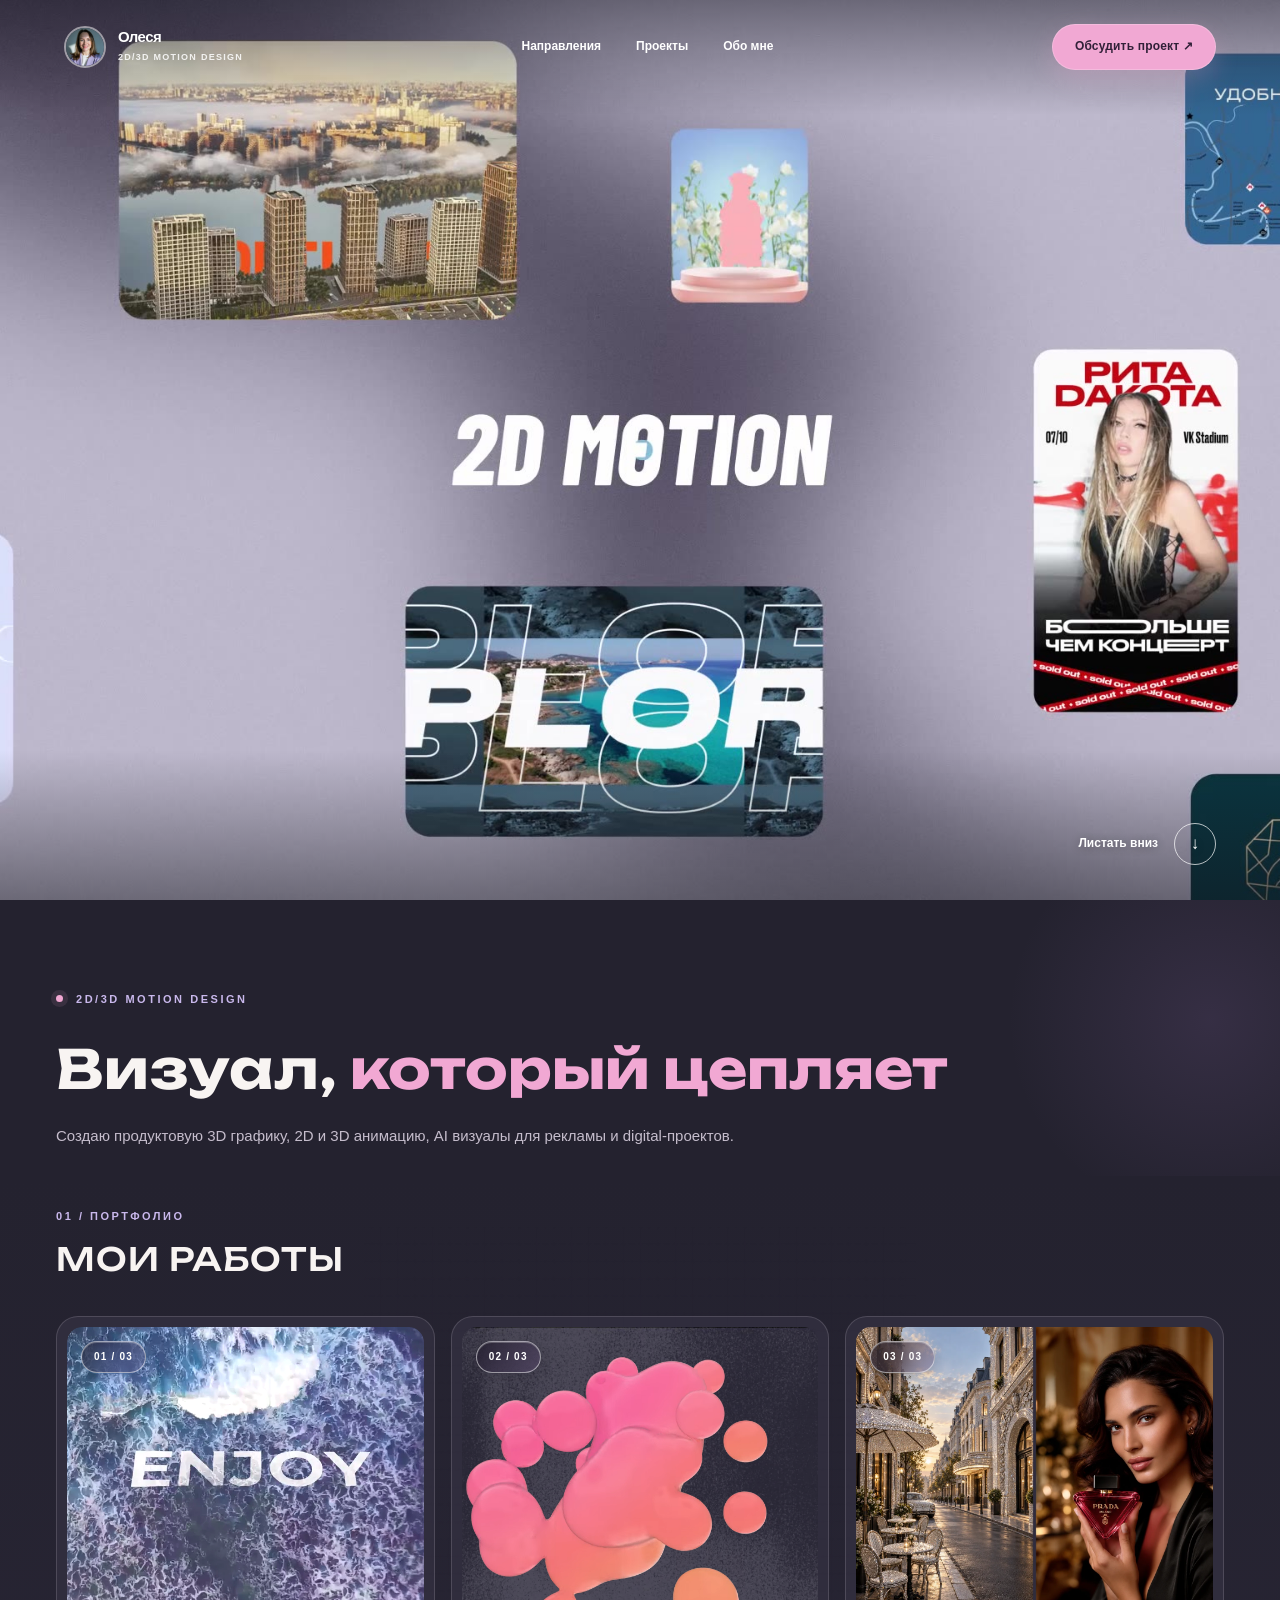
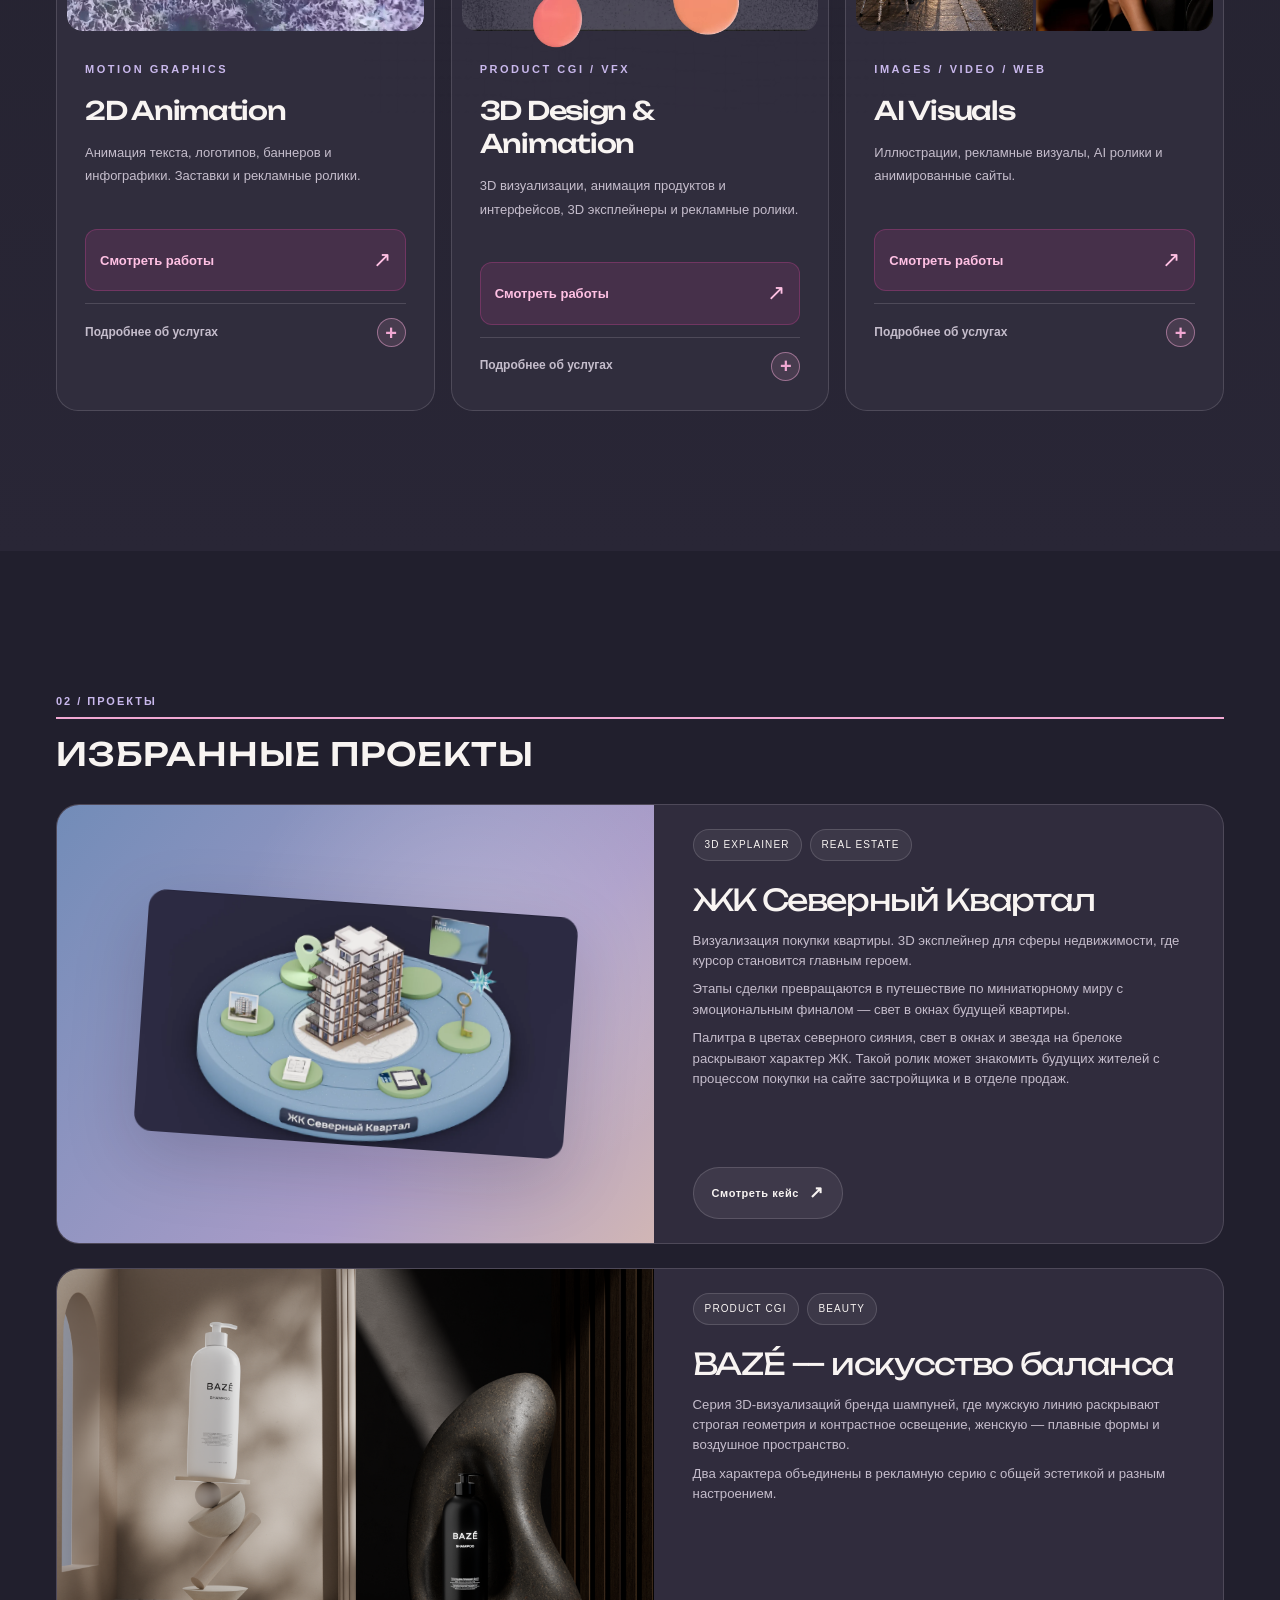
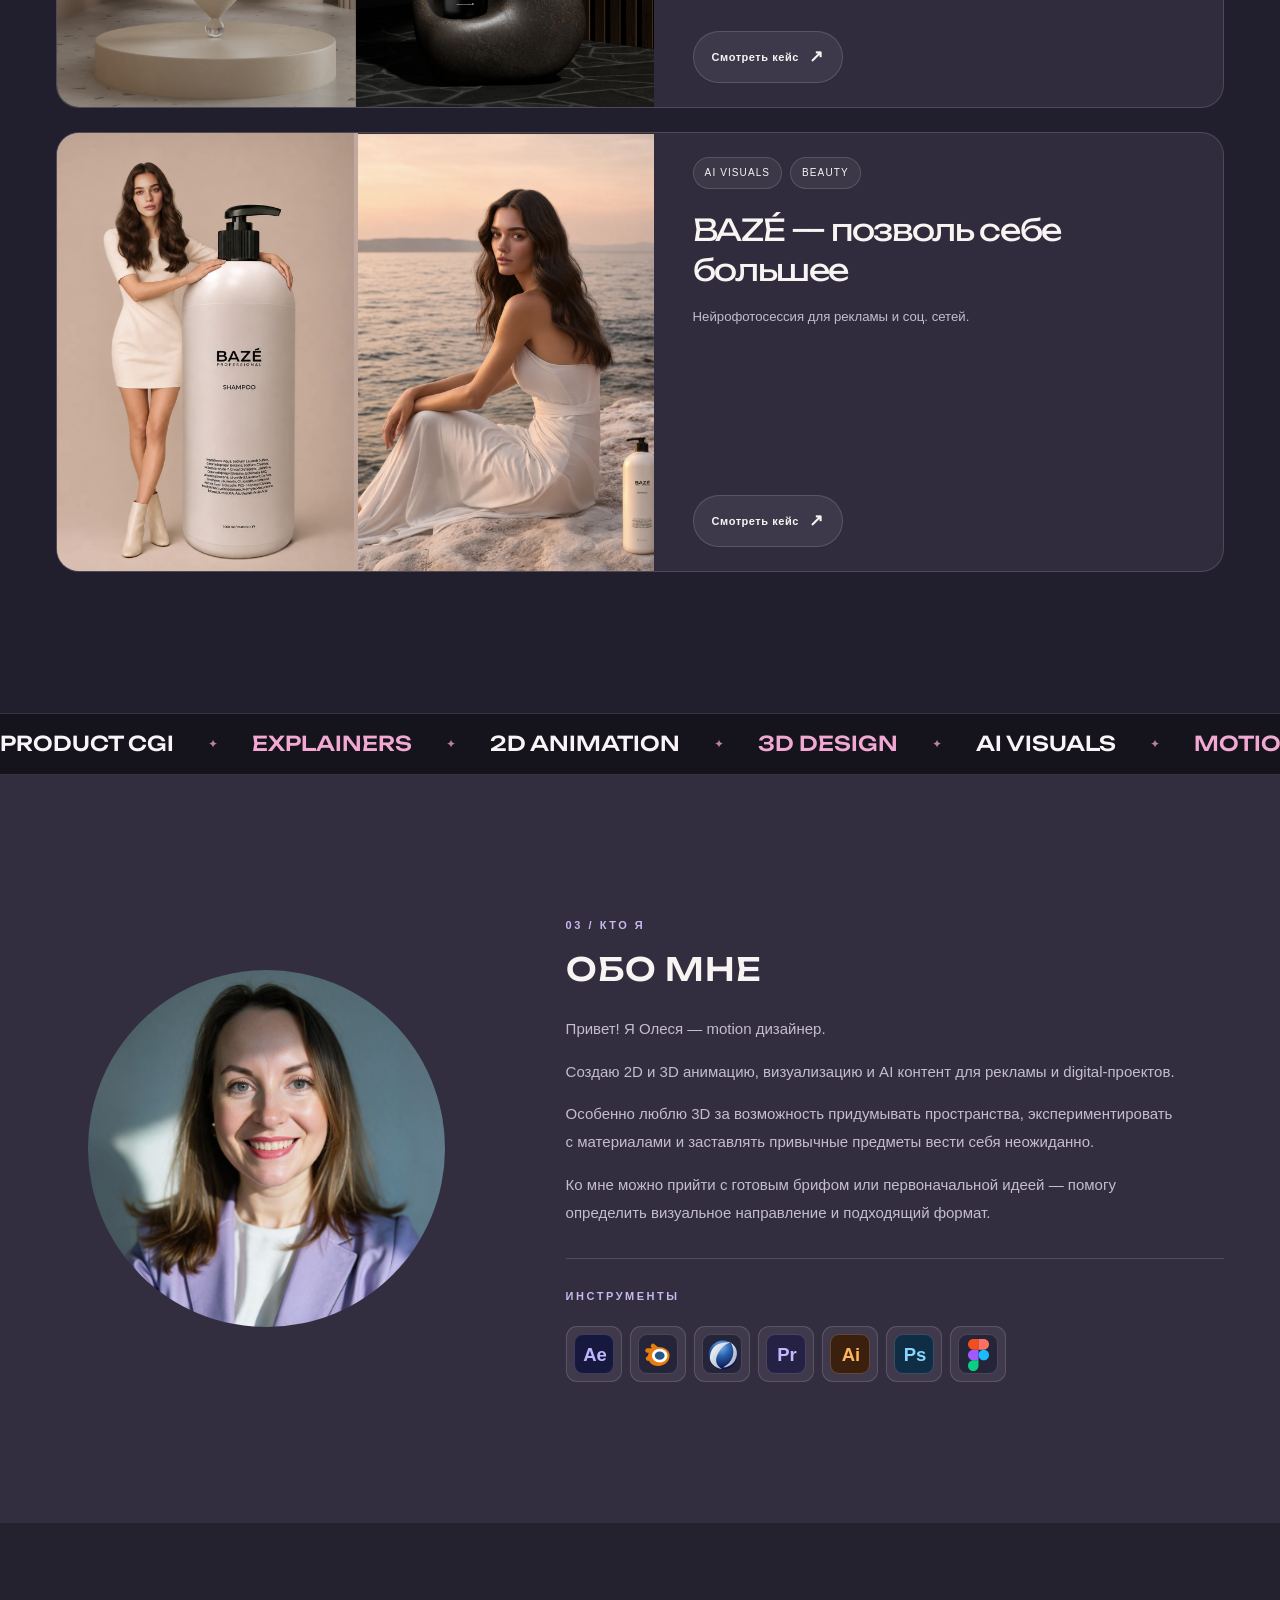
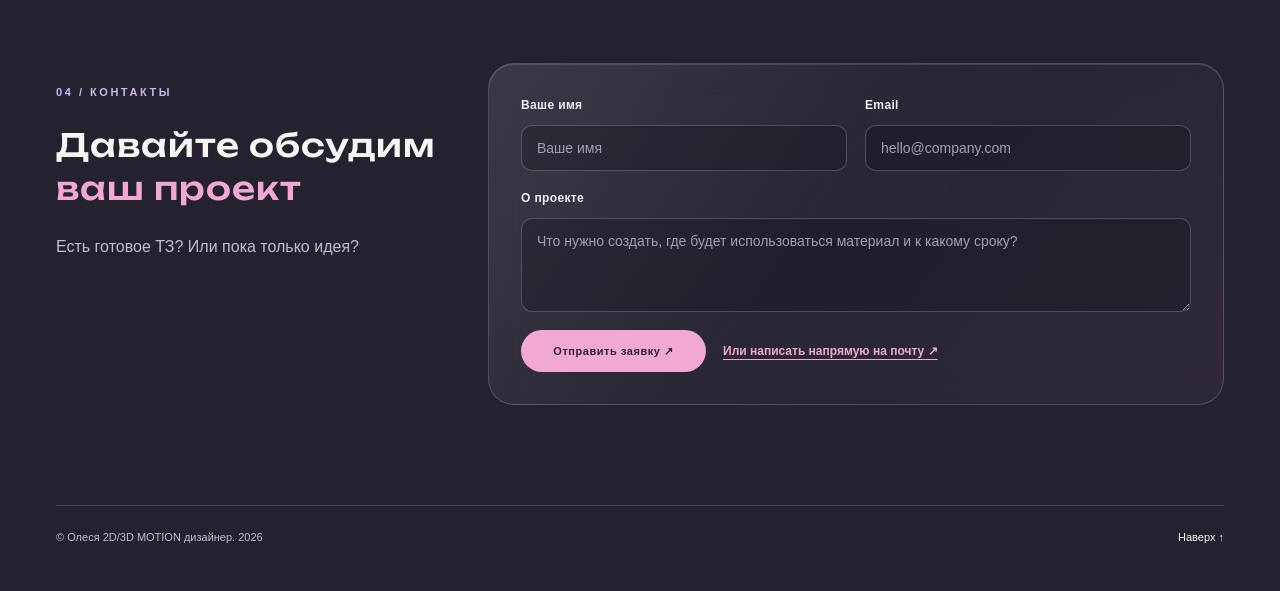
<file: index.html>
<!DOCTYPE html>

<html lang="ru"><head><meta name="p:domain_verify" content="2f85bbd398a0938d66aecf877e7fd2f7"/><meta charset="utf-8"/><meta content="width=device-width,initial-scale=1" name="viewport"/><meta content="#24222f" name="theme-color"/><meta content="2D- и 3D-анимация, продуктовая CGI-графика, рекламные ролики и AI-визуалы для брендов и digital-проектов. Портфолио Олеси." name="description"/><title>Моушн-дизайн, 3D и AI-визуалы — Олеся</title><meta content="Моушн-дизайн, 3D и AI-визуалы — Олеся" property="og:title"/><meta content="Визуал, который цепляет. 2D/3D-анимация, продуктовый CGI и AI-визуалы для рекламы и digital-проектов." property="og:description"/><link href="assets/favicon.svg" rel="icon" type="image/svg+xml"/><link as="image" href="assets/banner-poster.jpg" rel="preload"/><link href="styles.css?v=baze-ai-20261109-final-type" rel="stylesheet"/><script defer="" src="script.js?v=contact-20261028"></script></head><body>
<section aria-label="Авторский анимированный баннер" class="hero" id="top"><div aria-hidden="true" class="hero__poster"></div><video aria-label="Видеобаннер с авторскими работами в 2D, 3D и AI" autoplay="" class="hero__video" id="heroVideo" loop="" muted="" playsinline="" poster="assets/banner-poster.jpg" preload="metadata"><source src="assets/banner.mp4" type="video/mp4"/></video><div class="hero__top-shade"></div><div class="hero__bottom-shade"></div><header class="site-header"><a aria-label="Олеся — на главную" class="brand" href="#top"><img alt="" src="assets/portrait.jpg"/><span><strong>Олеся</strong><small>2D/3D MOTION DESIGN</small></span></a><nav aria-label="Главная навигация" class="nav"><a href="#services">Направления</a><a href="#cases">Проекты</a><a href="#about">Обо мне</a></nav><a class="header-cta" href="#contact">Обсудить проект ↗︎</a></header><button class="hero__control" hidden="" id="heroPlay" type="button">▶ Смотреть анимацию</button><div class="hero__foot hero__foot--minimal"><a href="#intro">Листать вниз <span>↓</span></a></div></section>
<main>
<section class="lead" id="intro"><div class="container"><div class="lead__meta eyebrow"><i></i> 2D/3D MOTION DESIGN</div><div class="lead__layout"><h1><span class="lead__first-word">Визуал,</span> <em>который цепляет</em></h1><p>Создаю продуктовую 3D графику, 2D и 3D анимацию, AI визуалы для рекламы и digital-проектов.</p></div></div></section>
<section class="directions section" id="services"><div class="container"><div class="section-heading reveal"><div><span class="eyebrow">01 / ПОРТФОЛИО</span><h2 class="portfolio-heading">МОИ РАБОТЫ</h2></div></div><div class="direction-grid">
<article class="direction-card direction-card--2d reveal pop-in"><a aria-label="Смотреть работы 2D" class="direction-card__entry" href="directions/2d/index.html"><div class="direction-card__image"><img class="direction-card__waves" src="assets/2d/waves-cover.webp" alt="" loading="lazy" decoding="async"/><span class="direction-card__number">01 / 03</span></div><div class="direction-card__text"><span class="eyebrow">MOTION GRAPHICS</span><h3>2D Animation</h3><p>Анимация текста, логотипов, баннеров и инфографики. Заставки и рекламные ролики.</p><span class="direction-card__view">Смотреть работы <span aria-hidden="true">↗︎</span></span></div></a><button aria-controls="direction-details-1" aria-expanded="false" class="direction-card__details-button" type="button"><span class="more-label">Подробнее об услугах</span><span aria-hidden="true" class="more-icon">+</span></button><div class="direction-card__panel" hidden="" id="direction-details-1"><ul><li>Подготовка макетов к анимации</li><li>Маски, 3D слои, трекинг и композитинг</li><li>Монтаж, визуальные эффекты, переходы и саунд-дизайн.</li></ul><div class="app-list"><span aria-label="After Effects" class="app-chip app-chip--ae" role="img" title="After Effects"><span aria-hidden="true" class="app-chip__icon"><img alt="" class="app-chip__mark" decoding="async" onerror="this.style.display='none';if(this.nextElementSibling)this.nextElementSibling.style.display='grid'" src="assets/app-icons/after-effects.svg"/><span aria-hidden="true" class="app-chip__fallback app-chip__fallback--ae">Ae</span></span><span class="app-chip__label">After Effects</span></span><span aria-label="Illustrator" class="app-chip app-chip--ai" role="img" title="Illustrator"><span aria-hidden="true" class="app-chip__icon"><img alt="" class="app-chip__mark" decoding="async" onerror="this.style.display='none';if(this.nextElementSibling)this.nextElementSibling.style.display='grid'" src="assets/app-icons/illustrator.svg"/><span aria-hidden="true" class="app-chip__fallback app-chip__fallback--ai">Ai</span></span><span class="app-chip__label">Illustrator</span></span><span aria-label="Photoshop" class="app-chip app-chip--ps" role="img" title="Photoshop"><span aria-hidden="true" class="app-chip__icon"><img alt="" class="app-chip__mark" decoding="async" onerror="this.style.display='none';if(this.nextElementSibling)this.nextElementSibling.style.display='grid'" src="assets/app-icons/photoshop.svg"/><span aria-hidden="true" class="app-chip__fallback app-chip__fallback--ps">Ps</span></span><span class="app-chip__label">Photoshop</span></span><span aria-label="Figma" class="app-chip app-chip--figma" role="img" title="Figma"><span aria-hidden="true" class="app-chip__icon"><img alt="" class="app-chip__mark" decoding="async" onerror="this.style.display='none';if(this.nextElementSibling)this.nextElementSibling.style.display='grid'" src="assets/icon-figma.svg"/><span aria-hidden="true" class="app-chip__fallback app-chip__fallback--figma"><img alt="" class="app-chip__fallback-image" src="assets/icon-figma.svg"/></span></span><span class="app-chip__label">Figma</span></span></div></div></article>
<article class="direction-card direction-card--3d reveal pop-in"><a aria-label="Смотреть работы 3D" class="direction-card__entry" href="directions/3d/index.html"><div class="direction-card__image"><img class="direction-card__grain" alt="" loading="lazy" decoding="async" src="assets/3d-card-grain.webp"/><video class="direction-card__figure" autoplay muted loop playsinline preload="metadata" poster="assets/3d-card-figure-still.png" aria-hidden="true" tabindex="-1"><source src="assets/3d-card-figure-alpha.webm" type="video/webm"/></video><img class="direction-card__figure-mobile" src="assets/3d-card-figure-mobile.webp" alt="" aria-hidden="true" loading="lazy" decoding="async"/><span class="direction-card__number">02 / 03</span></div><div class="direction-card__text"><span class="eyebrow">PRODUCT CGI / VFX</span><h3>3D Design &amp; Animation</h3><p>3D визуализации, анимация продуктов и интерфейсов, 3D эксплейнеры и рекламные ролики.</p><span class="direction-card__view">Смотреть работы <span aria-hidden="true">↗︎</span></span></div></a><button aria-controls="direction-details-2" aria-expanded="false" class="direction-card__details-button" type="button"><span class="more-label">Подробнее об услугах</span><span aria-hidden="true" class="more-icon">+</span></button><div class="direction-card__panel" hidden="" id="direction-details-2"><ul><li>CGI pipeline: разработка креативной концепции, подбор референсов и переходов, раскадровка</li><li>Блокинг (анимация объектов и камер)</li><li>Моделирование, шейдинг, освещение, симуляции жидкости, дыма и ткани</li><li>Рендер, композитинг, монтаж и саунд-дизайн.</li></ul><div class="app-list"><span aria-label="Blender" class="app-chip app-chip--blender" role="img" title="Blender"><span aria-hidden="true" class="app-chip__icon"><img alt="" class="app-chip__mark" decoding="async" onerror="this.style.display='none';if(this.nextElementSibling)this.nextElementSibling.style.display='grid'" src="assets/icon-blender-fallback.svg"/><span aria-hidden="true" class="app-chip__fallback app-chip__fallback--blender"><img alt="" class="app-chip__fallback-image" src="assets/icon-blender-fallback.svg"/></span></span><span class="app-chip__label">Blender</span></span><span aria-label="Cinema 4D" class="app-chip app-chip--c4d" role="img" title="Cinema 4D"><span aria-hidden="true" class="app-chip__icon"><img alt="" class="app-chip__mark" decoding="async" onerror="this.style.display='none';if(this.nextElementSibling)this.nextElementSibling.style.display='grid'" src="assets/icon-c4d-fallback.svg"/><span aria-hidden="true" class="app-chip__fallback app-chip__fallback--c4d"><img alt="" class="app-chip__fallback-image" src="assets/icon-c4d-fallback.svg"/></span></span><span class="app-chip__label">Cinema 4D</span></span><span aria-label="After Effects" class="app-chip app-chip--ae" role="img" title="After Effects"><span aria-hidden="true" class="app-chip__icon"><img alt="" class="app-chip__mark" decoding="async" onerror="this.style.display='none';if(this.nextElementSibling)this.nextElementSibling.style.display='grid'" src="assets/app-icons/after-effects.svg"/><span aria-hidden="true" class="app-chip__fallback app-chip__fallback--ae">Ae</span></span><span class="app-chip__label">After Effects</span></span></div></div></article>
<article class="direction-card reveal pop-in"><a aria-label="Смотреть работы AI" class="direction-card__entry" href="directions/ai/index.html"><div class="direction-card__image"><img alt="AI Visuals — кристальная улица и рекламная визуализация парфюма" loading="lazy" src="assets/ai/cover-duo.webp"/><span class="direction-card__number">03 / 03</span></div><div class="direction-card__text"><span class="eyebrow">IMAGES / VIDEO / WEB</span><h3>AI Visuals</h3><p>Иллюстрации, рекламные визуалы, AI ролики и анимированные сайты.</p><span class="direction-card__view">Смотреть работы <span aria-hidden="true">↗︎</span></span></div></a><button aria-controls="direction-details-3" aria-expanded="false" class="direction-card__details-button" type="button"><span class="more-label">Подробнее об услугах</span><span aria-hidden="true" class="more-icon">+</span></button><div class="direction-card__panel" hidden="" id="direction-details-3"><ul><li>Разработка визуальной концепции и стилистики</li><li>Генерация и доработка изображений для рекламы и digital</li><li>AI видео: сценарий, раскадровка, монтаж и саунд-дизайн</li><li>Дизайн и создание анимированных лендингов и сайтов с помощью AI.</li></ul><div class="app-list"><span aria-label="Midjourney" class="app-chip app-chip--ai app-chip--midjourney" role="img" title="Midjourney"><span aria-hidden="true" class="app-chip__icon"><img alt="" class="app-chip__mark app-chip__mark--official" decoding="async" src="assets/app-icons/midjourney.svg" onerror="this.style.display='none';if(this.nextElementSibling)this.nextElementSibling.style.display='grid'"/></span><span class="app-chip__label">Midjourney</span></span><span aria-label="Seedance" class="app-chip app-chip--ai app-chip--seedance" role="img" title="Seedance"><span aria-hidden="true" class="app-chip__icon"><img alt="" class="app-chip__mark app-chip__mark--official" decoding="async" src="assets/app-icons/seedance.svg" onerror="this.style.display='none';if(this.nextElementSibling)this.nextElementSibling.style.display='grid'"/></span><span class="app-chip__label">Seedance</span></span><span aria-label="Kling" class="app-chip app-chip--ai app-chip--kling" role="img" title="Kling"><span aria-hidden="true" class="app-chip__icon"><img alt="" class="app-chip__mark app-chip__mark--official" decoding="async" src="assets/app-icons/kling-color.svg" onerror="this.style.display='none';if(this.nextElementSibling)this.nextElementSibling.style.display='grid'"/></span><span class="app-chip__label">Kling</span></span><span aria-label="Runway" class="app-chip app-chip--ai app-chip--runway" role="img" title="Runway"><span aria-hidden="true" class="app-chip__icon"><img alt="" class="app-chip__mark app-chip__mark--official" decoding="async" src="assets/app-icons/runway.svg" onerror="this.style.display='none';if(this.nextElementSibling)this.nextElementSibling.style.display='grid'"/></span><span class="app-chip__label">Runway</span></span></div></div></article>
</div></div></section>
<section class="projects section" id="cases"><div class="container"><div class="section-heading reveal"><div><span class="eyebrow">02 / ПРОЕКТЫ</span><h2 class="projects__heading">ИЗБРАННЫЕ ПРОЕКТЫ</h2></div></div><div class="case-list">
<a aria-label="Открыть кейс ЖК Северный Квартал" class="case-card reveal" href="projects/severny-kvartal/index.html"><div class="case-art case-art--city"><img alt="Финальный кадр 3D-ролика ЖК Северный Квартал" loading="lazy" src="assets/severny/final-poster.webp?v=hq-3"/></div><div class="case-card__text"><div class="case-card__tags"><span>3D Explainer</span><span>Real Estate</span></div><h3>ЖК Северный Квартал</h3><div class="case-card__paragraphs"><p>Визуализация покупки квартиры. 3D эксплейнер для сферы недвижимости, где курсор становится главным героем.</p><p>Этапы сделки превращаются в путешествие по миниатюрному миру с эмоциональным финалом — свет в окнах будущей квартиры.</p><p>Палитра в цветах северного сияния, свет в окнах и звезда на брелоке раскрывают характер ЖК. Такой ролик может знакомить будущих жителей с процессом покупки на сайте застройщика и в отделе продаж.</p></div><span class="pill">Смотреть кейс <span class="arrow">↗︎</span></span></div></a>
<a aria-label="Открыть кейс BAZÉ" class="case-card reveal" href="projects/baze/index.html"><div class="case-art case-art--baze baze-double-art"><img alt="BAZÉ — бежевый продуктовый рендер" class="baze-double-art__beige" loading="lazy" src="assets/baze/beige-balance.png"/><img alt="BAZÉ — флакон в каменной скульптуре" class="baze-double-art__stone" loading="lazy" src="assets/baze/black-stone.png"/></div><div class="case-card__text"><div class="case-card__tags"><span>Product CGI</span><span>BEAUTY</span></div><h3>BAZÉ — искусство баланса</h3><div class="case-card__paragraphs"><p>Серия 3D-визуализаций бренда шампуней, где мужскую линию раскрывают строгая геометрия и контрастное освещение, женскую — плавные формы и воздушное пространство.</p><p>Два характера объединены в рекламную серию с общей эстетикой и разным настроением.</p></div><span class="pill">Смотреть кейс <span class="arrow">↗︎</span></span></div></a>
<a aria-label="Открыть кейс BAZÉ — Позволь себе большее" class="case-card reveal case-card--baze-ai" href="projects/baze-ai/index.html"><div class="case-art case-art--baze-ai"><img src="assets/baze-ai/baze-ai-01.webp?v=final-20261109" alt="BAZÉ — модель с гигантским флаконом шампуня" loading="lazy" decoding="async"/><img src="assets/baze-ai/baze-ai-04.webp?v=final-20261109" alt="BAZÉ — модель у моря на закате" loading="lazy" decoding="async"/></div><div class="case-card__text baze-ai-card__text"><div class="case-card__tags"><span>AI Visuals</span><span>Beauty</span></div><h3>BAZÉ — позволь себе большее</h3><p class="baze-ai-card__summary">Нейрофотосессия для рекламы и соц. сетей.</p><span class="pill">Смотреть кейс <span class="arrow">↗︎</span></span></div></a>
</div></div></section>
<div aria-hidden="true" aria-label="Направления: 2D Motion, 3D Design, AI Visuals и Product CGI" class="ticker ticker--motion"><div class="ticker__track"><div class="ticker__group"><span class="ticker__item">PRODUCT CGI</span><span class="ticker__star">✦</span><span class="ticker__item ticker__item--pink">EXPLAINERS</span><span class="ticker__star">✦</span><span class="ticker__item">2D ANIMATION</span><span class="ticker__star">✦</span><span class="ticker__item ticker__item--pink">3D DESIGN</span><span class="ticker__star">✦</span><span class="ticker__item">AI VISUALS</span><span class="ticker__star">✦</span><span class="ticker__item ticker__item--pink">MOTION GRAPHICS</span><span class="ticker__star">✦</span></div><div aria-hidden="true" class="ticker__group"><span class="ticker__item">PRODUCT CGI</span><span class="ticker__star">✦</span><span class="ticker__item ticker__item--pink">EXPLAINERS</span><span class="ticker__star">✦</span><span class="ticker__item">2D ANIMATION</span><span class="ticker__star">✦</span><span class="ticker__item ticker__item--pink">3D DESIGN</span><span class="ticker__star">✦</span><span class="ticker__item">AI VISUALS</span><span class="ticker__star">✦</span><span class="ticker__item ticker__item--pink">MOTION GRAPHICS</span><span class="ticker__star">✦</span></div></div></div>
<section class="about section" id="about"><div class="container about__inner"><div class="about__portrait reveal"><img alt="Портрет Олеси" loading="lazy" src="assets/portrait.jpg"/></div><div class="about__content reveal"><span class="eyebrow">03 / КТО Я</span><h2 class="about__heading">ОБО МНЕ</h2><p>Привет! Я Олеся — motion дизайнер.</p><p>Создаю 2D и 3D анимацию, визуализацию и AI контент для рекламы и digital-проектов.</p><p>Особенно люблю 3D за возможность придумывать пространства, экспериментировать с материалами и заставлять привычные предметы вести себя неожиданно.</p><p>Ко мне можно прийти с готовым брифом или первоначальной идеей — помогу определить визуальное направление и подходящий формат.</p><div class="tools"><span class="eyebrow">Инструменты</span><div class="tools__apps"><span aria-label="After Effects" class="app-chip app-chip--ae" role="img" title="After Effects"><span aria-hidden="true" class="app-chip__icon"><img alt="" class="app-chip__mark" decoding="async" onerror="this.style.display='none';if(this.nextElementSibling)this.nextElementSibling.style.display='grid'" src="assets/app-icons/after-effects.svg"/><span aria-hidden="true" class="app-chip__fallback app-chip__fallback--ae">Ae</span></span><span class="app-chip__label">After Effects</span></span><span aria-label="Blender" class="app-chip app-chip--blender" role="img" title="Blender"><span aria-hidden="true" class="app-chip__icon"><img alt="" class="app-chip__mark" decoding="async" onerror="this.style.display='none';if(this.nextElementSibling)this.nextElementSibling.style.display='grid'" src="assets/icon-blender-fallback.svg"/><span aria-hidden="true" class="app-chip__fallback app-chip__fallback--blender"><img alt="" class="app-chip__fallback-image" src="assets/icon-blender-fallback.svg"/></span></span><span class="app-chip__label">Blender</span></span><span aria-label="Cinema 4D" class="app-chip app-chip--c4d" role="img" title="Cinema 4D"><span aria-hidden="true" class="app-chip__icon"><img alt="" class="app-chip__mark" decoding="async" onerror="this.style.display='none';if(this.nextElementSibling)this.nextElementSibling.style.display='grid'" src="assets/icon-c4d-fallback.svg"/><span aria-hidden="true" class="app-chip__fallback app-chip__fallback--c4d"><img alt="" class="app-chip__fallback-image" src="assets/icon-c4d-fallback.svg"/></span></span><span class="app-chip__label">Cinema 4D</span></span><span aria-label="Premiere Pro" class="app-chip app-chip--premiere" role="img" title="Premiere Pro"><span aria-hidden="true" class="app-chip__icon"><img alt="" class="app-chip__mark" decoding="async" onerror="this.style.display='none';if(this.nextElementSibling)this.nextElementSibling.style.display='grid'" src="assets/app-icons/premiere.svg"/><span aria-hidden="true" class="app-chip__fallback app-chip__fallback--premiere">Pr</span></span><span class="app-chip__label">Premiere Pro</span></span><span aria-label="Illustrator" class="app-chip app-chip--ai" role="img" title="Illustrator"><span aria-hidden="true" class="app-chip__icon"><img alt="" class="app-chip__mark" decoding="async" onerror="this.style.display='none';if(this.nextElementSibling)this.nextElementSibling.style.display='grid'" src="assets/app-icons/illustrator.svg"/><span aria-hidden="true" class="app-chip__fallback app-chip__fallback--ai">Ai</span></span><span class="app-chip__label">Illustrator</span></span><span aria-label="Photoshop" class="app-chip app-chip--ps" role="img" title="Photoshop"><span aria-hidden="true" class="app-chip__icon"><img alt="" class="app-chip__mark" decoding="async" onerror="this.style.display='none';if(this.nextElementSibling)this.nextElementSibling.style.display='grid'" src="assets/app-icons/photoshop.svg"/><span aria-hidden="true" class="app-chip__fallback app-chip__fallback--ps">Ps</span></span><span class="app-chip__label">Photoshop</span></span><span aria-label="Figma" class="app-chip app-chip--figma" role="img" title="Figma"><span aria-hidden="true" class="app-chip__icon"><img alt="" class="app-chip__mark" decoding="async" onerror="this.style.display='none';if(this.nextElementSibling)this.nextElementSibling.style.display='grid'" src="assets/icon-figma.svg"/><span aria-hidden="true" class="app-chip__fallback app-chip__fallback--figma"><img alt="" class="app-chip__fallback-image" src="assets/icon-figma.svg"/></span></span><span class="app-chip__label">Figma</span></span></div></div></div></div></section>
<section class="contact section" id="contact"><div class="container"><div class="contact__layout"><div class="contact__intro"><span class="eyebrow">04 / КОНТАКТЫ</span><h2>Давайте обсудим<br/><span class="accent">ваш проект</span></h2><p>Есть готовое ТЗ? Или пока только идея?</p></div><div class="contact-form-wrap" id="contact-form"><form class="contact-form" id="portfolioContactForm" action="https://formsubmit.co/oleskurguzova@gmail.com" method="POST"><input type="hidden" name="_subject" value="Новая заявка с сайта Олеся — 2D / 3D Design"/><input type="hidden" name="_template" value="table"/><input type="hidden" name="_url" value="https://olesya-3d-motion.github.io/"/><input type="hidden" name="_captcha" value="false"/><input type="text" name="_honey" tabindex="-1" autocomplete="off" aria-hidden="true" style="display:none"/><label>Ваше имя<input autocomplete="name" maxlength="100" name="name" placeholder="Ваше имя" required="" type="text"/></label><label>Email<input autocomplete="email" maxlength="200" name="email" placeholder="hello@company.com" required="" type="email"/></label><label class="contact-form__full">О проекте<textarea maxlength="4000" name="message" placeholder="Что нужно создать, где будет использоваться материал и к какому сроку?" required="" rows="4"></textarea></label><div class="contact-form__bottom"><button class="pill pill--pink contact-form__button" id="contactSubmitButton" type="submit">Отправить заявку ↗︎</button><p class="contact-form__help" id="contactFormStatus" role="status" aria-live="polite"></p><a class="contact-form__fallback" id="contactEmailFallback" href="mailto:oleskurguzova@gmail.com?subject=Заявка%20с%20сайта">Или написать напрямую на почту ↗︎</a></div></form></div></div><footer class="footer"><span>© Олеся 2D/3D MOTION дизайнер. 2026</span><a href="#top">Наверх ↑</a></footer></div></section>
</main><div aria-hidden="true" class="cursor-glow" id="cursorGlow"></div></body></html>
</file>
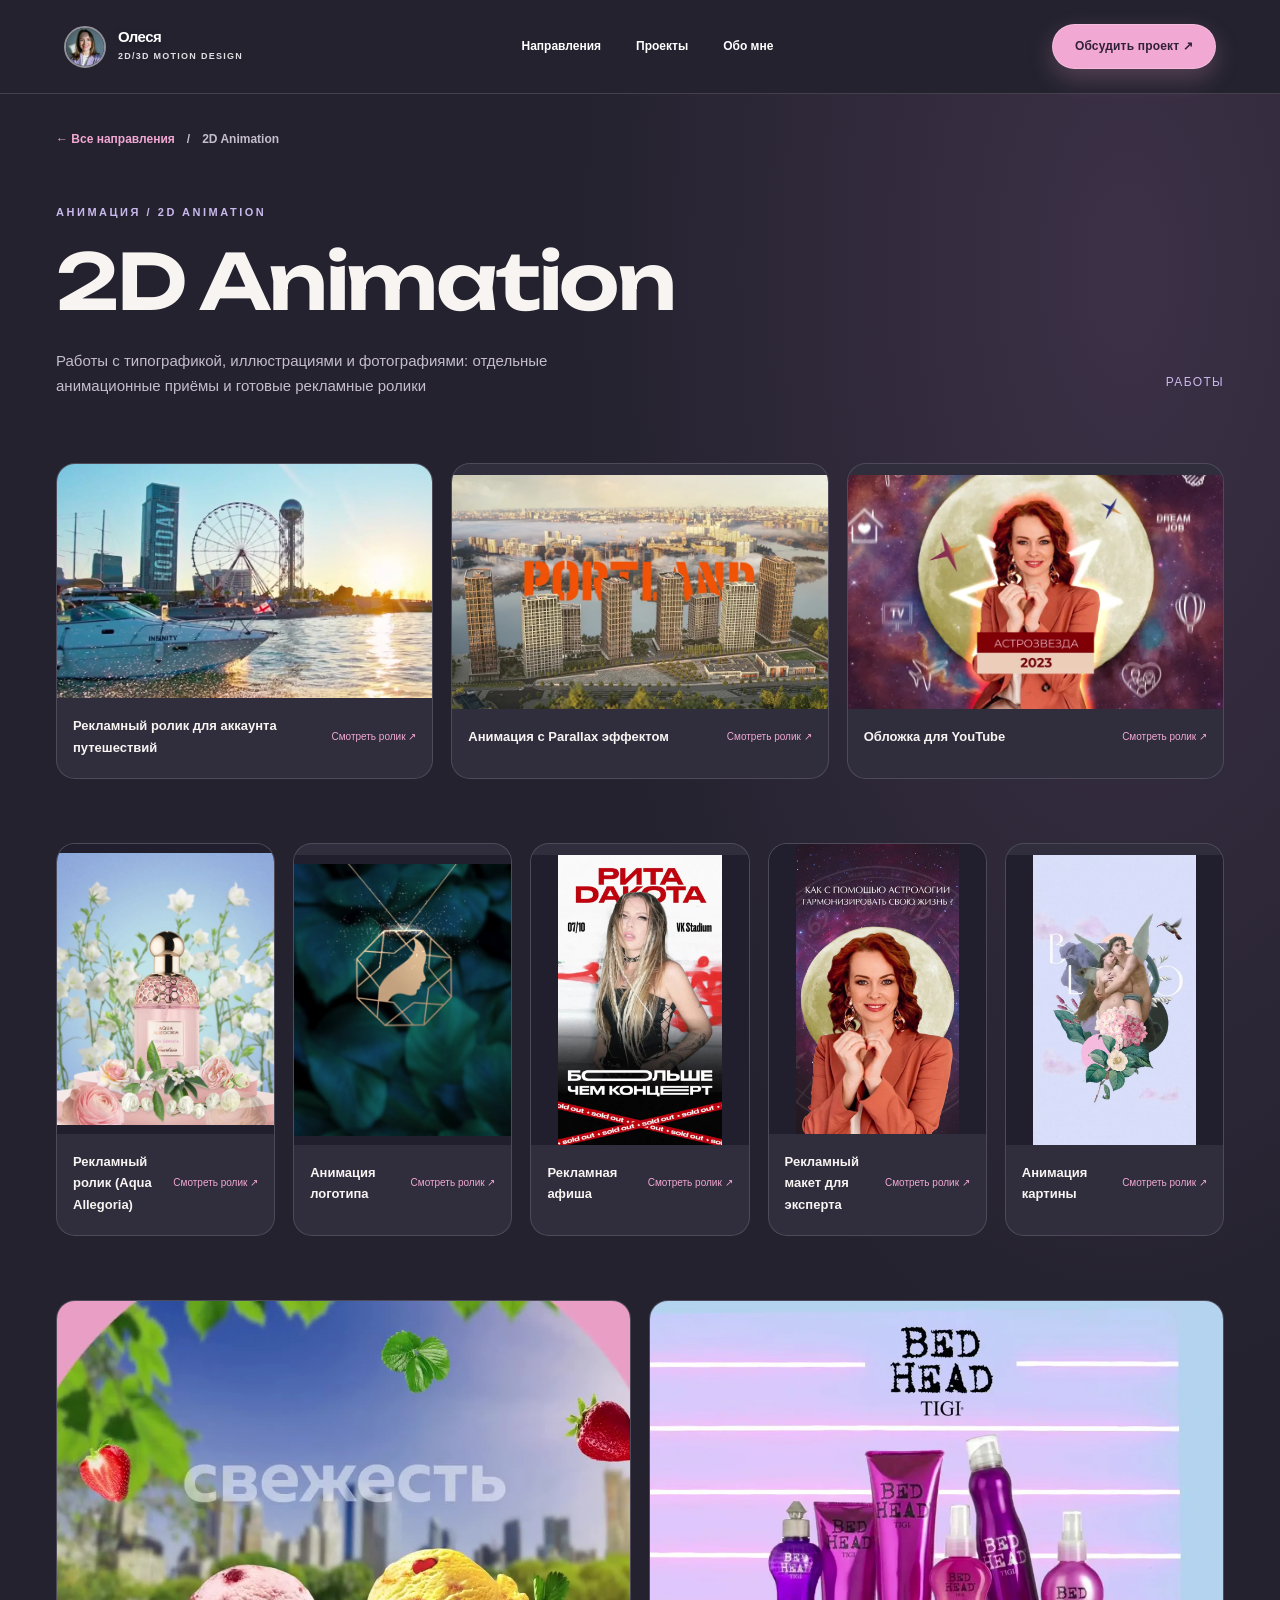
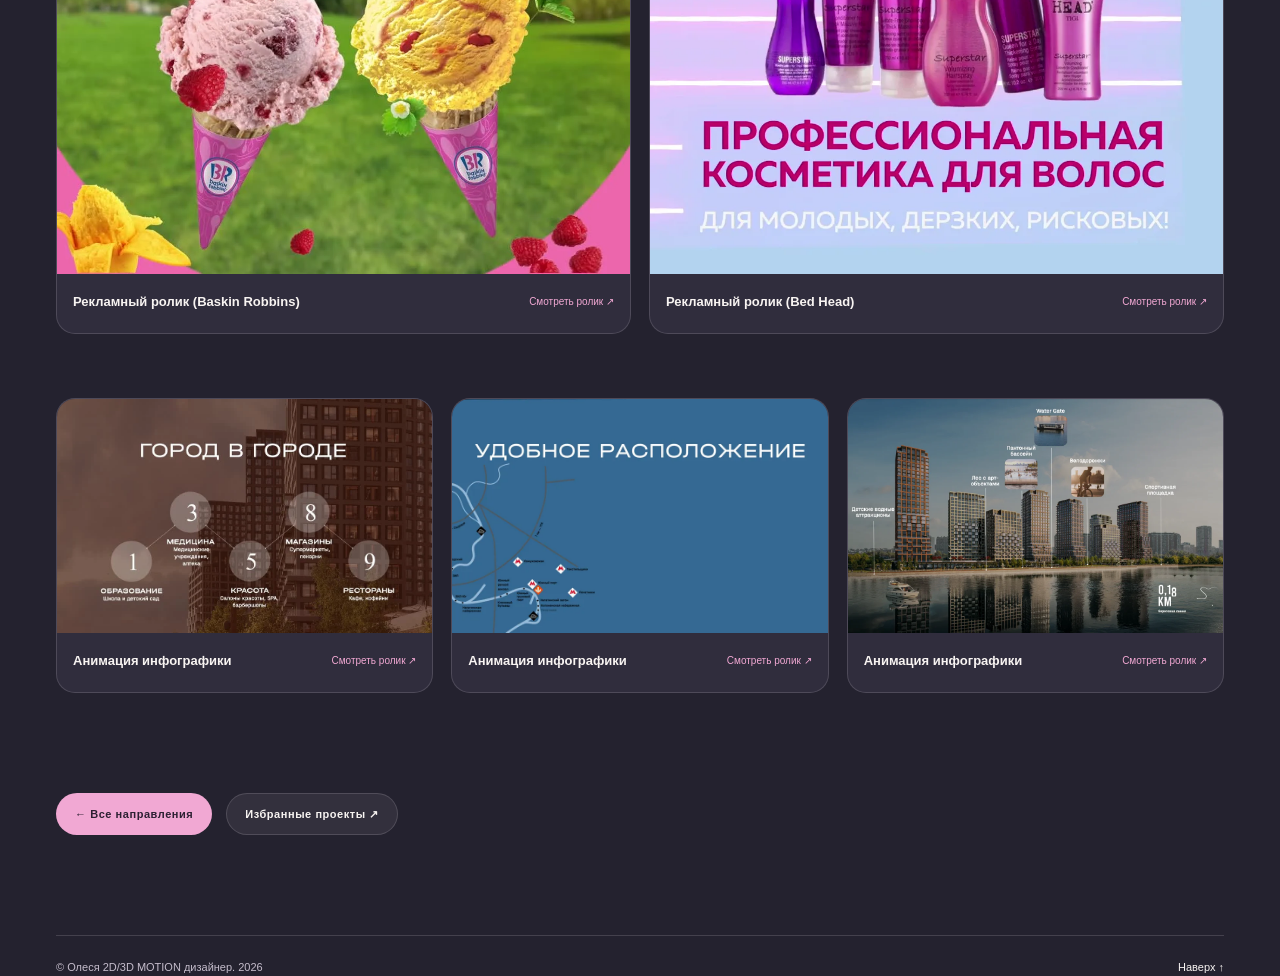
<file: directions/2d/index.html>
<!DOCTYPE html>

<html lang="ru"><head><meta charset="utf-8"/><meta content="width=device-width,initial-scale=1" name="viewport"/><meta content="#24222f" name="theme-color"/><meta content="Работы Олеси в 2D Motion — анимация, рекламные ролики, графика" name="description"/><title>2D Animation — Олеся</title><link href="../../assets/favicon.svg" rel="icon" type="image/svg+xml"/><link href="../../styles.css?v=portfolio-copy-20261102-v1" rel="stylesheet"/><script defer="" src="../../script.js"></script><script defer="" src="../../assets/2d/lightbox.js?v=streaming-reliability-20261029-v2"></script></head>
<body><header class="site-header site-header--inner"><a class="brand" href="../../index.html"><img alt="" src="../../assets/portrait.jpg"/><span><strong>Олеся</strong><small>2D/3D MOTION DESIGN</small></span></a><nav class="nav"><a href="../../index.html#services">Направления</a><a href="../../index.html#cases">Проекты</a><a href="../../index.html#about">Обо мне</a></nav><a class="header-cta" href="../../index.html#contact">Обсудить проект ↗︎</a></header>
<main class="gallery-page work-portfolio"><div class="container"><div class="crumbs"><a href="../../index.html#services">← Все направления</a><span>/</span><span>2D Animation</span></div><div class="gallery-intro"><div><span class="eyebrow">Анимация / 2D Animation</span><h1>2D Animation</h1><p>Работы с типографикой, иллюстрациями и фотографиями: отдельные анимационные приёмы и готовые рекламные ролики</p></div><span class="gallery-intro__label">Работы</span></div>
<section aria-label="Галерея работ 2D" class="work-group work-group--featured"><div class="work-grid work-grid--featured"><button aria-label="Смотреть видео Рекламный ролик для аккаунта путешествий" class="work-card work-card--wide reveal" data-poster="../../assets/2d/poster-beach-tours-t03.webp" data-title="Рекламный ролик для аккаунта путешествий" data-video="../../assets/2d/web/beach-tours.mp4" type="button"><span class="work-card__media"><img alt="Кадр из работы Рекламный ролик для аккаунта путешествий" decoding="async" loading="lazy" src="../../assets/2d/poster-beach-tours-t03.webp"/><span aria-hidden="true" class="work-card__play">▶</span></span><span class="work-card__meta"><strong>Рекламный ролик для аккаунта путешествий</strong><span>Смотреть ролик ↗︎</span></span></button>
<button aria-label="Смотреть видео Анимация с Parallax эффектом" class="work-card work-card--wide reveal" data-poster="../../assets/2d/poster-portland-t03.webp" data-title="Анимация с Parallax эффектом" data-video="../../assets/2d/web/portland.mp4" type="button"><span class="work-card__media"><img alt="Кадр из работы Анимация с Parallax эффектом" decoding="async" loading="lazy" src="../../assets/2d/poster-portland-t03.webp"/><span aria-hidden="true" class="work-card__play">▶</span></span><span class="work-card__meta"><strong>Анимация с Parallax эффектом</strong><span>Смотреть ролик ↗︎</span></span></button>
<button aria-label="Смотреть видео Обложка для YouTube" class="work-card work-card--wide reveal" data-poster="../../assets/2d/poster-youtube-t06.webp" data-title="Обложка для YouTube" data-video="../../assets/2d/web/youtube.mp4" type="button"><span class="work-card__media"><img alt="Кадр из работы Обложка для YouTube" decoding="async" loading="lazy" src="../../assets/2d/poster-youtube-t06.webp"/><span aria-hidden="true" class="work-card__play">▶</span></span><span class="work-card__meta"><strong>Обложка для YouTube</strong><span>Смотреть ролик ↗︎</span></span></button></div></section>
<section aria-label="Галерея работ 2D" class="work-group"><div class="work-grid work-grid--portrait"><button aria-label="Смотреть видео Рекламный ролик (Aqua Allegoria)" class="work-card work-card--portrait reveal" data-poster="../../assets/2d/aqua-allegoria.webp" data-title="Рекламный ролик (Aqua Allegoria)" data-video="../../assets/2d/web/aqua-allegoria.mp4" type="button"><span class="work-card__media"><img alt="Кадр из работы Рекламный ролик (Aqua Allegoria)" decoding="async" loading="lazy" src="../../assets/2d/aqua-allegoria.webp"/><span aria-hidden="true" class="work-card__play">▶</span></span><span class="work-card__meta"><strong>Рекламный ролик (Aqua Allegoria)</strong><span>Смотреть ролик ↗︎</span></span></button>
<button aria-label="Смотреть видео Анимация логотипа" class="work-card work-card--portrait reveal" data-poster="../../assets/2d/poster-animation-logo-t10.webp" data-title="Анимация логотипа" data-video="../../assets/2d/web/animation-logo.mp4" type="button"><span class="work-card__media"><img alt="Кадр из работы Анимация логотипа" decoding="async" loading="lazy" src="../../assets/2d/poster-animation-logo-t10.webp"/><span aria-hidden="true" class="work-card__play">▶</span></span><span class="work-card__meta"><strong>Анимация логотипа</strong><span>Смотреть ролик ↗︎</span></span></button>
<button aria-label="Смотреть видео Рекламная афиша" class="work-card work-card--portrait reveal" data-poster="../../assets/2d/afisha.webp" data-title="Рекламная афиша" data-video="../../assets/2d/web/afisha.mp4" type="button"><span class="work-card__media"><img alt="Кадр из работы Рекламная афиша" decoding="async" loading="lazy" src="../../assets/2d/afisha.webp"/><span aria-hidden="true" class="work-card__play">▶</span></span><span class="work-card__meta"><strong>Рекламная афиша</strong><span>Смотреть ролик ↗︎</span></span></button>
<button aria-label="Смотреть видео Рекламный макет для эксперта" class="work-card work-card--portrait reveal" data-poster="../../assets/2d/poster-reklamny-maket-t03.webp" data-title="Рекламный макет для эксперта" data-video="../../assets/2d/web/reklamny-maket.mp4" type="button"><span class="work-card__media"><img alt="Кадр из работы Рекламный макет для эксперта" decoding="async" loading="lazy" src="../../assets/2d/poster-reklamny-maket-t03.webp"/><span aria-hidden="true" class="work-card__play">▶</span></span><span class="work-card__meta"><strong>Рекламный макет для эксперта</strong><span>Смотреть ролик ↗︎</span></span></button>
<button aria-label="Смотреть видео Анимация картины" class="work-card work-card--portrait reveal" data-poster="../../assets/2d/14-fevralya.webp" data-title="Анимация картины" data-video="../../assets/2d/web/14-fevralya.mp4" type="button"><span class="work-card__media"><img alt="Кадр из работы Анимация картины" decoding="async" loading="lazy" src="../../assets/2d/14-fevralya.webp"/><span aria-hidden="true" class="work-card__play">▶</span></span><span class="work-card__meta"><strong>Анимация картины</strong><span>Смотреть ролик ↗︎</span></span></button></div></section>
<section aria-label="Галерея работ 2D" class="work-group"><div class="work-grid work-grid--square"><button aria-label="Смотреть видео Рекламный ролик (Baskin Robbins)" class="work-card work-card--square reveal" data-poster="../../assets/2d/baskin-robbins.webp" data-title="Рекламный ролик (Baskin Robbins)" data-video="../../assets/2d/baskin-robbins.mp4" type="button"><span class="work-card__media"><img alt="Кадр из работы Рекламный ролик (Baskin Robbins)" decoding="async" loading="lazy" src="../../assets/2d/baskin-robbins.webp"/><span aria-hidden="true" class="work-card__play">▶</span></span><span class="work-card__meta"><strong>Рекламный ролик (Baskin Robbins)</strong><span>Смотреть ролик ↗︎</span></span></button>
<button aria-label="Смотреть видео Рекламный ролик (Bed Head)" class="work-card work-card--square reveal" data-poster="../../assets/2d/poster-bed-head-t16.webp" data-title="Рекламный ролик (Bed Head)" data-video="../../assets/2d/bed-head.mp4" type="button"><span class="work-card__media"><img alt="Кадр из работы Рекламный ролик (Bed Head)" decoding="async" loading="lazy" src="../../assets/2d/poster-bed-head-t16.webp"/><span aria-hidden="true" class="work-card__play">▶</span></span><span class="work-card__meta"><strong>Рекламный ролик (Bed Head)</strong><span>Смотреть ролик ↗︎</span></span></button></div></section>
<section aria-label="Галерея работ 2D" class="work-group"><div class="work-grid work-grid--featured">
<button aria-label="Смотреть видео Анимация инфографики" class="work-card work-card--wide reveal" data-poster="../../assets/2d/circle.webp" data-title="Анимация инфографики" data-video="../../assets/2d/circle.mp4" type="button"><span class="work-card__media"><img alt="Кадр из работы Анимация инфографики" decoding="async" loading="lazy" src="../../assets/2d/circle.webp"/><span aria-hidden="true" class="work-card__play">▶</span></span><span class="work-card__meta"><strong>Анимация инфографики</strong><span>Смотреть ролик ↗︎</span></span></button>
<button aria-label="Смотреть видео Анимация инфографики" class="work-card work-card--wide reveal" data-poster="../../assets/2d/poster-map-t03.webp" data-title="Анимация инфографики" data-video="../../assets/2d/map.mp4" type="button"><span class="work-card__media"><img alt="Кадр из работы Анимация инфографики" decoding="async" loading="lazy" src="../../assets/2d/poster-map-t03.webp"/><span aria-hidden="true" class="work-card__play">▶</span></span><span class="work-card__meta"><strong>Анимация инфографики</strong><span>Смотреть ролик ↗︎</span></span></button>
<button aria-label="Смотреть видео Анимация инфографики" class="work-card work-card--wide reveal" data-poster="../../assets/2d/houses.webp" data-title="Анимация инфографики" data-video="../../assets/2d/web/houses.mp4" type="button"><span class="work-card__media"><img alt="Кадр из работы Анимация инфографики" decoding="async" loading="lazy" src="../../assets/2d/houses.webp"/><span aria-hidden="true" class="work-card__play">▶</span></span><span class="work-card__meta"><strong>Анимация инфографики</strong><span>Смотреть ролик ↗︎</span></span></button></div></section>
<div class="gallery-bottom"><a class="pill pill--pink" href="../../index.html#services">← Все направления</a><a class="pill" href="../../index.html#cases">Избранные проекты ↗︎</a></div><footer class="footer"><span>© Олеся 2D/3D MOTION дизайнер. 2026</span><a href="../../index.html">Наверх ↑</a></footer></div></main>
<dialog aria-label="Просмотр проекта" class="video-lightbox" id="videoLightbox"><div class="video-lightbox__window"><div class="video-lightbox__top"><strong id="videoLightboxTitle">Просмотр проекта</strong><button aria-label="Закрыть видео" id="videoLightboxClose" type="button">✕</button></div><video controls="" id="videoLightboxPlayer" playsinline="" preload="none"></video></div></dialog><div aria-hidden="true" class="cursor-glow" id="cursorGlow"></div></body></html>
</file>
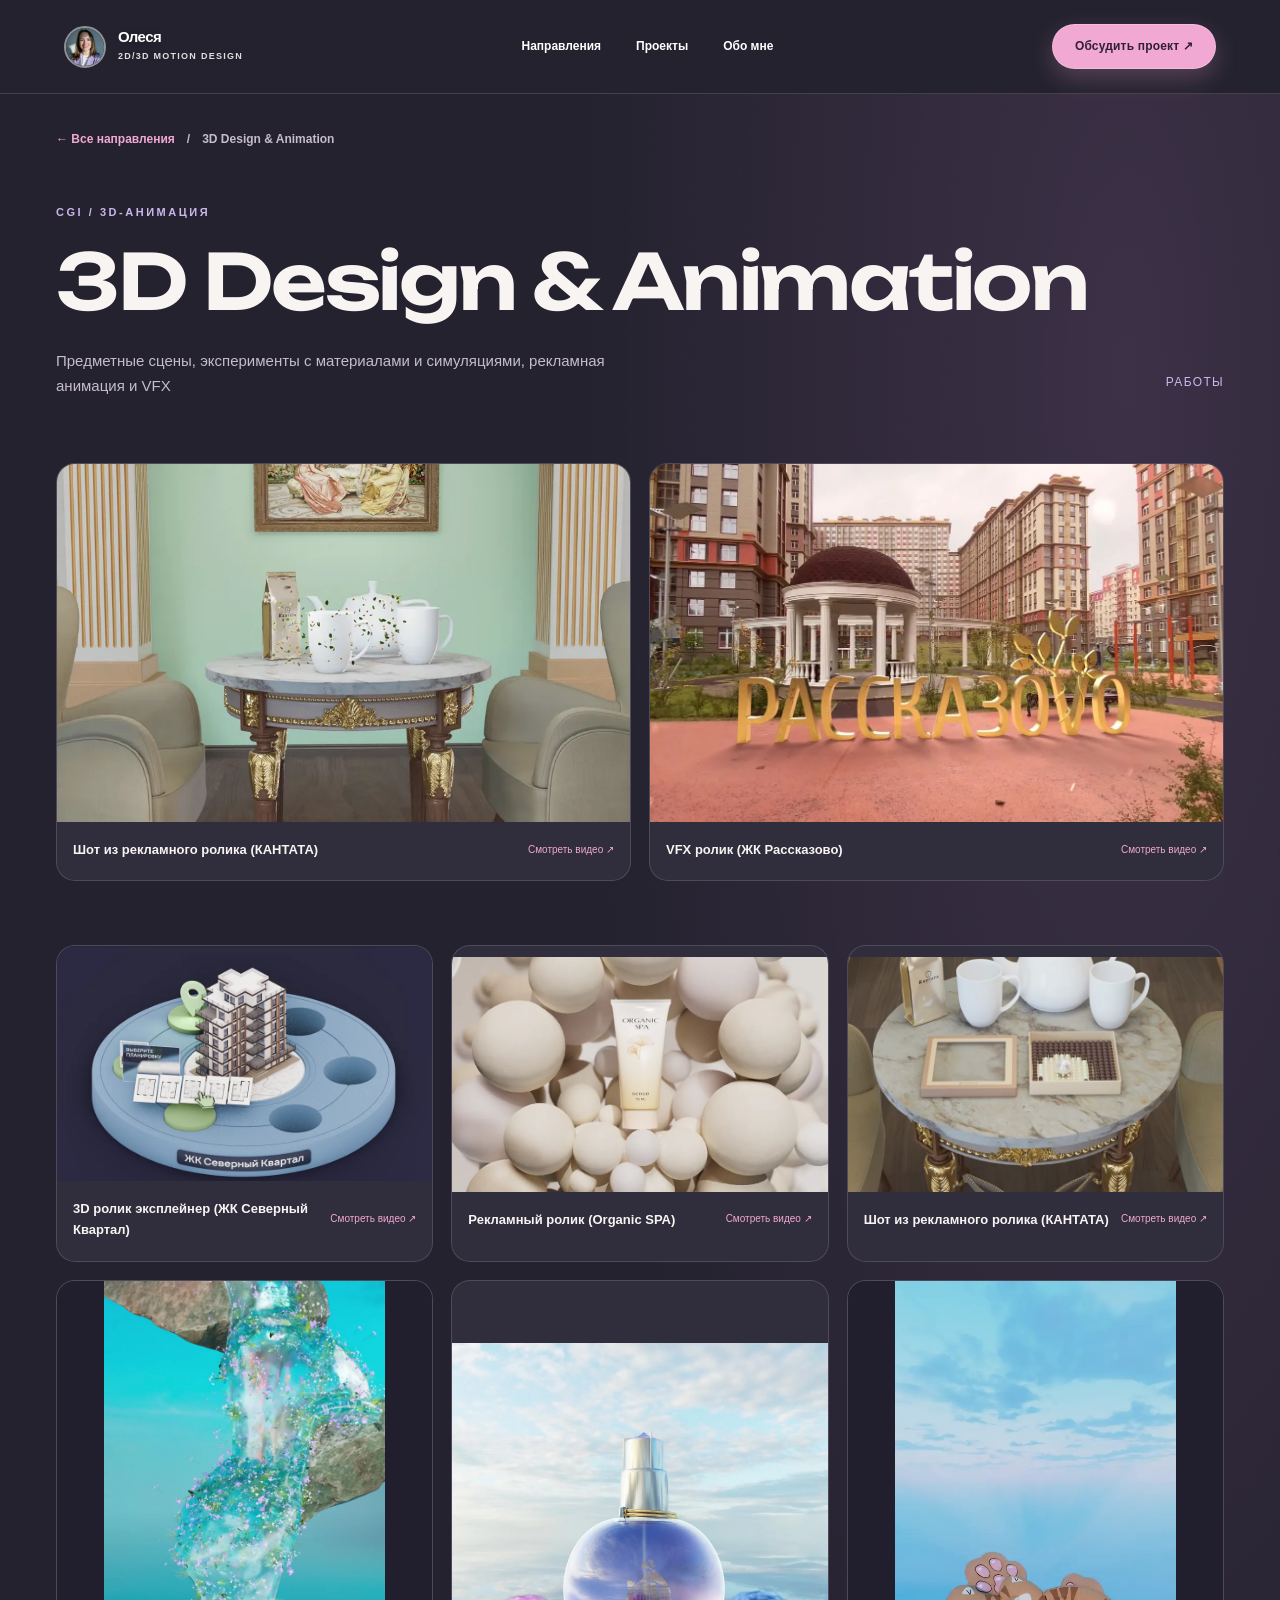
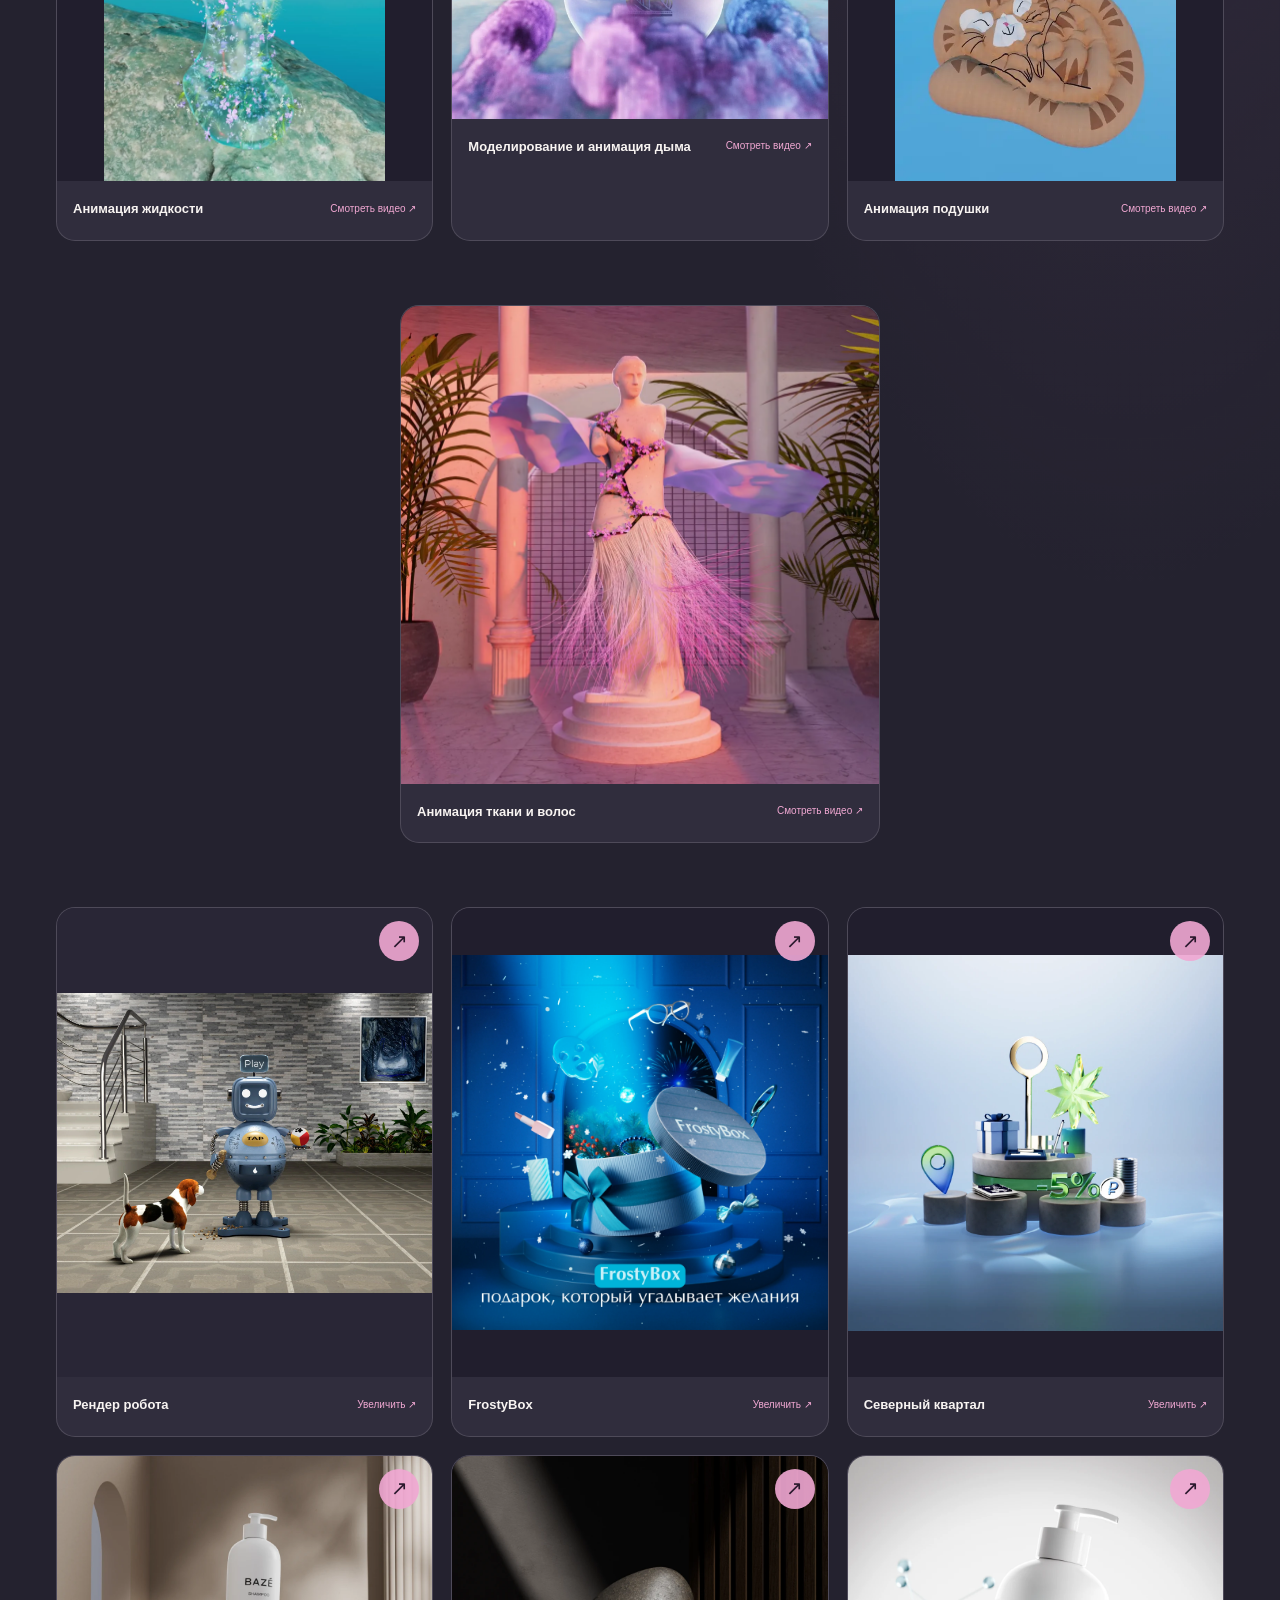
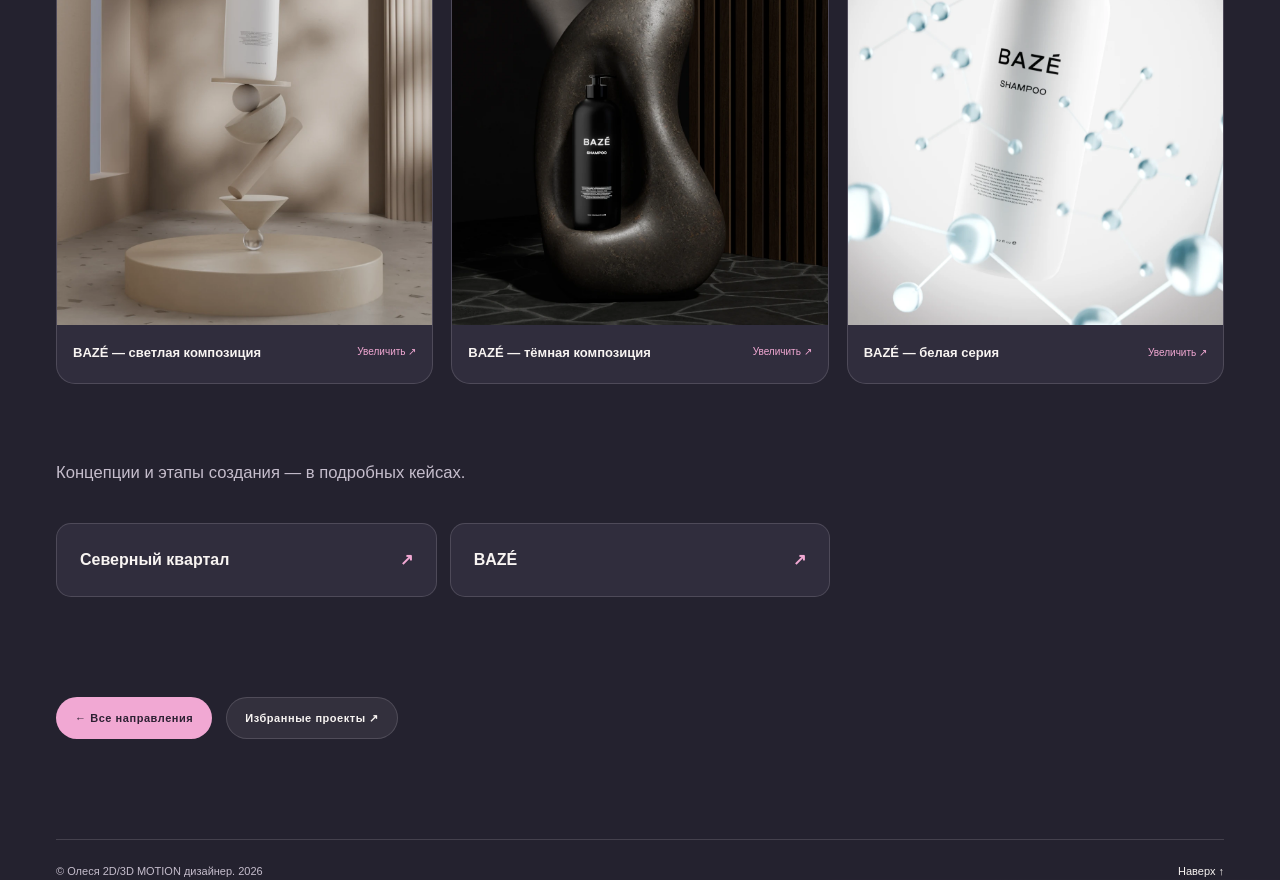
<file: directions/3d/index.html>
<!DOCTYPE html><html lang="ru"><head><meta charset="utf-8"><meta name="viewport" content="width=device-width,initial-scale=1"><meta name="theme-color" content="#24222f"><meta name="description" content="Работы Олеси в 3D Design — 3D-анимация, интерьеры, архитектура, рекламные ролики и рендеры"><title>3D Design &amp; Animation — Олеся</title><link href="../../assets/favicon.svg" rel="icon" type="image/svg+xml"><link href="../../styles.css?v=portfolio-copy-20261102-v1" rel="stylesheet"><script src="../../script.js" defer></script><script src="../../assets/2d/lightbox.js?v=streaming-reliability-20261029-v2" defer></script></head>
<body><header class="site-header site-header--inner"><a class="brand" href="../../index.html"><img src="../../assets/portrait.jpg" alt=""><span><strong>Олеся</strong><small>2D/3D MOTION DESIGN</small></span></a><nav class="nav"><a href="../../index.html#services">Направления</a><a href="../../index.html#cases">Проекты</a><a href="../../index.html#about">Обо мне</a></nav><a class="header-cta" href="../../index.html#contact">Обсудить проект ↗︎</a></header>
<main class="gallery-page work-portfolio"><div class="container"><div class="crumbs"><a href="../../index.html#services">← Все направления</a><span>/</span><span>3D Design &amp; Animation</span></div><div class="gallery-intro"><div><span class="eyebrow">CGI / 3D-анимация</span><h1>3D Design &amp; Animation</h1><p>Предметные сцены, эксперименты с материалами и симуляциями, рекламная анимация и VFX</p></div><span class="gallery-intro__label">Работы</span></div>
<section aria-label="Галерея работ 3D" class="work-group work-group--featured"><div class="work-grid work-grid--feature2"><button class="work-card work-card--wide reveal" type="button" data-video="../../assets/3d/web/green-interior.mp4" data-poster="../../assets/3d/poster-green-interior-t033.webp" data-title="Шот из рекламного ролика (КАНТАТА)" aria-label="Смотреть видео Шот из рекламного ролика (КАНТАТА)"><span class="work-card__media"><img src="../../assets/3d/poster-green-interior-t033.webp" alt="Кадр из 3D-работы Шот из рекламного ролика (КАНТАТА)" loading="lazy" decoding="async"><span class="work-card__play" aria-hidden="true">▶</span></span><span class="work-card__meta"><strong>Шот из рекламного ролика (КАНТАТА)</strong><span>Смотреть видео ↗︎</span></span></button>
<button class="work-card work-card--wide reveal" type="button" data-video="../../assets/3d/web/rasskazovo.mp4" data-poster="../../assets/3d/rasskazovo.webp" data-title="VFX ролик (ЖК Рассказово)" aria-label="Смотреть видео VFX ролик (ЖК Рассказово)"><span class="work-card__media"><img src="../../assets/3d/rasskazovo.webp" alt="Кадр из 3D-работы VFX ролик (ЖК Рассказово)" loading="lazy" decoding="async"><span class="work-card__play" aria-hidden="true">▶</span></span><span class="work-card__meta"><strong>VFX ролик (ЖК Рассказово)</strong><span>Смотреть видео ↗︎</span></span></button></div></section>
<section aria-label="Галерея работ 3D" class="work-group"><div class="work-grid work-grid--featured"><button class="work-card work-card--wide reveal" type="button" data-video="../../assets/severny/severny-kvartal-hq.mp4" data-poster="../../assets/3d/poster-severny-kvartal-t17.webp" data-title="3D ролик эксплейнер (ЖК Северный Квартал)" aria-label="Смотреть видео 3D ролик эксплейнер (ЖК Северный Квартал)"><span class="work-card__media"><img src="../../assets/3d/poster-severny-kvartal-t17.webp" alt="Кадр из 3D-работы 3D ролик эксплейнер (ЖК Северный Квартал)" loading="lazy" decoding="async"><span class="work-card__play" aria-hidden="true">▶</span></span><span class="work-card__meta"><strong>3D ролик эксплейнер (ЖК Северный Квартал)</strong><span>Смотреть видео ↗︎</span></span></button>
<button class="work-card work-card--wide reveal" type="button" data-video="../../assets/3d/web/organic-spa.mp4" data-poster="../../assets/3d/poster-organic-spa-t09.webp" data-title="Рекламный ролик (Organic SPA)" aria-label="Смотреть видео Рекламный ролик (Organic SPA)"><span class="work-card__media"><img src="../../assets/3d/poster-organic-spa-t09.webp" alt="Кадр из 3D-работы Рекламный ролик (Organic SPA)" loading="lazy" decoding="async"><span class="work-card__play" aria-hidden="true">▶</span></span><span class="work-card__meta"><strong>Рекламный ролик (Organic SPA)</strong><span>Смотреть видео ↗︎</span></span></button>
<button class="work-card work-card--wide reveal" type="button" data-video="../../assets/3d/candy.mp4" data-poster="../../assets/3d/candy.webp" data-title="Шот из рекламного ролика (КАНТАТА)" aria-label="Смотреть видео Шот из рекламного ролика (КАНТАТА)"><span class="work-card__media"><img src="../../assets/3d/candy.webp" alt="Кадр из 3D-работы Шот из рекламного ролика (КАНТАТА)" loading="lazy" decoding="async"><span class="work-card__play" aria-hidden="true">▶</span></span><span class="work-card__meta"><strong>Шот из рекламного ролика (КАНТАТА)</strong><span>Смотреть видео ↗︎</span></span></button>
<button class="work-card work-card--portrait reveal" type="button" data-video="../../assets/3d/web/flowers-water.mp4" data-poster="../../assets/3d/flowers-water.webp" data-title="Анимация жидкости" aria-label="Смотреть видео Анимация жидкости"><span class="work-card__media"><img src="../../assets/3d/flowers-water.webp" alt="Кадр из 3D-работы Анимация жидкости" loading="lazy" decoding="async"><span class="work-card__play" aria-hidden="true">▶</span></span><span class="work-card__meta"><strong>Анимация жидкости</strong><span>Смотреть видео ↗︎</span></span></button>
<button class="work-card work-card--square reveal" type="button" data-video="../../assets/3d/web/parfum.mp4" data-poster="../../assets/3d/parfum.webp" data-title="Моделирование и анимация дыма" aria-label="Смотреть видео Моделирование и анимация дыма"><span class="work-card__media"><img src="../../assets/3d/parfum.webp" alt="Кадр из 3D-работы Моделирование и анимация дыма" loading="lazy" decoding="async"><span class="work-card__play" aria-hidden="true">▶</span></span><span class="work-card__meta"><strong>Моделирование и анимация дыма</strong><span>Смотреть видео ↗︎</span></span></button><button class="work-card work-card--portrait reveal" type="button" data-video="../../assets/3d/pillow.mp4" data-poster="../../assets/3d/pillow.webp" data-title="Анимация подушки" aria-label="Смотреть видео Анимация подушки"><span class="work-card__media"><img src="../../assets/3d/pillow.webp" alt="Анимация подушки — вертикальный 3D-ролик" loading="lazy" decoding="async"><span class="work-card__play" aria-hidden="true">▶</span></span><span class="work-card__meta"><strong>Анимация подушки</strong><span>Смотреть видео ↗︎</span></span></button></div></section>
<section aria-label="Анимация ткани и волос — отдельный проект" class="work-group work-group--statue-feature"><div class="work-grid work-grid--statue-feature"><button class="work-card work-card--square reveal" type="button" data-video="../../assets/3d/web/venera.mp4" data-poster="../../assets/3d/poster-venera-t03.webp" data-title="Анимация ткани и волос" aria-label="Смотреть видео Анимация ткани и волос"><span class="work-card__media"><img src="../../assets/3d/poster-venera-t03.webp" alt="Кадр из 3D-работы Анимация ткани и волос" loading="lazy" decoding="async"><span class="work-card__play" aria-hidden="true">▶</span></span><span class="work-card__meta"><strong>Анимация ткани и волос</strong><span>Смотреть видео ↗︎</span></span></button></div></section>
<section aria-label="Галерея работ 3D" class="work-group"><div class="work-grid work-grid--stills"><a class="work-card work-card--wide work-card--still work-card--robot reveal" href="../../assets/3d/robot-render.webp" target="_blank" rel="noopener" aria-label="Открыть рендер робота"><span class="work-card__media"><img src="../../assets/3d/robot-render.webp" alt="3D-рендер робота и собаки" loading="lazy" decoding="async"><span class="work-card__zoom" aria-hidden="true">↗︎</span></span><span class="work-card__meta"><strong>Рендер робота</strong><span>Увеличить ↗︎</span></span></a><a class="work-card work-card--square work-card--still reveal" href="../../assets/3d/frostybox.webp" target="_blank" rel="noopener" aria-label="Открыть изображение FrostyBox"><span class="work-card__media"><img src="../../assets/3d/frostybox.webp" alt="Рендер FrostyBox" loading="lazy" decoding="async"><span class="work-card__zoom" aria-hidden="true">↗︎</span></span><span class="work-card__meta"><strong>FrostyBox</strong><span>Увеличить ↗︎</span></span></a>
<a class="work-card work-card--square work-card--still reveal" href="../../assets/3d/severny-still.webp" target="_blank" rel="noopener" aria-label="Открыть изображение Северный квартал"><span class="work-card__media"><img src="../../assets/3d/severny-still.webp" alt="Рендер Северный квартал" loading="lazy" decoding="async"><span class="work-card__zoom" aria-hidden="true">↗︎</span></span><span class="work-card__meta"><strong>Северный квартал</strong><span>Увеличить ↗︎</span></span></a>
<a class="work-card work-card--portrait work-card--still reveal" href="../../assets/3d/baze-light.webp" target="_blank" rel="noopener" aria-label="Открыть изображение BAZÉ — светлая композиция"><span class="work-card__media"><img src="../../assets/3d/baze-light.webp" alt="Рендер BAZÉ — светлая композиция" loading="lazy" decoding="async"><span class="work-card__zoom" aria-hidden="true">↗︎</span></span><span class="work-card__meta"><strong>BAZÉ — светлая композиция</strong><span>Увеличить ↗︎</span></span></a>
<a class="work-card work-card--portrait work-card--still reveal" href="../../assets/3d/baze-dark.webp" target="_blank" rel="noopener" aria-label="Открыть изображение BAZÉ — тёмная композиция"><span class="work-card__media"><img src="../../assets/3d/baze-dark.webp" alt="Рендер BAZÉ — тёмная композиция" loading="lazy" decoding="async"><span class="work-card__zoom" aria-hidden="true">↗︎</span></span><span class="work-card__meta"><strong>BAZÉ — тёмная композиция</strong><span>Увеличить ↗︎</span></span></a>
<a class="work-card work-card--portrait work-card--still reveal" href="../../assets/3d/baze-white.webp" target="_blank" rel="noopener" aria-label="Открыть изображение BAZÉ — белая серия"><span class="work-card__media"><img src="../../assets/3d/baze-white.webp" alt="Рендер BAZÉ — белая серия" loading="lazy" decoding="async"><span class="work-card__zoom" aria-hidden="true">↗︎</span></span><span class="work-card__meta"><strong>BAZÉ — белая серия</strong><span>Увеличить ↗︎</span></span></a></div></section>
<section class="gallery-cases"><p class="gallery-cases__intro">Концепции и этапы создания — в подробных кейсах.</p><div class="gallery-case-links"><a href="../../projects/severny-kvartal/index.html">Северный квартал <span>↗︎</span></a><a href="../../projects/baze/index.html">BAZÉ <span>↗︎</span></a></div></section><div class="gallery-bottom"><a class="pill pill--pink" href="../../index.html#services">← Все направления</a><a class="pill" href="../../index.html#cases">Избранные проекты ↗︎</a></div><footer class="footer"><span>© Олеся 2D/3D MOTION дизайнер. 2026</span><a href="../../index.html">Наверх ↑</a></footer></div></main><dialog class="video-lightbox" id="videoLightbox" aria-label="Просмотр проекта"><div class="video-lightbox__window"><div class="video-lightbox__top"><strong id="videoLightboxTitle">Просмотр проекта</strong><button id="videoLightboxClose" aria-label="Закрыть видео" type="button">✕</button></div><video id="videoLightboxPlayer" controls playsinline preload="none"></video></div></dialog><div class="cursor-glow" aria-hidden="true" id="cursorGlow"></div></body></html>
</file>
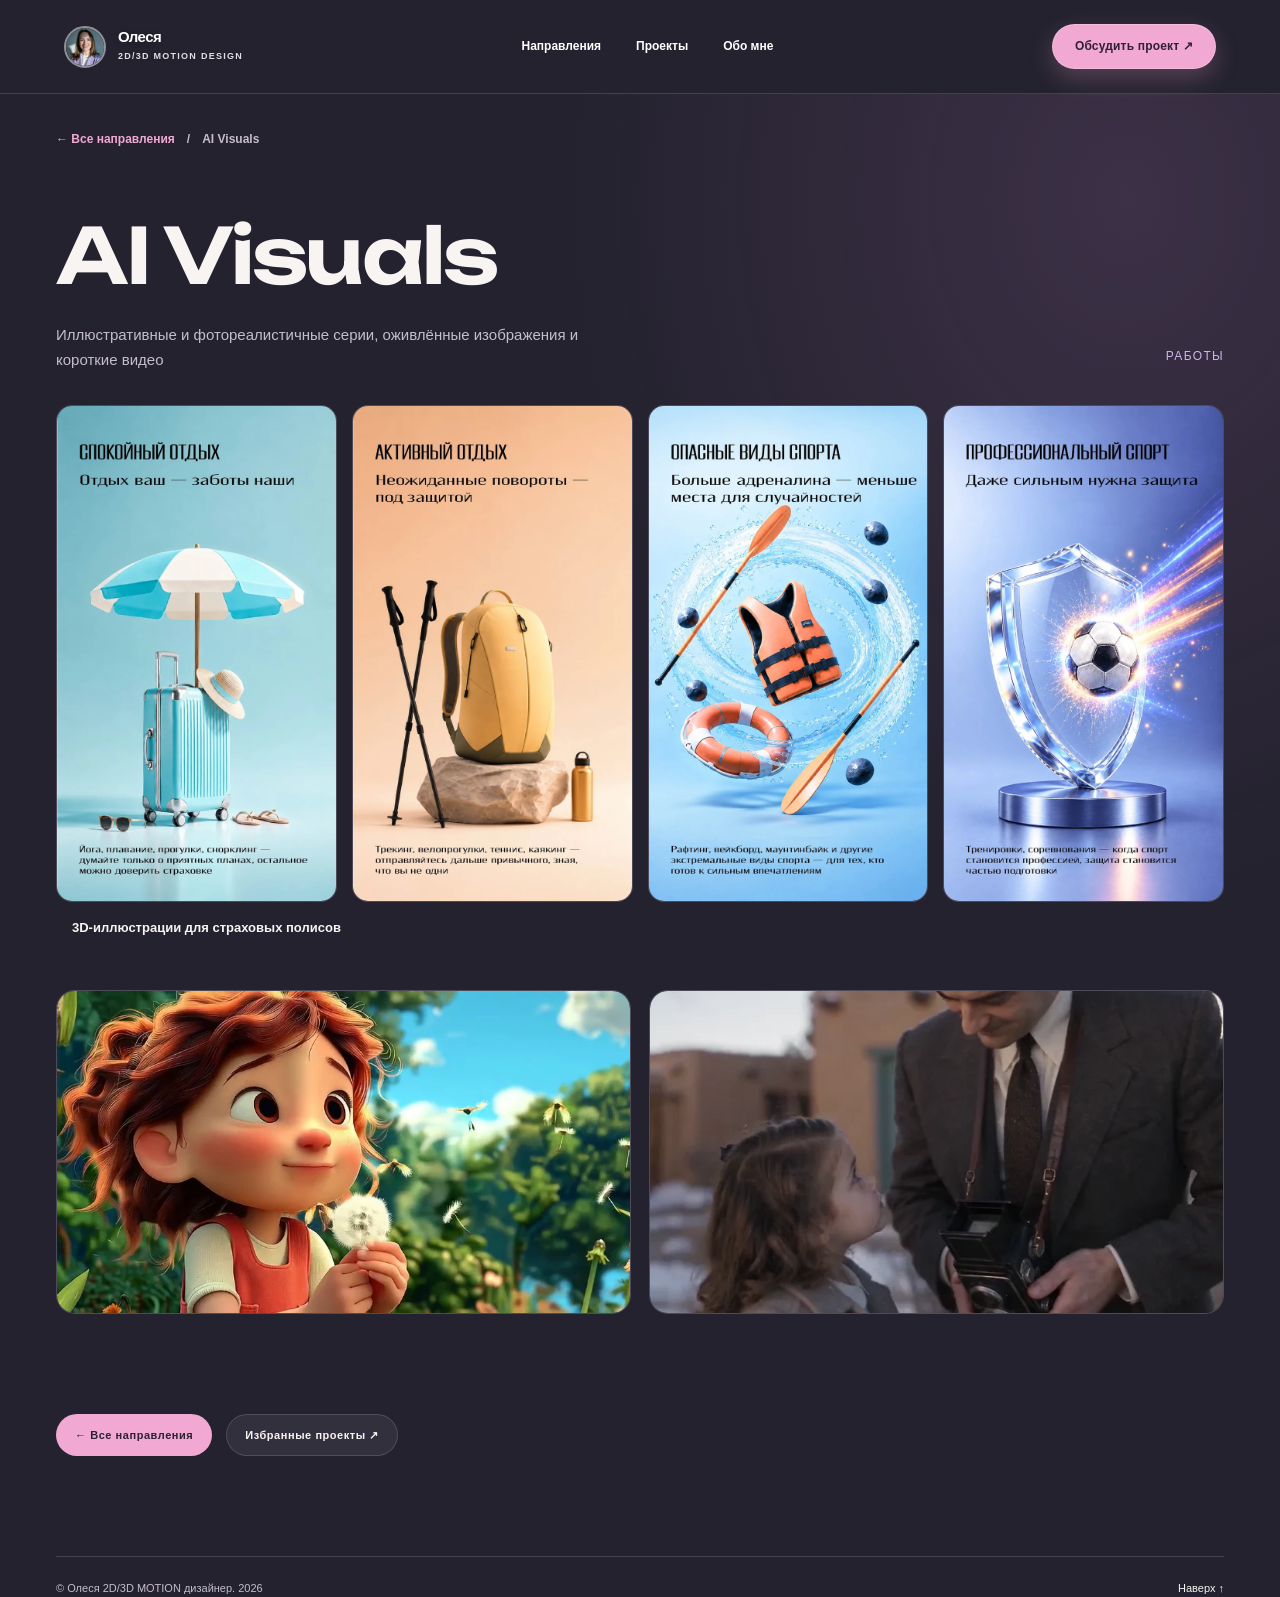
<file: directions/ai/index.html>
<!DOCTYPE html><html lang="ru"><head><meta charset="utf-8"><meta name="viewport" content="width=device-width,initial-scale=1"><meta name="theme-color" content="#24222f"><meta name="description" content="AI Visuals — работы Олеси"><title>AI Visuals — Олеся</title><link href="../../assets/favicon.svg" rel="icon" type="image/svg+xml"><link href="../../styles.css?v=portfolio-tidy-20261102-v2" rel="stylesheet"><script src="../../script.js" defer></script><script src="../../assets/2d/lightbox.js?v=streaming-reliability-20261029-v2" defer></script></head><body><header class="site-header site-header--inner"><a class="brand" href="../../index.html"><img src="../../assets/portrait.jpg" alt=""><span><strong>Олеся</strong><small>2D/3D MOTION DESIGN</small></span></a><nav class="nav"><a href="../../index.html#services">Направления</a><a href="../../index.html#cases">Проекты</a><a href="../../index.html#about">Обо мне</a></nav><a class="header-cta" href="../../index.html#contact">Обсудить проект ↗︎</a></header><main class="gallery-page work-portfolio ai-work-portfolio"><div class="container">
<div class="crumbs"><a href="../../index.html#services">← Все направления</a><span>/</span><span>AI Visuals</span></div>
<div class="gallery-intro"><div><h1>AI Visuals</h1><p>Иллюстративные и фотореалистичные серии, оживлённые изображения и короткие видео</p></div><span class="gallery-intro__label">Работы</span></div>
<section class="ai-gallery" aria-label="3D-иллюстрации для страховых полисов">
<div class="ai-gallery__stills">
<a class="ai-gallery__still reveal" href="../../assets/ai/insurance-1.webp" target="_blank" rel="noopener" aria-label="Открыть иллюстрацию 1 для страхового полиса"><img src="../../assets/ai/insurance-1.webp" alt="3D-иллюстрация для страхового полиса — 1" loading="lazy" decoding="async"></a>
<a class="ai-gallery__still reveal" href="../../assets/ai/insurance-2.webp" target="_blank" rel="noopener" aria-label="Открыть иллюстрацию 2 для страхового полиса"><img src="../../assets/ai/insurance-2.webp" alt="3D-иллюстрация для страхового полиса — 2" loading="lazy" decoding="async"></a>
<a class="ai-gallery__still reveal" href="../../assets/ai/insurance-3.webp" target="_blank" rel="noopener" aria-label="Открыть иллюстрацию 3 для страхового полиса"><img src="../../assets/ai/insurance-3.webp" alt="3D-иллюстрация для страхового полиса — 3" loading="lazy" decoding="async"></a>
<a class="ai-gallery__still reveal" href="../../assets/ai/insurance-4.webp" target="_blank" rel="noopener" aria-label="Открыть иллюстрацию 4 для страхового полиса"><img src="../../assets/ai/insurance-4.webp" alt="3D-иллюстрация для страхового полиса — 4" loading="lazy" decoding="async"></a>
</div>
<p class="ai-gallery__caption">3D-иллюстрации для страховых полисов</p>
</section>
<section class="ai-gallery__motion" aria-label="AI-анимация и визуальные истории">
<button class="work-card work-card--wide reveal" type="button" data-video="../../assets/ai/cartoon.mp4" data-poster="../../assets/ai/cartoon-t06.webp" data-title="Анимационная история" aria-label="Смотреть Анимационная история"><span class="work-card__media"><img src="../../assets/ai/cartoon-t06.webp" alt="" loading="lazy" decoding="async"><span class="work-card__play" aria-hidden="true">▶</span></span></button>
<button class="work-card work-card--wide reveal" type="button" data-video="../../assets/ai/polaroid.mp4" data-poster="../../assets/ai/polaroid-t22.webp" data-title="Polaroid — визуальная история" aria-label="Смотреть Polaroid — визуальная история"><span class="work-card__media"><img src="../../assets/ai/polaroid-t22.webp" alt="" loading="lazy" decoding="async"><span class="work-card__play" aria-hidden="true">▶</span></span></button>
</section>
<div class="gallery-bottom"><a class="pill pill--pink" href="../../index.html#services">← Все направления</a><a class="pill" href="../../index.html#cases">Избранные проекты ↗︎</a></div>
<footer class="footer"><span>© Олеся 2D/3D MOTION дизайнер. 2026</span><a href="../../index.html">Наверх ↑</a></footer>
</div></main>
<dialog class="video-lightbox" id="videoLightbox" aria-label="Просмотр проекта"><div class="video-lightbox__window"><div class="video-lightbox__top"><strong id="videoLightboxTitle">Просмотр проекта</strong><button id="videoLightboxClose" aria-label="Закрыть видео" type="button">✕</button></div><video id="videoLightboxPlayer" controls playsinline preload="none"></video></div></dialog><div class="cursor-glow" aria-hidden="true" id="cursorGlow"></div></body></html>
</file>
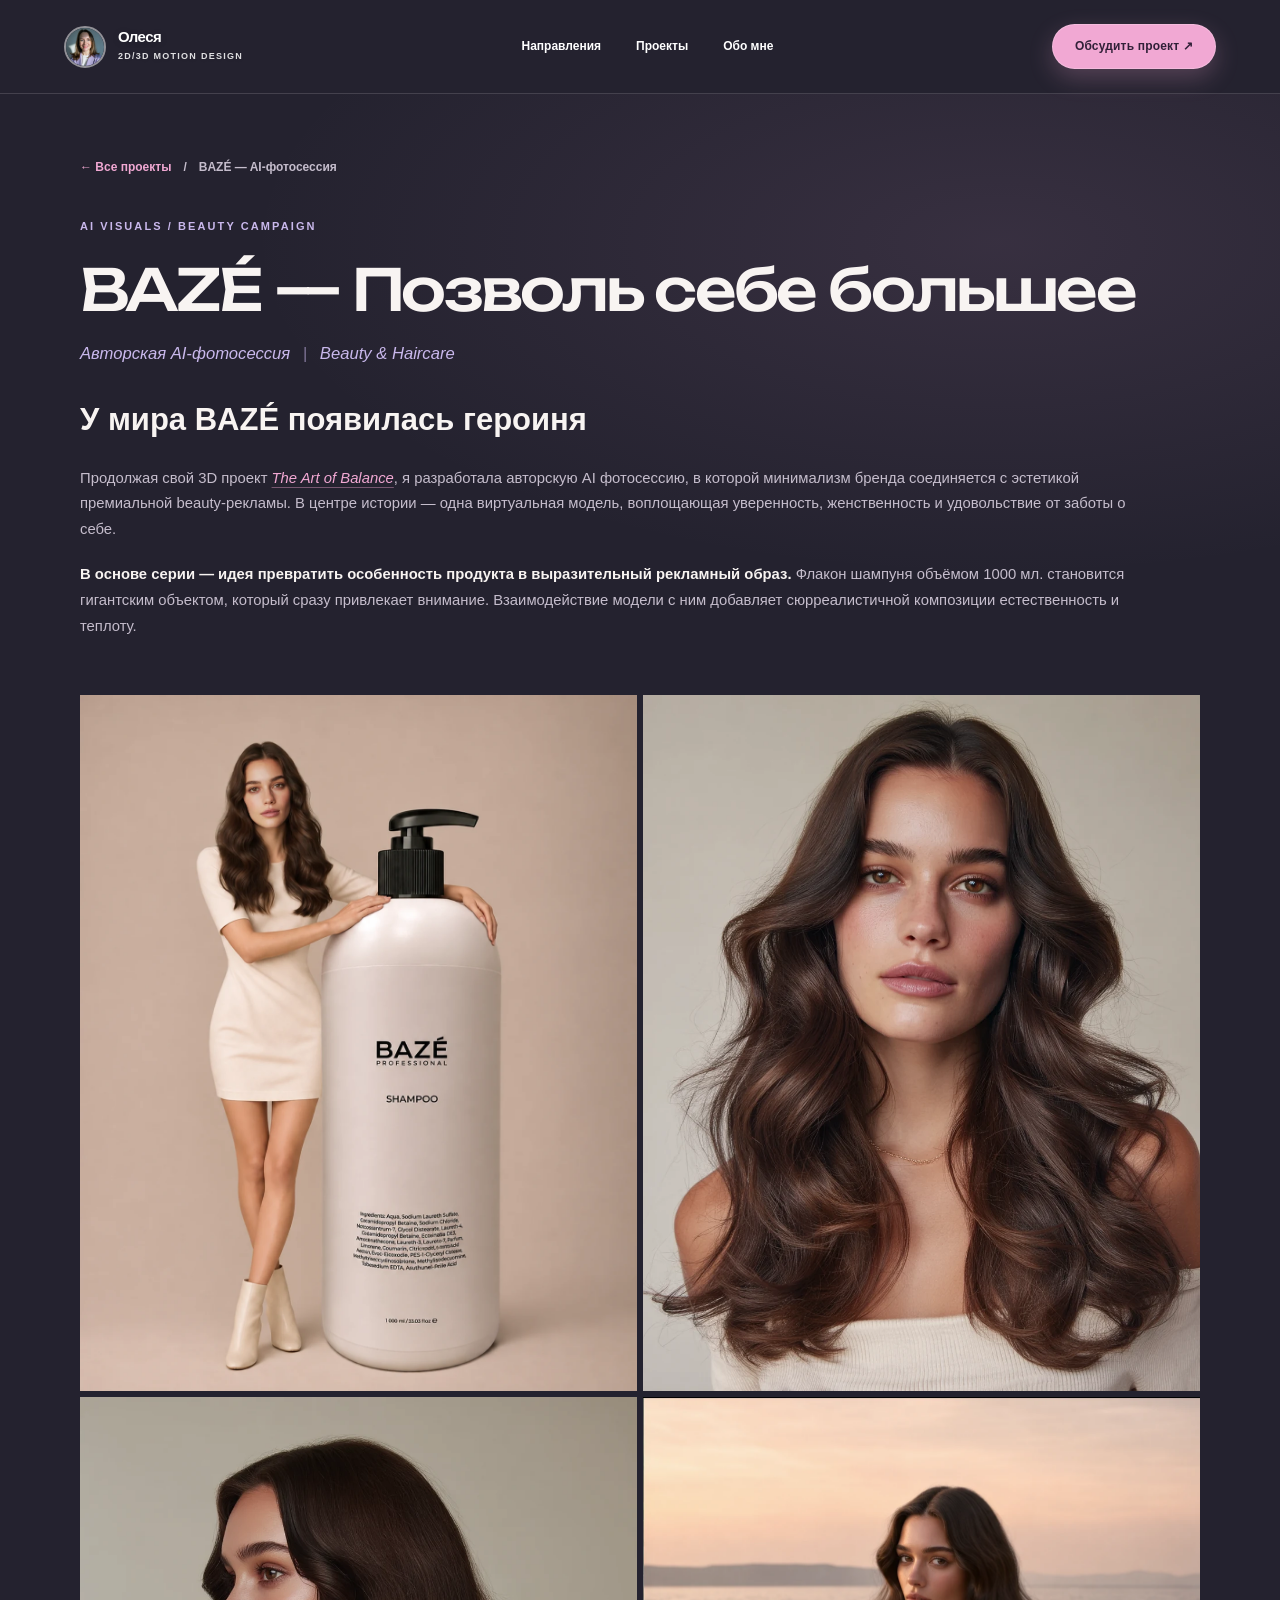
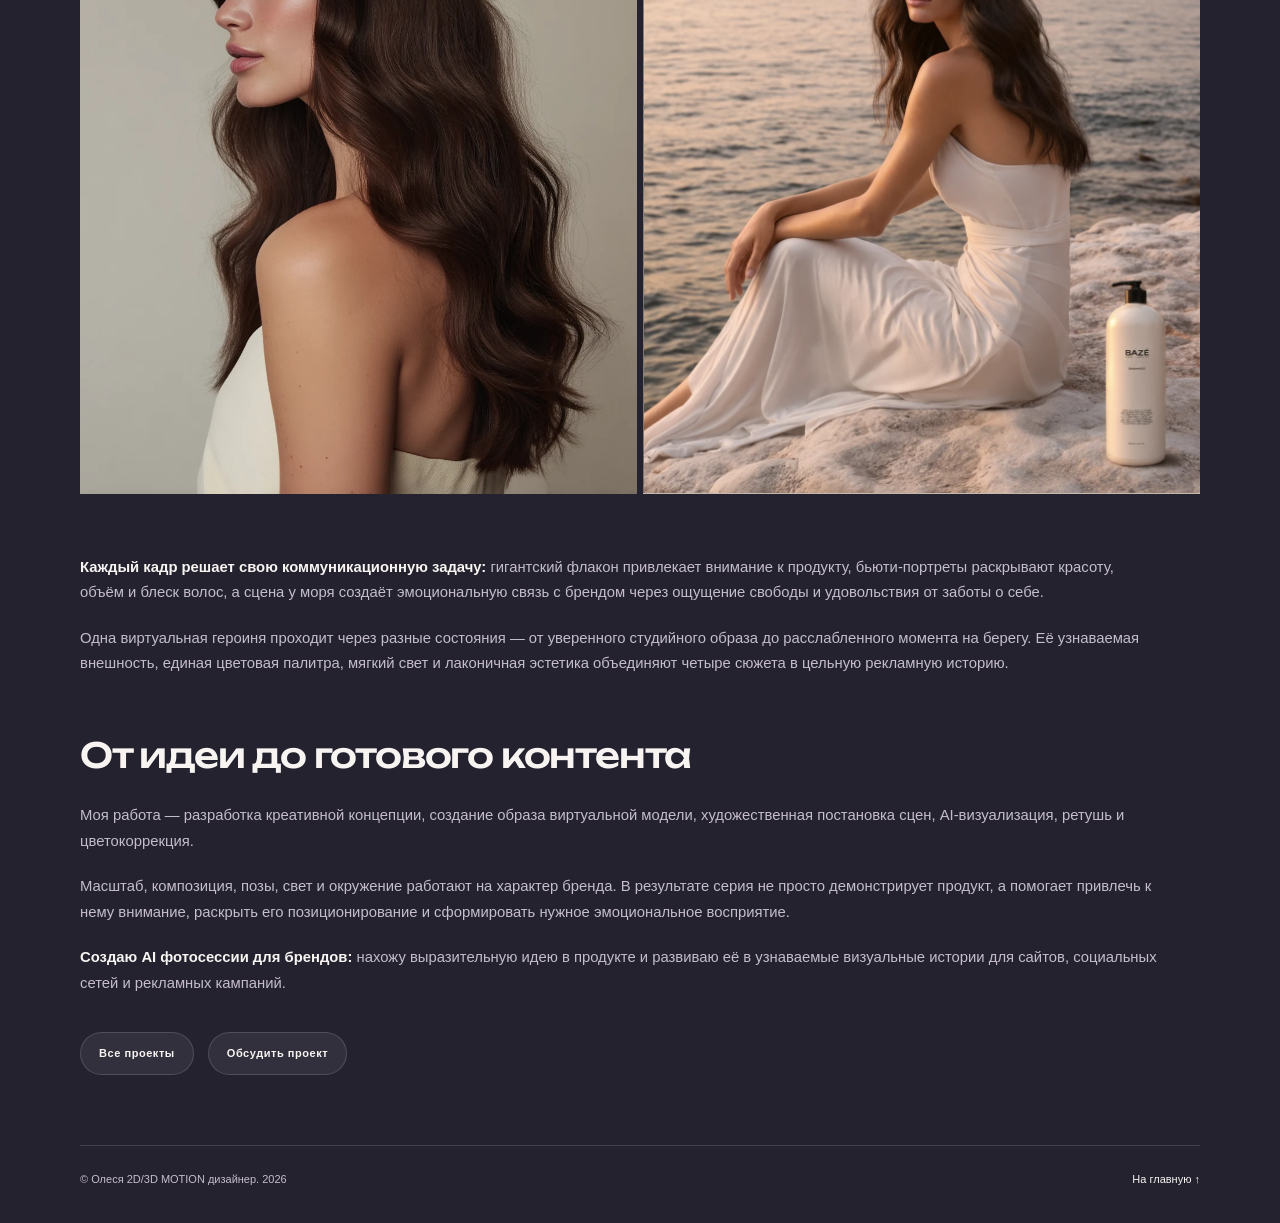
<file: projects/baze-ai/index.html>
<!DOCTYPE html>
<html lang="ru">
<head>
  <meta charset="utf-8"/>
  <meta name="viewport" content="width=device-width,initial-scale=1"/>
  <meta name="theme-color" content="#24222f"/>
  <meta name="description" content="BAZÉ — позволь себе большее. Авторская AI-фотосессия в эстетике премиальной beauty-рекламы: концепция, виртуальная модель, арт-дирекшн, ретушь и цветокоррекция."/>
  <title>BAZÉ — позволь себе большее | AI-фотосессия — Олеся</title>
  <link rel="icon" href="../../assets/favicon.svg" type="image/svg+xml"/>
  <link rel="preload" as="image" href="../../assets/baze-ai/baze-ai-01.webp?v=final-20261109"/>
  <link rel="stylesheet" href="../../styles.css?v=baze-ai-20261109-final-type"/>
  <script defer src="../../script.js"></script>
</head>
<body>
<header class="site-header site-header--inner" id="top">
  <a class="brand" href="../../index.html" aria-label="Олеся — на главную"><img src="../../assets/portrait.jpg" alt=""/><span><strong>Олеся</strong><small>2D/3D MOTION DESIGN</small></span></a>
  <nav aria-label="Главная навигация" class="nav"><a href="../../index.html#services">Направления</a><a href="../../index.html#cases">Проекты</a><a href="../../index.html#about">Обо мне</a></nav>
  <a class="header-cta" href="../../index.html#contact">Обсудить проект ↗︎</a>
</header>
<main class="baze-ai-case">
  <section class="baze-ai-case__intro">
    <div class="container">
      <div class="crumbs"><a href="../../index.html#cases">← Все проекты</a><span>/</span><span>BAZÉ — AI-фотосессия</span></div>
      <span class="baze-ai-case__eyebrow">AI VISUALS / BEAUTY CAMPAIGN</span>
      <h1 class="baze-ai-case__title"><span class="baze-ai-case__brand">BAZÉ</span> — Позволь себе большее</h1>
      <p class="baze-ai-case__category">Авторская AI-фотосессия <span aria-hidden="true">|</span> Beauty &amp; Haircare</p>
      <div class="baze-ai-case__story">
        <p class="baze-ai-case__statement"><strong>У мира <span class="baze-ai-case__pink">BAZÉ</span> появилась героиня</strong></p>
        <p>Продолжая свой 3D проект <a href="../baze/index.html"><em>The Art of Balance</em></a>, я разработала авторскую AI фотосессию, в которой минимализм бренда соединяется с эстетикой премиальной beauty-рекламы. В центре истории — одна виртуальная модель, воплощающая уверенность, женственность и удовольствие от заботы о себе.</p>
        <p><strong>В основе серии — идея превратить особенность продукта в выразительный рекламный образ.</strong> Флакон шампуня объёмом 1000 мл. становится гигантским объектом, который сразу привлекает внимание. Взаимодействие модели с ним добавляет сюрреалистичной композиции естественность и теплоту.</p>
      </div>
    </div>
  </section>
  <section class="baze-ai-case__visuals" aria-label="Четыре фотографии BAZÉ">
    <div class="container">
      <div class="baze-ai-gallery">
        <figure><img src="../../assets/baze-ai/baze-ai-01.webp?v=final-20261109" alt="Девушка в кремовом платье рядом с гигантским флаконом BAZÉ" width="1229" height="1536" fetchpriority="high" decoding="async"/></figure>
        <figure><img src="../../assets/baze-ai/baze-ai-02.webp?v=final-20261109" alt="Студийный бьюти-портрет брюнетки с объёмными шоколадными волосами" width="960" height="1200" loading="lazy" decoding="async"/></figure>
        <figure><img src="../../assets/baze-ai/baze-ai-03.webp?v=final-20261109" alt="Профиль брюнетки с волнистыми шоколадными волосами и мягким студийным светом" width="960" height="1200" loading="lazy" decoding="async"/></figure>
        <figure><img src="../../assets/baze-ai/baze-ai-04.webp?v=final-20261109" alt="Девушка в светлом платье на морском берегу в золотой час, рядом флакон BAZÉ" width="1122" height="1402" loading="lazy" decoding="async"/></figure>
      </div>
    </div>
  </section>
  <section class="baze-ai-case__continuation">
    <div class="container">
      <div class="baze-ai-case__story">
        <p><strong>Каждый кадр решает свою коммуникационную задачу:</strong> гигантский флакон привлекает внимание к продукту, бьюти-портреты раскрывают красоту, объём и блеск волос, а сцена у моря создаёт эмоциональную связь с брендом через ощущение свободы и удовольствия от заботы о себе.</p>
        <p>Одна виртуальная героиня проходит через разные состояния — от уверенного студийного образа до расслабленного момента на берегу. Её узнаваемая внешность, единая цветовая палитра, мягкий свет и лаконичная эстетика объединяют четыре сюжета в цельную рекламную историю.</p>
      </div>
    </div>
  </section>
  <section class="baze-ai-case__work">
    <div class="container baze-ai-case__work-inner">
      <h2>От идеи до готового контента</h2>
      <p>Моя работа — разработка креативной концепции, создание образа виртуальной модели, художественная постановка сцен, AI-визуализация, ретушь и цветокоррекция.</p>
      <p>Масштаб, композиция, позы, свет и окружение работают на характер бренда. В результате серия не просто демонстрирует продукт, а помогает привлечь к нему внимание, раскрыть его позиционирование и сформировать нужное эмоциональное восприятие.</p>
      <p><strong>Создаю AI фотосессии для брендов:</strong> нахожу выразительную идею в продукте и развиваю её в узнаваемые визуальные истории для сайтов, социальных сетей и рекламных кампаний.</p>
      <div class="baze-ai-case__actions"><a class="pill" href="../../index.html#cases">Все проекты</a><a class="pill" href="../../index.html#contact">Обсудить проект</a></div>
    </div>
  </section>
  <footer class="footer baze-ai-case__footer"><span>© Олеся 2D/3D MOTION дизайнер. 2026</span><a href="../../index.html">На главную ↑</a></footer>
</main><div aria-hidden="true" class="cursor-glow" id="cursorGlow"></div>
</body></html>
</file>
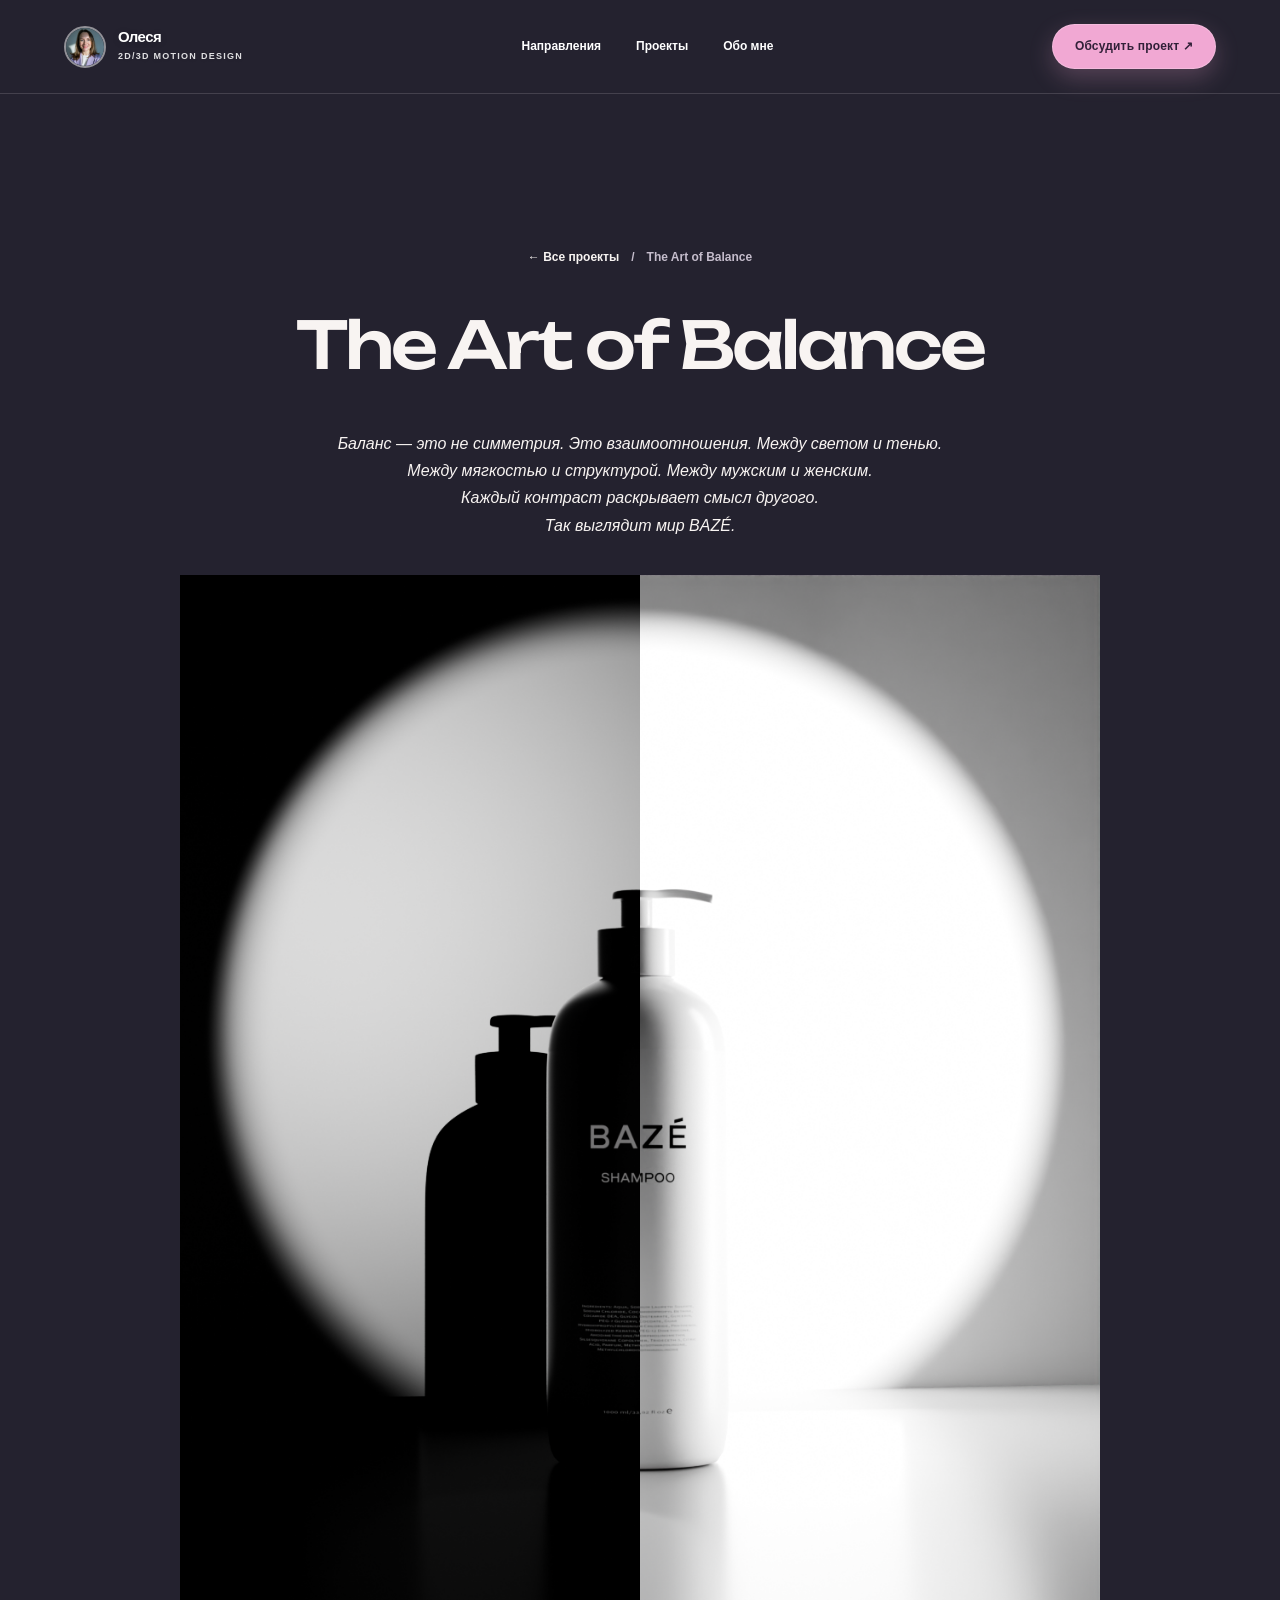
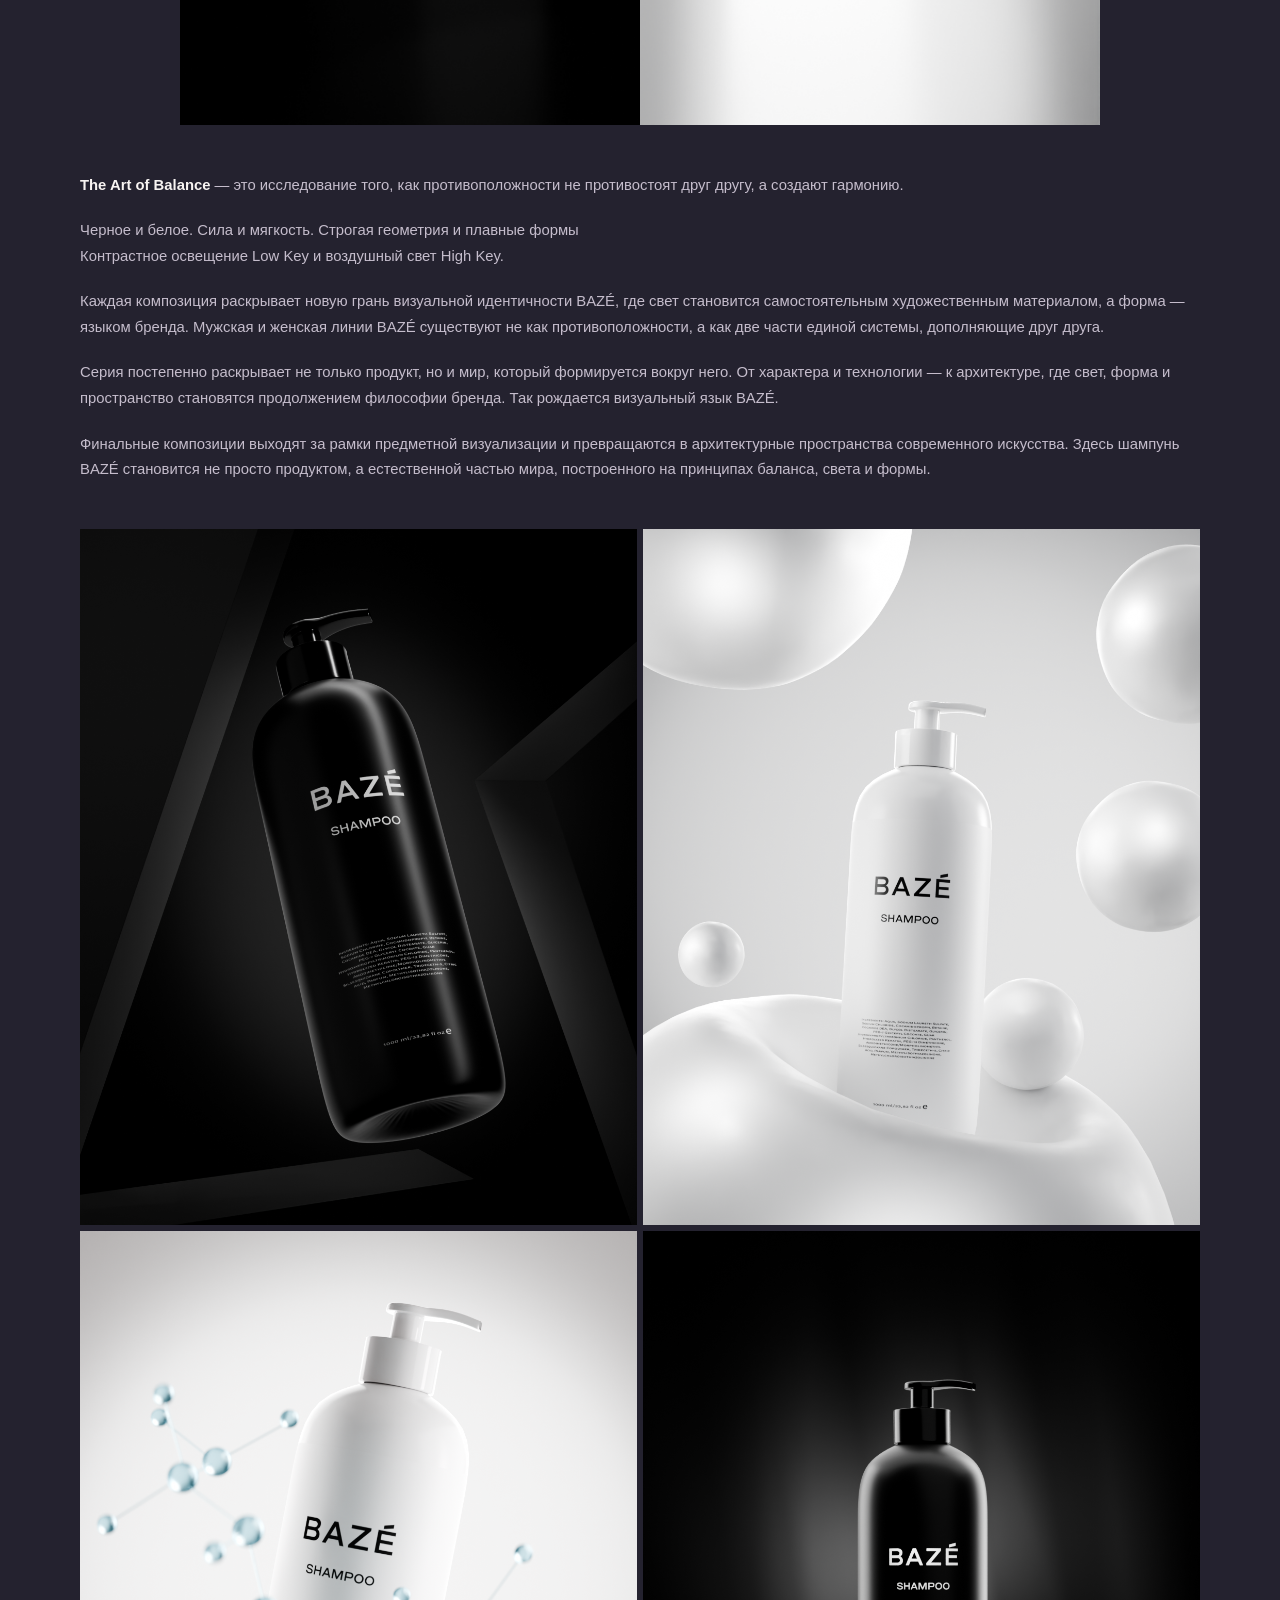
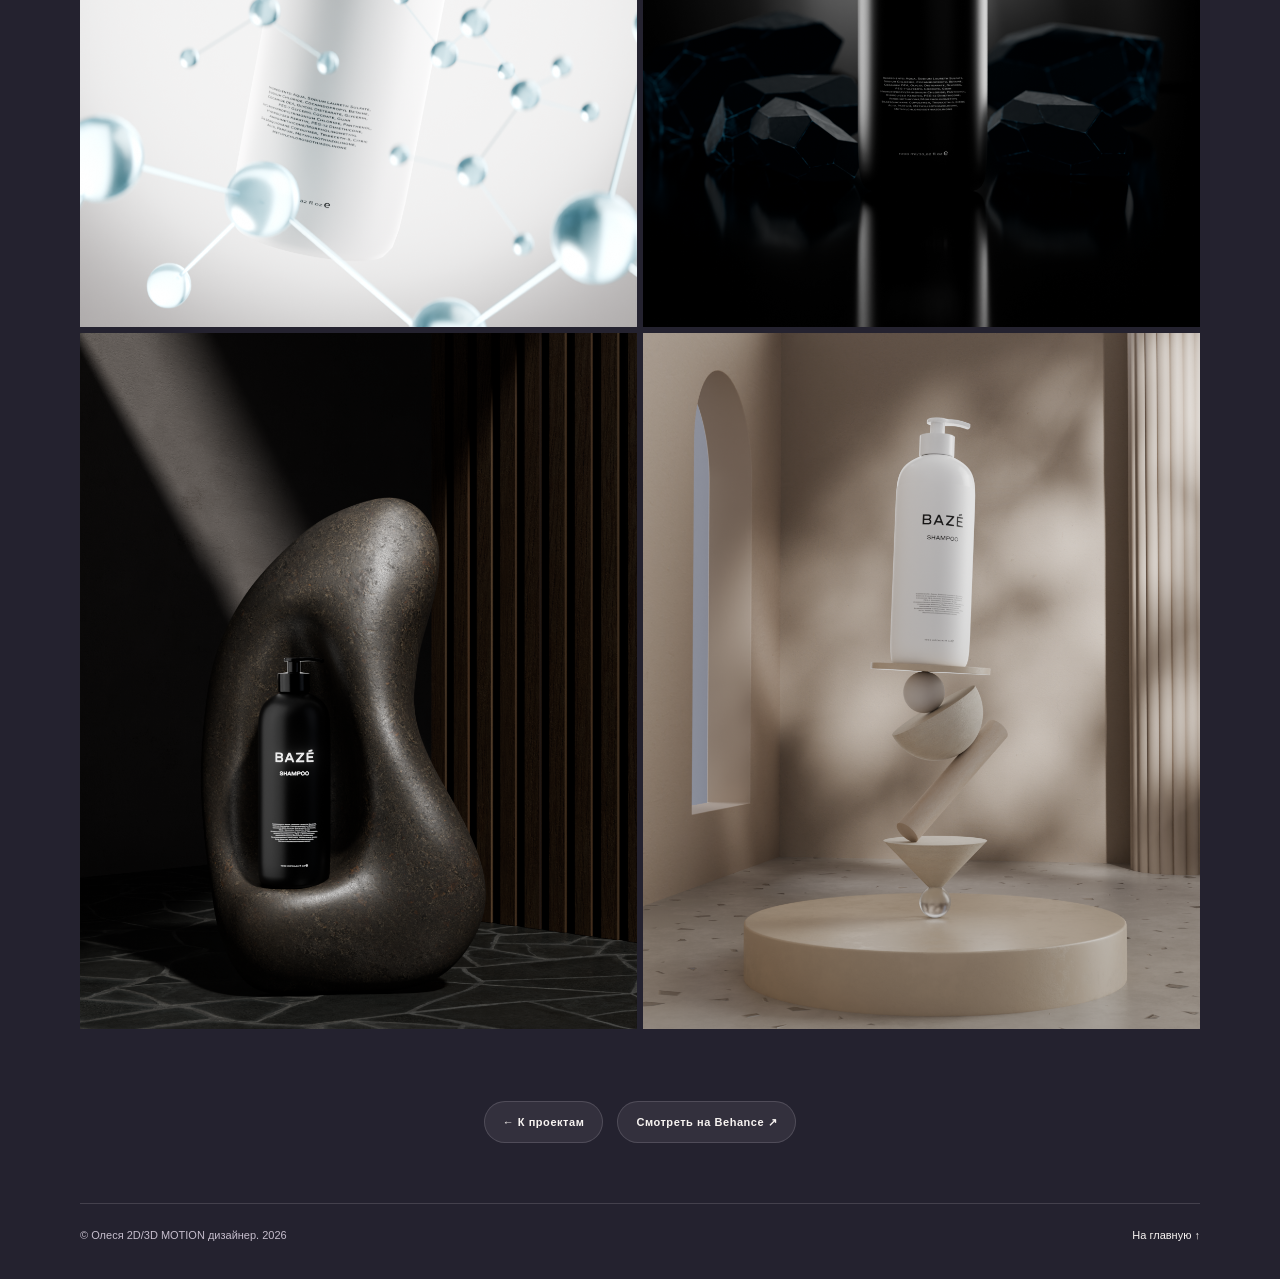
<file: projects/baze/index.html>
<!DOCTYPE html>

<html lang="ru"><head><meta charset="utf-8"/><meta content="width=device-width,initial-scale=1" name="viewport"/><meta content="#24222f" name="theme-color"/><meta content="The Art of Balance — серия предметных 3D-рендеров BAZÉ. Контраст чёрного и белого, свет и материалы в beauty CGI." name="description"/><title>The Art of Balance — BAZÉ | Олеся</title><link href="../../assets/favicon.svg" rel="icon" type="image/svg+xml"/><link href="../../styles.css?v=baze-ai-20261109-final-type" rel="stylesheet"/><script defer="" src="../../script.js"></script></head><body><header class="site-header site-header--inner" id="top"><a aria-label="Олеся — на главную" class="brand" href="../../index.html"><img alt="" src="../../assets/portrait.jpg"/><span><strong>Олеся</strong><small>2D/3D MOTION DESIGN</small></span></a><nav aria-label="Главная навигация" class="nav"><a href="../../index.html#services">Направления</a><a href="../../index.html#cases">Проекты</a><a href="../../index.html#about">Обо мне</a></nav><a class="header-cta" href="../../index.html#contact">Обсудить проект ↗︎</a></header><main class="baze-case baze-editorial">
<section class="baze-editorial__intro">
 <div class="container">
  <div class="crumbs"><a href="../../index.html#cases">← Все проекты</a><span>/</span><span>The Art of Balance</span></div>
  <h1>The Art of Balance</h1>
  <p class="baze-editorial__quote"><span>Баланс — это не симметрия. Это взаимоотношения. Между светом и тенью.</span><span>Между мягкостью и структурой. Между мужским и женским.</span><span>Каждый контраст раскрывает смысл другого.</span><span>Так выглядит мир BAZÉ.</span></p>
 </div>
</section>
<section class="baze-editorial__portfolio">
 <div class="baze-editorial__full">
  <img src="../../assets/baze/balance-split.png" alt="BAZÉ — чёрная и белая половины одной композиции" fetchpriority="high"/>
 </div>
 <div class="baze-editorial__story">
  <p><strong>The Art of Balance</strong> — это исследование того, как противоположности не противостоят друг другу, а создают гармонию.</p>
  <p>Черное и белое. Сила и мягкость. Строгая геометрия и плавные формы<br/>Контрастное освещение Low Key и воздушный свет High Key.</p>
  <p>Каждая композиция раскрывает новую грань визуальной идентичности BAZÉ, где свет становится самостоятельным художественным материалом, а форма — языком бренда. Мужская и женская линии BAZÉ существуют не как противоположности, а как две части единой системы, дополняющие друг друга.</p>
  <p>Серия постепенно раскрывает не только продукт, но и мир, который формируется вокруг него. От характера и технологии — к архитектуре, где свет, форма и пространство становятся продолжением философии бренда. Так рождается визуальный язык BAZÉ.</p>
  <p>Финальные композиции выходят за рамки предметной визуализации и превращаются в архитектурные пространства современного искусства. Здесь шампунь BAZÉ становится не просто продуктом, а естественной частью мира, построенного на принципах баланса, света и формы.</p>
 </div>
 <div class="baze-editorial__pair">
  <img src="../../assets/baze/black-studio.png" alt="BAZÉ — чёрный шампунь, графичный свет, диагональная композиция" loading="lazy"/>
  <img src="../../assets/baze/white-sculptures.png" alt="BAZÉ — белый шампунь в мягкой композиции с округлыми формами" loading="lazy"/>
 </div>
 <div class="baze-editorial__pair">
  <img src="../../assets/baze/white-molecules.png" alt="BAZÉ — белый шампунь, объёмная композиция с молекулами" loading="lazy"/>
  <img src="../../assets/baze/black-rocks.png" alt="BAZÉ — чёрный шампунь среди тёмных камней" loading="lazy"/>
 </div>
 <div class="baze-editorial__pair baze-editorial__pair--final">
  <img src="../../assets/baze/black-stone.png" alt="BAZÉ — чёрный шампунь в каменной скульптуре" loading="lazy"/>
  <img src="../../assets/baze/beige-balance.png" alt="BAZÉ — белый шампунь в бежевом пространстве, балансирующие геометрические формы" loading="lazy"/>
 </div>
</section>
<div class="baze-editorial__back">
 <a class="pill" href="../../index.html#cases">← К проектам</a>
 <a class="pill" href="https://www.behance.net/gallery/257396355/The-Art-of-Balance-(Product-visualization)" target="_blank" rel="noopener noreferrer">Смотреть на Behance ↗︎</a>
</div>
<footer class="footer baze-editorial__footer"><span>© Олеся 2D/3D MOTION дизайнер. 2026</span><a href="../../index.html">На главную ↑</a></footer>
</main><div aria-hidden="true" class="cursor-glow" id="cursorGlow"></div></body></html>
</file>
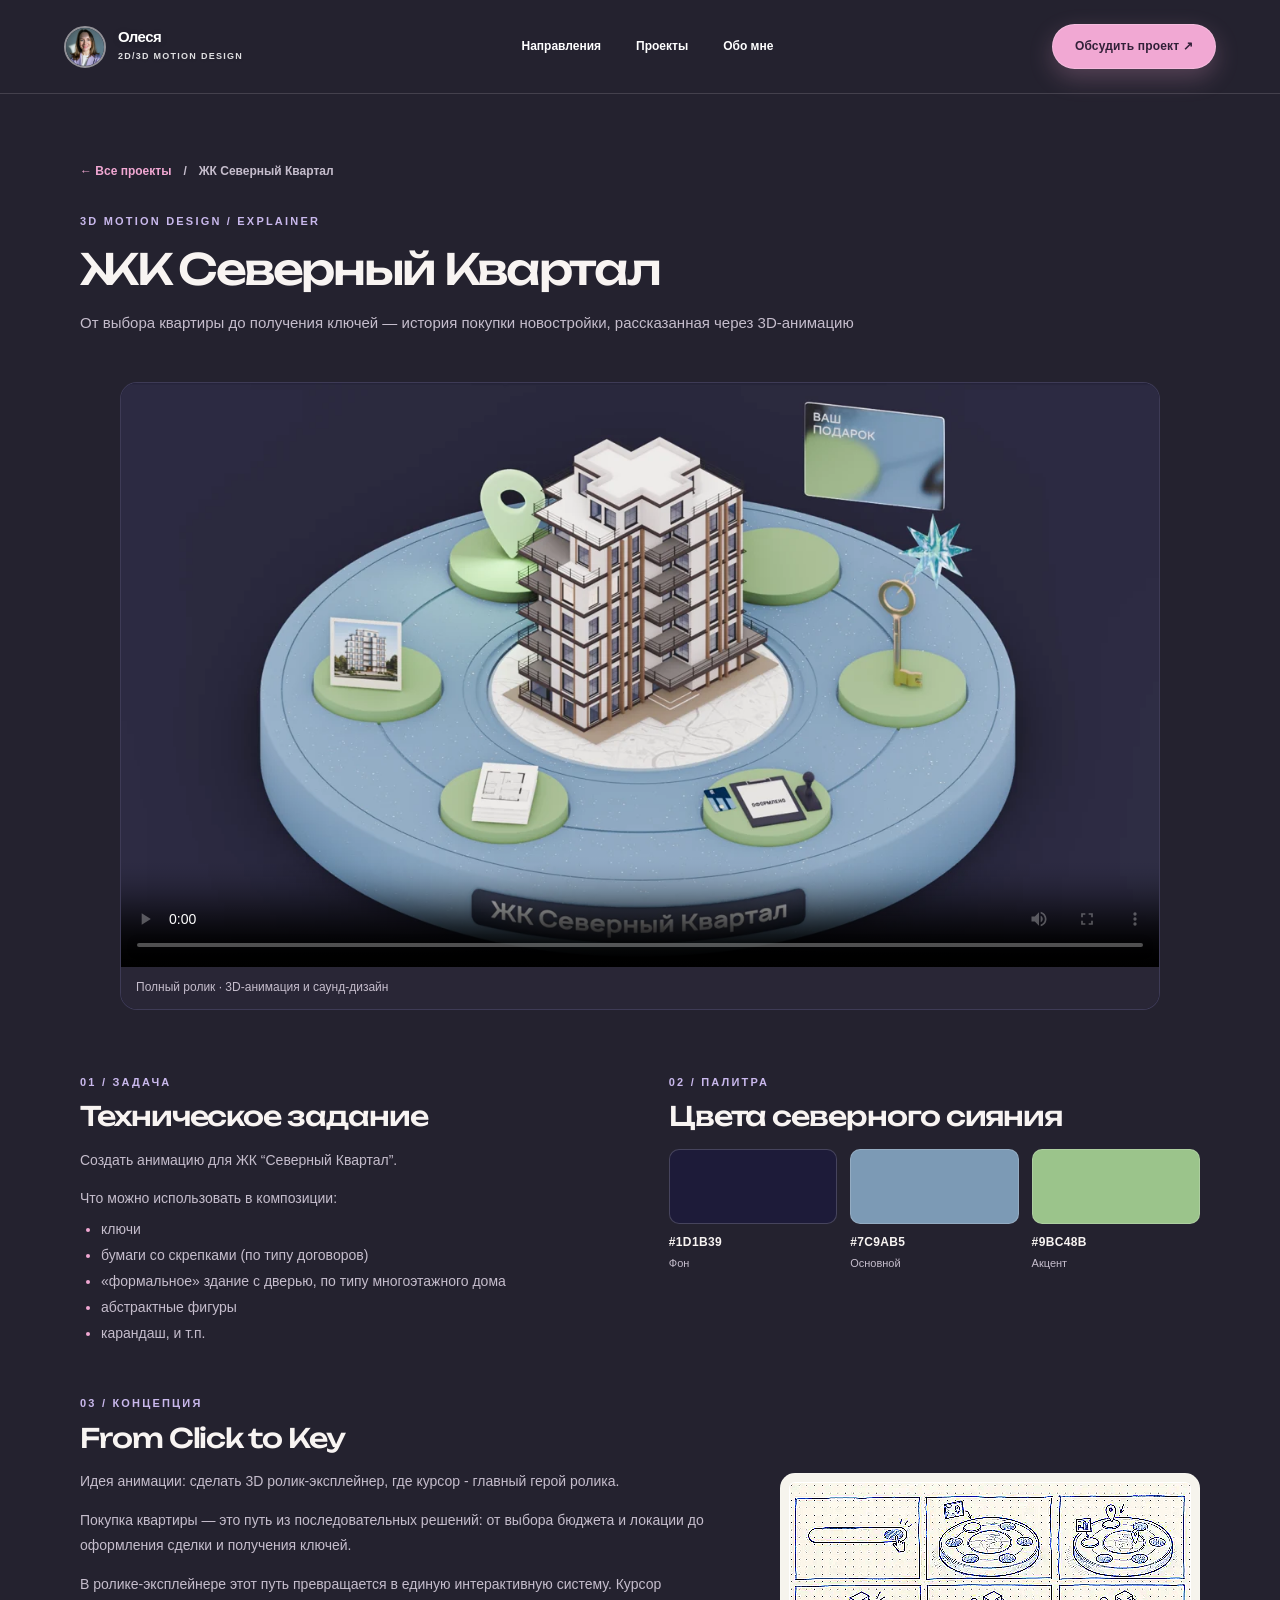
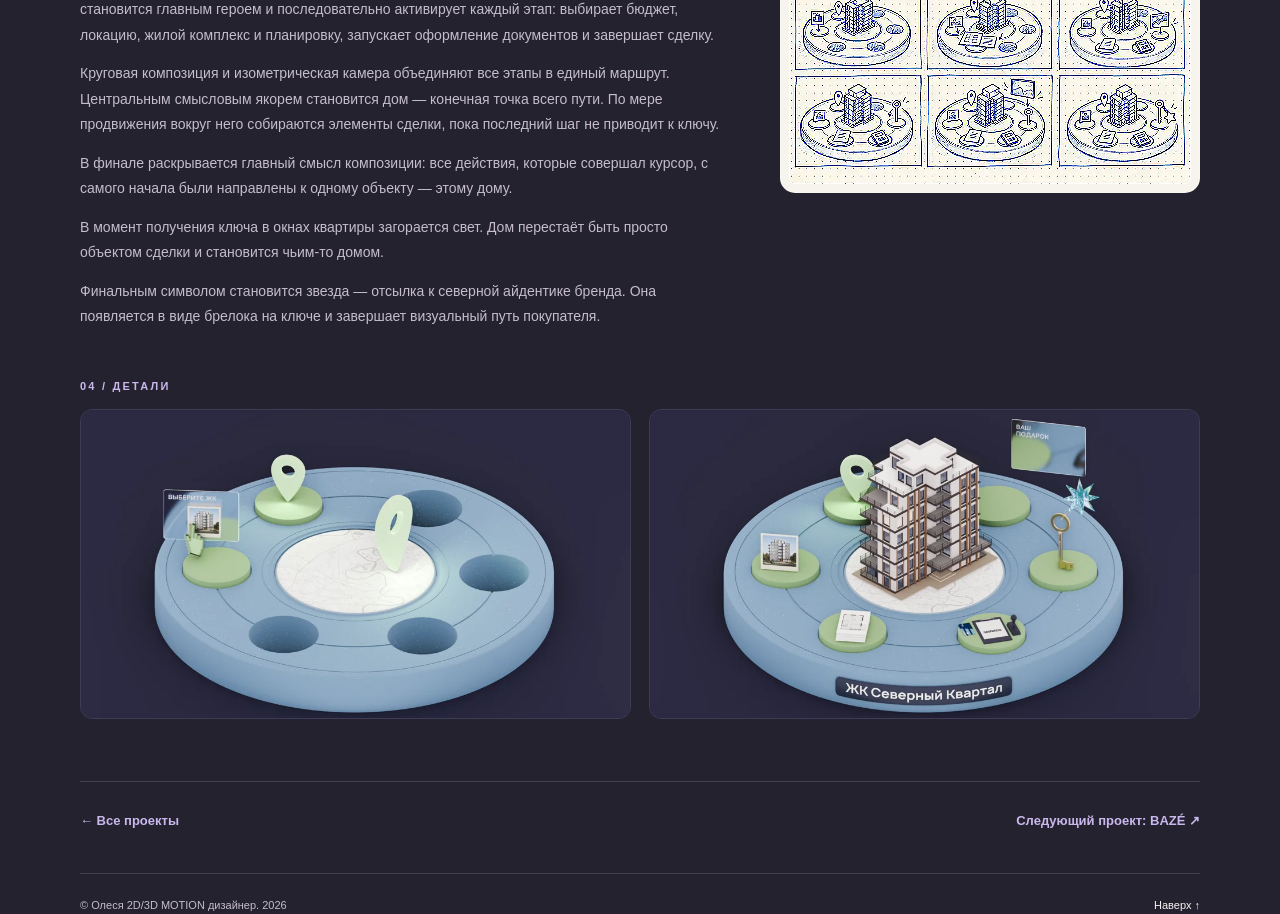
<file: projects/severny-kvartal/index.html>
<!DOCTYPE html>
<html lang="ru">
<head>
<meta charset="utf-8">
<meta name="viewport" content="width=device-width,initial-scale=1">
<meta name="theme-color" content="#24222f">
<meta name="description" content="ЖК Северный Квартал — 3D-анимация, концепция, раскадровка и цветовая палитра.">
<title>ЖК Северный Квартал — 3D Motion Design | Олеся</title>
<link rel="icon" type="image/svg+xml" href="../../assets/favicon.svg">
<link rel="stylesheet" href="../../styles.css?v=portfolio-copy-20261102-v1">
<script defer src="../../script.js"></script>
</head>
<body>
<header class="site-header site-header--inner" id="top">
<a class="brand" aria-label="Олеся — на главную" href="../../index.html"><img alt="" src="../../assets/portrait.jpg"><span><strong>Олеся</strong><small>2D/3D MOTION DESIGN</small></span></a>
<nav class="nav" aria-label="Главная навигация"><a href="../../index.html#services">Направления</a><a href="../../index.html#cases">Проекты</a><a href="../../index.html#about">Обо мне</a></nav>
<a class="header-cta" href="../../index.html#contact">Обсудить проект ↗︎</a>
</header>
<main class="sk-case"><svg class="sk-case__sharp-filter" aria-hidden="true" xmlns="http://www.w3.org/2000/svg" width="0" height="0"><filter id="sk-storyboard-sharpen" color-interpolation-filters="sRGB"><feConvolveMatrix order="3" kernelMatrix="0 -0.6 0 -0.6 3.4 -0.6 0 -0.6 0" divisor="1" edgeMode="duplicate" preserveAlpha="true"/></filter></svg>
<div class="container">
<section class="sk-case__intro">
<div class="crumbs"><a href="../../index.html#cases">← Все проекты</a><span>/</span><span>ЖК Северный Квартал</span></div>
<span class="sk-case__eyebrow">3D Motion Design / Explainer</span>
<h1>ЖК Северный Квартал</h1>
<p class="sk-case__deck">От выбора квартиры до получения ключей — история покупки новостройки, рассказанная через 3D-анимацию</p>
</section>
<figure class="sk-case__film">
<video controls playsinline preload="metadata" poster="../../assets/severny/final-poster.webp?v=hq-3" aria-label="Северный квартал — полная 3D-анимация со звуком">
<source src="../../assets/severny/severny-kvartal-hq.mp4" type="video/mp4">
Ваш браузер не поддерживает воспроизведение видео.
</video>
<figcaption>Полный ролик · 3D-анимация и саунд-дизайн</figcaption>
</figure>
<section class="sk-case__section sk-case__brief-grid" aria-label="Техническое задание и палитра">
<div>
<span class="sk-case__eyebrow">01 / Задача</span>
<h2>Техническое задание</h2>
<p>Создать анимацию для ЖК “Северный Квартал”.</p><p>Что можно использовать в композиции:</p><ul class="sk-case__brief-list"><li>ключи</li><li>бумаги со скрепками (по типу договоров)</li><li>«формальное» здание с дверью, по типу многоэтажного дома</li><li>абстрактные фигуры</li><li>карандаш, и т.п.</li></ul>
</div>
<div>
<span class="sk-case__eyebrow">02 / Палитра</span>
<h2>Цвета северного сияния</h2>
<div class="sk-case__swatches" aria-label="Цветовая палитра">
<div class="sk-case__swatch"><div class="sk-case__swatch-color" style="background:#1D1B39"></div><strong>#1D1B39</strong><small>Фон</small></div>
<div class="sk-case__swatch"><div class="sk-case__swatch-color" style="background:#7C9AB5"></div><strong>#7C9AB5</strong><small>Основной</small></div>
<div class="sk-case__swatch"><div class="sk-case__swatch-color" style="background:#9BC48B"></div><strong>#9BC48B</strong><small>Акцент</small></div>
</div>
</div>
</section>
<section class="sk-case__section" aria-label="Концепция и раскадровка">
<span class="sk-case__eyebrow">03 / Концепция</span>
<h2>From Click to Key</h2>
<div class="sk-case__concept-grid">
<div class="sk-case__concept-copy">
<p>Идея анимации: сделать 3D ролик-эксплейнер, где курсор - главный герой ролика.</p>
<p>Покупка квартиры — это путь из последовательных решений: от выбора бюджета и локации до оформления сделки и получения ключей.</p>
<p>В ролике-эксплейнере этот путь превращается в единую интерактивную систему. Курсор становится главным героем и последовательно активирует каждый этап: выбирает бюджет, локацию, жилой комплекс и планировку, запускает оформление документов и завершает сделку.</p>
<p>Круговая композиция и изометрическая камера объединяют все этапы в единый маршрут. Центральным смысловым якорем становится дом — конечная точка всего пути. По мере продвижения вокруг него собираются элементы сделки, пока последний шаг не приводит к ключу.</p>
<p>В финале раскрывается главный смысл композиции: все действия, которые совершал курсор, с самого начала были направлены к одному объекту — этому дому.</p>
<p>В момент получения ключа в окнах квартиры загорается свет. Дом перестаёт быть просто объектом сделки и становится чьим-то домом.</p>
<p>Финальным символом становится звезда — отсылка к северной айдентике бренда. Она появляется в виде брелока на ключе и завершает визуальный путь покупателя.</p>
</div>
<figure class="sk-case__storyboard"><img src="../../assets/severny/storyboard.webp?v=sharp-800" width="800" height="601" alt="Раскадровка: девять последовательных кадров от курсора до дома, ключа и звезды" loading="lazy"></figure>
</div>
</section>
<section class="sk-case__section" aria-label="Фрагменты анимации">
<span class="sk-case__eyebrow">04 / Детали</span>
<div class="sk-case__clips">
<figure class="sk-case__clip">
<video autoplay muted loop playsinline preload="metadata" poster="../../assets/severny/house-poster.webp?v=hq-3" aria-label="Анимация появления дома и названия жилого комплекса"><source src="../../assets/severny/house-loop.mp4?v=hq-3" type="video/mp4"></video>
</figure>
<figure class="sk-case__clip">
<video autoplay muted loop playsinline preload="metadata" poster="../../assets/severny/star-poster.webp?v=hq-3" aria-label="Анимация выезда подиума, ключа и звезды"><source src="../../assets/severny/star-loop.mp4?v=hq-3" type="video/mp4"></video>
</figure>
</div>
</section>
<nav class="sk-case__next" aria-label="Другие проекты">
<a href="../../index.html#cases">← Все проекты</a>
<a href="../baze/index.html">Следующий проект: BAZÉ ↗︎</a>
</nav>
<footer class="footer"><span>© Олеся 2D/3D MOTION дизайнер. 2026</span><a href="../../index.html">Наверх ↑</a></footer>
</div>
</main>
<div class="cursor-glow" aria-hidden="true" id="cursorGlow"></div>
</body></html>
</file>
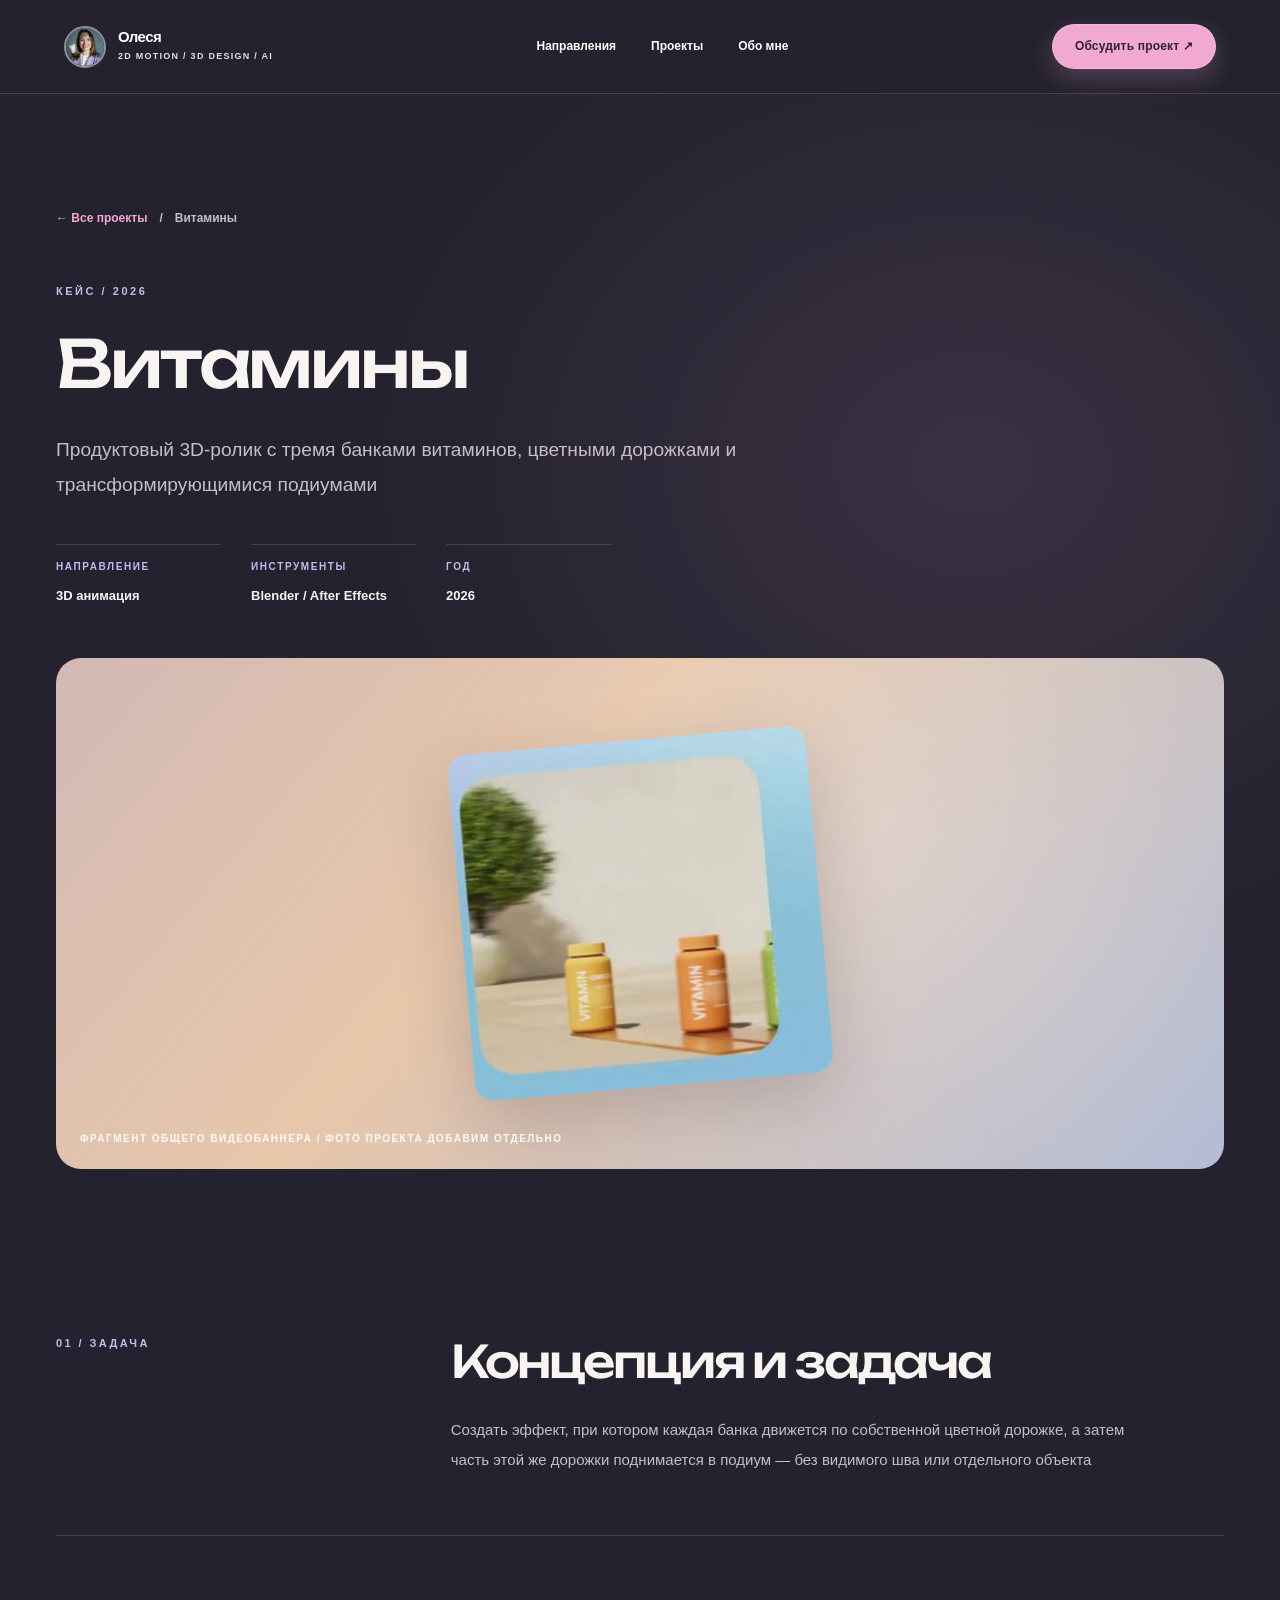
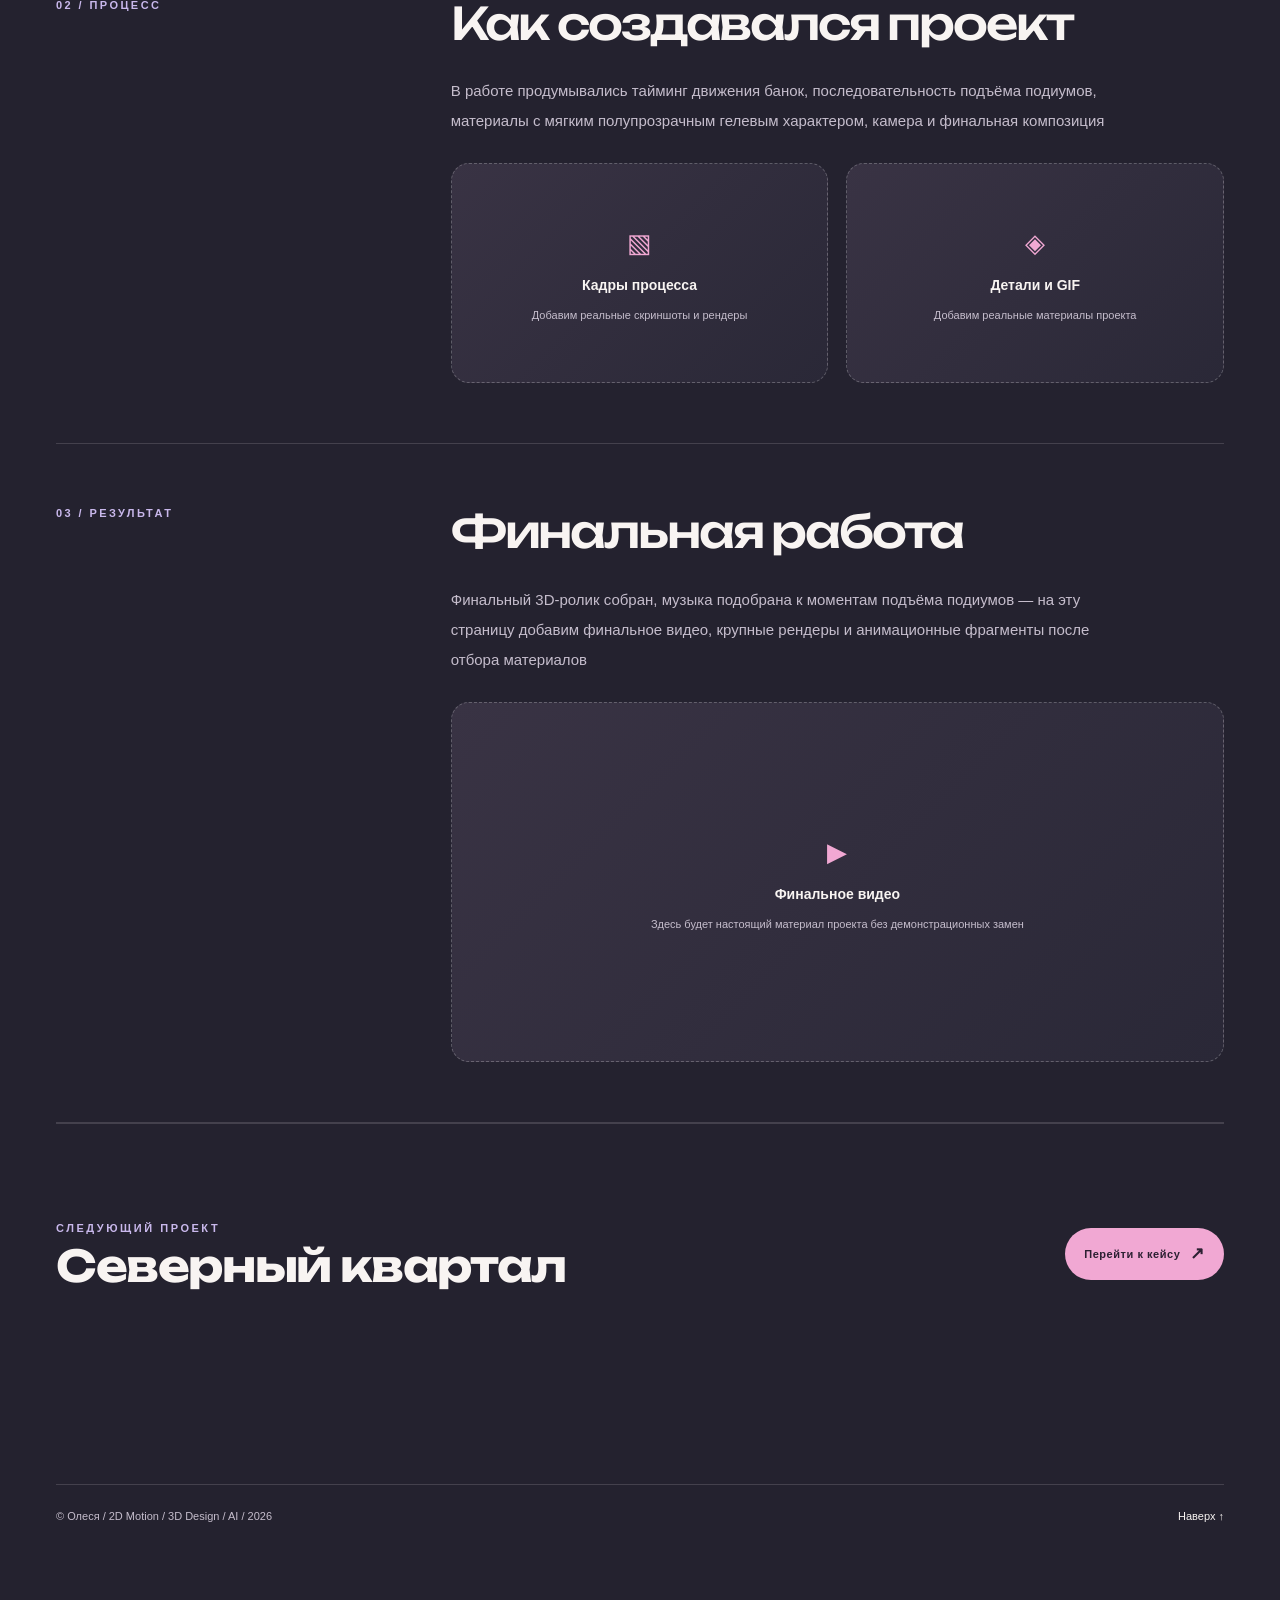
<file: projects/vitamins/index.html>
<!DOCTYPE html>

<html lang="ru"><head><meta charset="utf-8"/><meta content="width=device-width,initial-scale=1" name="viewport"/><meta content="#24222f" name="theme-color"/><meta content="Витамины — кейс Олеси, моушн и 3D дизайнер" name="description"/><title>Витамины — Олеся Portfolio</title><link href="../../assets/favicon.svg" rel="icon" type="image/svg+xml"/><link href="../../styles.css?v=typography-spacing-20261029-v2" rel="stylesheet"/><script defer="" src="../../script.js"></script></head><body><header class="site-header site-header--inner" id="top"><a aria-label="Олеся — на главную" class="brand" href="../../index.html"><img alt="" src="../../assets/portrait.jpg"/><span><strong>Олеся</strong><small>2D Motion / 3D Design / AI</small></span></a><nav aria-label="Главная навигация" class="nav"><a href="../../index.html#services">Направления</a><a href="../../index.html#cases">Проекты</a><a href="../../index.html#about">Обо мне</a></nav><a class="header-cta" href="../../index.html#contact">Обсудить проект ↗︎</a></header><main><section class="case-hero"><div class="container"><div class="crumbs"><a href="../../index.html#cases">← Все проекты</a><span>/</span><span>Витамины</span></div><span class="eyebrow">Кейс / 2026</span><h1>Витамины</h1><p class="case-hero__lead">Продуктовый 3D-ролик с тремя банками витаминов, цветными дорожками и трансформирующимися подиумами</p><div class="case-facts"><div class="case-fact"><span>Направление</span><strong>3D анимация</strong></div><div class="case-fact"><span>Инструменты</span><strong>Blender / After Effects</strong></div><div class="case-fact"><span>Год</span><strong>2026</strong></div></div><div class="case-art case-cover case-art--vitamins"><img alt="Фрагмент общего авторского видеобаннера" src="../../assets/project-vitamins-preview.jpg"/><span class="case-art__note">Фрагмент общего видеобаннера / фото проекта добавим отдельно</span></div></div></section><section class="case-article"><div class="container"><div class="case-chapter"><span class="chapter-n">01 / ЗАДАЧА</span><div><h2>Концепция и задача</h2><p>Создать эффект, при котором каждая банка движется по собственной цветной дорожке, а затем часть этой же дорожки поднимается в подиум — без видимого шва или отдельного объекта</p></div></div><div class="case-chapter"><span class="chapter-n">02 / ПРОЦЕСС</span><div><h2>Как создавался проект</h2><p>В работе продумывались тайминг движения банок, последовательность подъёма подиумов, материалы с мягким полупрозрачным гелевым характером, камера и финальная композиция</p><div class="case-media-grid"><div class="media-slot"><span class="media-slot__icon">▧</span><strong>Кадры процесса</strong><small>Добавим реальные скриншоты и рендеры</small></div><div class="media-slot"><span class="media-slot__icon">◈</span><strong>Детали и GIF</strong><small>Добавим реальные материалы проекта</small></div></div></div></div><div class="case-chapter"><span class="chapter-n">03 / РЕЗУЛЬТАТ</span><div><h2>Финальная работа</h2><p>Финальный 3D-ролик собран, музыка подобрана к моментам подъёма подиумов — на эту страницу добавим финальное видео, крупные рендеры и анимационные фрагменты после отбора материалов</p><div class="case-media-grid"><div class="media-slot media-slot--wide"><span class="media-slot__icon">▶</span><strong>Финальное видео</strong><small>Здесь будет настоящий материал проекта без демонстрационных замен</small></div></div></div></div><div class="next-projects"><div><span class="eyebrow">Следующий проект</span><h2>Северный квартал</h2></div><a class="pill pill--pink" href="../severny-kvartal/index.html">Перейти к кейсу <span class="arrow">↗︎</span></a></div><footer class="footer"><span>© Олеся / 2D Motion / 3D Design / AI / 2026</span><a href="../../index.html">Наверх ↑</a></footer></div></section></main><div aria-hidden="true" class="cursor-glow" id="cursorGlow"></div></body></html>
</file>
<file: styles.css>
@import url('https://fonts.googleapis.com/css2?family=Unbounded:wght@400;500;600;700;800;900&display=swap');
/* Olesya Portfolio | Dusk | Version 4 */
:root{--bg:#24222f;--panel:#302d3d;--panel2:#3b354b;--line:rgba(249,239,246,.15);--text:#f8f4f2;--muted:#c5bdcc;--accent:#f1a8d3;--lav:#c9b8ec;--blue:#b4d5ec;--rose:#df9cab;--w:min(1340px,calc(100% - 112px))}
*{box-sizing:border-box}html{scroll-behavior:smooth}body{margin:0;background:var(--bg);color:var(--text);font-family:'Manrope','Segoe UI',Arial,sans-serif;line-height:1.65;overflow-x:hidden;-webkit-font-smoothing:antialiased}img,video{max-width:100%;display:block}a{color:inherit;text-decoration:none}button{font:inherit;cursor:pointer}button:focus-visible,a:focus-visible,summary:focus-visible{outline:2px solid var(--accent);outline-offset:4px}h1,h2,h3,h4,p{margin:0}h1,h2,h3,h4{font-family:'Arial',sans-serif;font-weight:760;line-height:1.08;letter-spacing:-.055em}h1{font-size:clamp(48px,7.3vw,114px)}h2{font-size:clamp(36px,5vw,78px)}h3{font-size:clamp(25px,2.6vw,41px)}::selection{background:var(--accent);color:var(--bg)}.container{width:var(--w);max-width:100%;margin:auto}.eyebrow{font-size:11px;letter-spacing:.23em;text-transform:uppercase;font-weight:800;color:var(--lav)}.muted{color:var(--muted)}.accent{color:var(--accent)}.thin-divider{height:1px;background:var(--line)}.pill{display:inline-flex;align-items:center;gap:10px;border:1px solid var(--line);background:rgba(248,240,247,.07);padding:11px 18px;border-radius:100px;font-size:11px;font-weight:800;letter-spacing:.05em;transition:background .2s,transform .2s}.pill:hover{background:rgba(248,240,247,.14);transform:translateY(-2px)}.pill--pink{background:var(--accent);color:#2c2032;border-color:transparent}.pill--pink:hover{background:#ffcee5}.arrow{font-size:17px}.section{padding:clamp(88px,11vw,165px) 0}.section-heading{display:grid;grid-template-columns:1.6fr .65fr;align-items:end;gap:45px;margin-bottom:55px}.section-heading h2{margin-top:23px}.section-heading .section-desc{color:var(--muted);font-size:15px;line-height:1.9;max-width:370px;justify-self:end}.section-heading .section-desc::first-letter{text-transform:uppercase}
/* hero cover */
.hero{min-height:100vh;min-height:100svh;position:relative;overflow:hidden;background:#8d8fa8;isolation:isolate}.hero__video{position:absolute;inset:0;width:100%;height:100%;object-fit:cover;object-position:center}.hero__poster{position:absolute;inset:0;background:#9ca1b9 center/cover url('assets/banner-poster.jpg');z-index:-1}.hero__top-shade{position:absolute;inset:0 0 auto;height:115px;background:linear-gradient(to bottom,rgba(19,18,30,.48),transparent);pointer-events:none}.hero__bottom-shade{position:absolute;inset:auto 0 0;height:150px;background:linear-gradient(to top,rgba(17,17,24,.47),transparent);pointer-events:none}.site-header{position:absolute;top:0;left:0;right:0;z-index:8;height:94px;padding:0 clamp(24px,5vw,84px);display:flex;align-items:center;justify-content:space-between;gap:30px;color:#fff}.site-header--inner{position:relative;height:94px;background:var(--bg);border-bottom:1px solid var(--line)}.brand{display:flex;align-items:center;gap:12px;color:inherit;text-shadow:0 1px 8px rgba(0,0,0,.1)}.brand img{width:42px;height:42px;border-radius:50%;border:2px solid rgba(255,255,255,.5);object-fit:cover}.brand strong{display:block;font-size:15px;font-weight:800;line-height:1.1;letter-spacing:-.04em}.brand small{display:block;font-size:9px;letter-spacing:.14em;text-transform:uppercase;font-weight:800;opacity:.85;margin-top:4px}.nav{display:flex;gap:35px;font-size:12px;font-weight:800;align-items:center}.nav a{transition:opacity .2s}.nav a:hover{opacity:.65}.header-cta{padding:12px 22px;background:rgba(36,34,47,.52);backdrop-filter:blur(9px);border:1px solid rgba(255,255,255,.45);border-radius:100px;font-weight:800;font-size:11px;white-space:nowrap}.header-cta:hover{background:rgba(36,34,47,.85)}.hero__foot{position:absolute;bottom:35px;left:clamp(24px,5vw,84px);right:clamp(24px,5vw,84px);display:flex;align-items:end;justify-content:space-between;color:#fff;z-index:3;gap:20px;text-shadow:0 1px 10px rgba(0,0,0,.32)}.hero__foot p{font-size:10px;letter-spacing:.24em;font-weight:900;text-transform:uppercase}.hero__foot a{display:flex;gap:16px;align-items:center;font-size:12px;font-weight:800}.hero__foot a span{display:grid;place-items:center;border:1px solid rgba(255,255,255,.7);border-radius:50%;width:42px;height:42px;font-size:17px}.hero__control{position:absolute;z-index:5;right:clamp(24px,5vw,84px);bottom:110px;background:rgba(36,34,47,.77);backdrop-filter:blur(10px);color:white;border:1px solid rgba(255,255,255,.55);padding:12px 18px;border-radius:100px;font-size:13px;font-weight:800}.hero__control[hidden]{display:none}.hero__control:hover{background:rgba(36,34,47,.95)}
/* lead */
.lead{padding:clamp(90px,11vw,160px) 0 clamp(70px,9vw,120px);position:relative;overflow:hidden}.lead:before{content:'';position:absolute;width:420px;height:420px;border-radius:50%;background:radial-gradient(circle,rgba(155,117,188,.15),transparent 68%);right:-140px;top:-90px;pointer-events:none}.lead__meta{display:flex;align-items:center;gap:13px;margin-bottom:30px}.lead__meta i{width:7px;height:7px;background:var(--accent);border-radius:50%;box-shadow:0 0 0 5px rgba(241,168,211,.1)}.lead__layout{display:grid;grid-template-columns:1.5fr .64fr;gap:50px;align-items:end}.lead__layout h1 em{font-style:normal;color:var(--accent)}.lead__layout p{max-width:365px;color:var(--muted);font-size:clamp(14px,1.45vw,17px);line-height:1.85;padding-bottom:10px}.ticker{border-top:1px solid var(--line);border-bottom:1px solid var(--line);overflow:hidden;display:flex;gap:24px;justify-content:space-between;padding:18px 5vw;text-transform:uppercase;font-size:11px;font-weight:800;letter-spacing:.18em;color:var(--lav);white-space:nowrap}.ticker b{color:var(--accent);font-size:18px;line-height:12px}
/* directions */
.directions{background:linear-gradient(180deg,var(--bg),#292636)}.direction-grid{display:grid;grid-template-columns:repeat(3,minmax(0,1fr));gap:16px}.direction-card{background:var(--panel);border:1px solid var(--line);padding:10px 10px 26px;border-radius:22px;transition:transform .3s,box-shadow .3s;min-width:0;overflow:hidden}.direction-card:hover{transform:translateY(-6px);box-shadow:0 20px 50px rgba(10,9,18,.16)}.direction-card__image{position:relative;aspect-ratio:1.17/1;border-radius:15px;overflow:hidden}.direction-card__image img{width:100%;height:100%;object-fit:cover;transition:transform .5s}.direction-card:hover .direction-card__image img{transform:scale(1.045)}.direction-card__number{position:absolute;top:14px;left:14px;border:1px solid rgba(255,255,255,.4);border-radius:100px;color:white;background:rgba(23,23,34,.65);font-size:10px;padding:7px 12px;font-weight:900;letter-spacing:.12em}.direction-card__text{padding:24px 18px 0}.direction-card__text h3{margin:12px 0 14px}.direction-card__text p{color:var(--muted);font-size:13px;line-height:1.8;min-height:69px}.details{margin-top:25px;border-top:1px solid var(--line);padding-top:17px}.details summary{list-style:none;display:flex;align-items:center;justify-content:space-between;gap:10px;font-size:12px;font-weight:900}.details summary::-webkit-details-marker{display:none}.details summary:after{content:'+';display:grid;place-items:center;border:1px solid var(--line);border-radius:50%;width:32px;height:32px;font-size:21px;line-height:1;transition:transform .2s}.details[open] summary:after{transform:rotate(45deg);background:var(--panel2)}.details__inner{padding:16px 0 3px;color:var(--muted);font-size:12px;line-height:1.85}.details__inner ul{margin:0;padding-left:18px}.details__inner li{margin:8px 0}.details__inner li::marker{color:var(--accent)}.details__inner strong{display:block;color:var(--lav);font-size:11px;margin-top:17px}
/* projects */
.projects{background:#211f2d}.case-list{display:grid;gap:24px}.case-card{border:1px solid var(--line);border-radius:23px;overflow:hidden;display:grid;grid-template-columns:1.05fr 1fr;background:#302c3d;min-height:360px;transition:transform .3s,border-color .3s}.case-card:hover{transform:translateY(-4px);border-color:rgba(241,168,211,.7)}.case-art{min-height:330px;position:relative;overflow:hidden;display:flex;align-items:center;justify-content:center;background:#4b4758}.case-art:before{content:'';position:absolute;inset:0;opacity:.75;background:radial-gradient(circle at 70% 35%,rgba(255,255,255,.3),transparent 48%)}.case-art--vitamins{background:linear-gradient(130deg,#d2b9b5,#e8c7aa 40%,#b3bdd6)}.case-art--city{background:linear-gradient(130deg,#728cb8,#aa9cc8 65%,#d1b6b5)}.case-art--baze{background:linear-gradient(130deg,#b2a7ba,#454251 60%,#1b1a23)}.case-art img{position:relative;z-index:1;max-width:60%;max-height:68%;width:auto;height:auto;object-fit:cover;border-radius:18px;box-shadow:0 24px 70px rgba(19,17,30,.19);transform:rotate(-5deg);transition:transform .45s}.case-art--city img{max-width:72%;transform:rotate(4deg)}.case-card:hover .case-art img{transform:rotate(0deg) scale(1.05)}.case-art__word{position:relative;z-index:1;color:#fff;font-family:Arial,sans-serif;font-size:clamp(70px,10vw,160px);font-weight:850;letter-spacing:-.09em;opacity:.92;text-shadow:0 14px 45px rgba(0,0,0,.25)}.case-art__note{position:absolute;z-index:2;bottom:22px;left:24px;color:rgba(255,255,255,.93);font-weight:800;font-size:10px;letter-spacing:.15em;text-transform:uppercase}.case-card__text{padding:clamp(30px,5vw,70px);display:flex;flex-direction:column;align-items:flex-start;justify-content:center}.case-card__tags{display:flex;gap:8px;flex-wrap:wrap;margin-bottom:25px}.case-card__tags span{font-size:10px;letter-spacing:.11em;text-transform:uppercase;padding:7px 11px;background:rgba(255,255,255,.06);border:1px solid var(--line);border-radius:30px}.case-card__text h3{font-size:clamp(32px,3.7vw,62px)}.case-card__text p{font-size:14px;color:var(--muted);margin:20px 0 30px;max-width:415px}.case-card__text .pill{margin-top:3px}.projects__note{margin-top:28px;color:#afa7ba;font-size:12px}
/* about */
.about{background:#332d40}.about__inner{display:grid;grid-template-columns:.85fr 1.15fr;gap:clamp(50px,8vw,130px);align-items:center}.about__portrait{position:relative;max-width:420px;margin:auto;aspect-ratio:1;display:grid;place-items:center}.about__portrait:before{content:'';position:absolute;inset:0;border:1px solid rgba(249,239,246,.23);border-radius:50%}.about__portrait:after{content:'✳';position:absolute;top:2%;right:4%;width:68px;height:68px;border-radius:50%;display:grid;place-items:center;background:var(--accent);color:#32243f;font-size:31px}.about__portrait img{width:85%;height:85%;border-radius:50%;object-fit:cover}.about__content h2{margin:25px 0}.about__content p{color:var(--muted);font-size:15px;line-height:1.85;max-width:610px}.about__content p+p{margin-top:15px}.tools{margin-top:32px;border-top:1px solid var(--line);padding-top:23px}.tools__tags{display:flex;flex-wrap:wrap;gap:8px;margin-top:15px}.tools__tags span{border:1px solid var(--line);border-radius:100px;background:rgba(255,255,255,.05);padding:8px 13px;font-size:11px;font-weight:800}
/* contact */
.contact{padding-bottom:45px}.contact h2{font-size:clamp(48px,6.2vw,104px);margin:23px 0}.contact p{color:var(--muted);max-width:620px}.contact__notice{margin-top:34px;max-width:610px;padding:20px 23px;border:1px dashed var(--line);background:var(--panel);border-radius:14px;color:var(--muted);font-size:13px}.contact__notice strong{color:var(--text)}.footer{border-top:1px solid var(--line);padding-top:22px;margin-top:100px;color:var(--muted);display:flex;justify-content:space-between;gap:30px;font-size:11px}.footer a{color:var(--text)}
/* full case pages */
.case-hero{padding:clamp(85px,9vw,145px) 0 85px;background:radial-gradient(ellipse at 76% 32%,rgba(188,140,179,.14),transparent 44%)}.crumbs{display:flex;gap:12px;align-items:center;color:var(--muted);font-size:12px;font-weight:800;margin-bottom:48px}.crumbs a{color:var(--accent)}.case-hero h1{font-size:clamp(48px,7.5vw,120px);max-width:1050px;margin:20px 0 28px}.case-hero__lead{color:var(--muted);font-size:clamp(16px,1.5vw,21px);max-width:720px;line-height:1.8}.case-facts{display:flex;flex-wrap:wrap;gap:30px;margin:42px 0 50px}.case-fact{border-top:1px solid var(--line);padding-top:14px;min-width:165px}.case-fact span{display:block;font-size:10px;color:var(--lav);font-weight:800;letter-spacing:.16em;margin-bottom:6px;text-transform:uppercase}.case-fact strong{font-size:13px}.case-cover{width:100%;min-height:410px;aspect-ratio:16/7;border-radius:25px}.case-cover .case-art__word{font-size:clamp(88px,14vw,210px)}.case-article{padding:20px 0 100px}.case-chapter{display:grid;grid-template-columns:.42fr 1fr;gap:70px;padding:60px 0;border-bottom:1px solid var(--line)}.case-chapter h2{font-size:clamp(31px,3.5vw,55px);margin:0 0 25px}.case-chapter p{font-size:15px;line-height:2;color:var(--muted);max-width:690px}.case-chapter p+p{margin-top:17px}.case-chapter .chapter-n{font-size:11px;color:var(--lav);font-weight:800;letter-spacing:.22em}.case-media-grid{display:grid;grid-template-columns:1fr 1fr;gap:18px;margin-top:27px}.media-slot{border:1px dashed rgba(255,255,255,.24);min-height:220px;border-radius:18px;background:linear-gradient(135deg,#393344,#2a2837);display:flex;align-items:center;justify-content:center;flex-direction:column;gap:9px;text-align:center;padding:25px}.media-slot__icon{font-size:26px;color:var(--accent)}.media-slot strong{font-size:14px}.media-slot small{font-size:11px;color:var(--muted)}.media-slot--wide{grid-column:1/-1;min-height:360px}.next-projects{padding:90px 0;border-top:1px solid var(--line);display:flex;align-items:center;justify-content:space-between;gap:20px}.next-projects h2{font-size:clamp(30px,3.4vw,50px)}
/* subtle effects */
.reveal{opacity:0;transform:translateY(25px);transition:opacity .7s ease,transform .7s ease}.reveal.is-visible{opacity:1;transform:none}
@media(max-width:1000px){:root{--w:calc(100% - 64px)}.direction-grid{grid-template-columns:1fr 1fr}.direction-grid .direction-card:last-child{grid-column:1/-1;display:grid;grid-template-columns:1fr 1fr;gap:15px;align-items:center}.direction-grid .direction-card:last-child .direction-card__image{aspect-ratio:4/3}.case-card{min-height:310px}.case-art{min-height:300px}.case-card__text{padding:35px}}
@media(max-width:720px){:root{--w:calc(100% - 34px)}.nav{display:none}.site-header,.site-header--inner{height:76px;padding:0 17px}.brand img{width:37px;height:37px}.header-cta{padding:9px 15px;font-size:10px}.hero{min-height:100svh;background:radial-gradient(circle at 50% 52%,#5d556e 0,#292635 65%)}.hero__video{width:100%;height:auto;aspect-ratio:16/9;top:50%;left:0;right:0;bottom:auto;transform:translateY(-50%);object-fit:contain;object-position:center}.hero__poster{inset:50% 0 auto;transform:translateY(-50%);width:100%;height:auto;aspect-ratio:16/9;background-size:contain;background-repeat:no-repeat;background-color:#9ca1b9}.hero__top-shade{height:110px}.hero__bottom-shade{height:135px}.hero__foot{left:20px;right:20px;bottom:26px;align-items:end}.hero__foot p{font-size:9px;max-width:180px;line-height:1.65}.hero__foot a{font-size:10px;gap:10px}.hero__foot a span{width:36px;height:36px}.hero__control{right:18px;bottom:95px}.lead__layout{grid-template-columns:1fr;gap:25px}.lead__layout h1{font-size:clamp(46px,11vw,80px)}.lead__layout p{max-width:550px}.ticker{gap:16px;font-size:10px;justify-content:flex-start}.section-heading{grid-template-columns:1fr;gap:21px}.section-heading .section-desc{justify-self:start}.direction-grid{grid-template-columns:1fr}.direction-grid .direction-card:last-child{grid-column:auto;display:block}.direction-card__image,.direction-grid .direction-card:last-child .direction-card__image{aspect-ratio:1.5/1}.direction-card__text p{min-height:0}.case-card{grid-template-columns:1fr}.case-art{min-height:270px;aspect-ratio:1.5/1}.case-card__text{padding:31px}.case-card__text h3{font-size:37px}.about__inner{grid-template-columns:1fr;gap:55px}.about__portrait{width:min(74vw,330px)}.footer{margin-top:70px}.case-hero{padding-top:60px}.case-cover{min-height:260px;aspect-ratio:1.6/1}.case-chapter{grid-template-columns:1fr;gap:16px;padding:45px 0}.case-facts{gap:17px}.case-fact{min-width:133px}.next-projects{flex-wrap:wrap}.case-media-grid{grid-template-columns:1fr}.media-slot--wide{min-height:260px}}
@media(max-width:430px){.hero__foot p{letter-spacing:.11em;font-size:8px}.hero__foot a{font-size:9px}.lead__layout h1{font-size:45px}.section-heading h2{font-size:37px}.case-art{min-height:230px}.case-card__text h3{font-size:33px}.case-art__word{font-size:83px}.case-cover .case-art__word{font-size:100px}}
@media(prefers-reduced-motion:reduce){html{scroll-behavior:auto}.reveal{opacity:1;transform:none}*,*::before,*::after{animation:none!important;transition:none!important}}

/* Mobile: immersive desktop hero becomes a compact, uncropped 16:9 showreel */
@media(max-width:720px){
.hero{min-height:0;height:auto;padding-top:91px;padding-bottom:87px;background:linear-gradient(160deg,#312b3d,#24222f)}
.hero__video{position:relative;inset:auto;width:100%;height:auto;aspect-ratio:16/9;transform:none;object-fit:contain}
.hero__poster{inset:91px 0 auto;transform:none;width:100%;height:auto;aspect-ratio:16/9;background-size:cover}
.hero__foot{bottom:22px}
.hero__control{bottom:86px}
}


/* Portfolio v5 — interactive presentation and visual hierarchy */
:root{--action:#ff58b4;--action-hover:#ff81c6}
.site-header .header-cta{background:var(--action);color:#2c1935;border-color:transparent;box-shadow:0 8px 28px rgba(255,68,162,.36);font-size:12px;letter-spacing:.015em;transition:transform .25s,box-shadow .25s,background .25s}
.site-header .header-cta:hover{background:var(--action-hover);transform:translateY(-3px) scale(1.035);box-shadow:0 12px 38px rgba(255,68,162,.52)}
.hero__foot--minimal{justify-content:flex-end}
.lead__layout h1 em{white-space:nowrap}
/* A 3-card stagger pop, rather than generic fade-in */
.direction-card.pop-in{opacity:0;transform:translate3d(0,88px,0) rotate(-3deg) scale(.86);transition:opacity .68s ease,transform .85s cubic-bezier(.18,1.2,.35,1),box-shadow .3s,border-color .3s}
.direction-card.pop-in:nth-child(2){transform:translate3d(0,88px,0) rotate(2deg) scale(.86);transition-delay:.14s}
.direction-card.pop-in:nth-child(3){transform:translate3d(0,88px,0) rotate(-2deg) scale(.86);transition-delay:.28s}
.direction-card.pop-in.is-visible{opacity:1;transform:translate3d(0,0,0) rotate(0) scale(1)}
.direction-card.pop-in.is-visible:hover{transform:translate3d(0,-9px,0) rotate(0) scale(1.012);transition-delay:0s;box-shadow:0 24px 48px rgba(10,8,17,.36);border-color:rgba(255,128,197,.38)}
.direction-card.pop-in.is-open{border-color:rgba(255,128,197,.5);background:#363040}
.direction-card__opener{color:inherit;border:0;background:none;text-align:left;display:block;padding:0;width:100%;height:auto;border-radius:16px}
.direction-card__opener:focus-visible{outline-offset:4px}
.direction-card__text{padding:24px 18px 0}
.direction-card__opener .direction-card__text p{font-size:13px}
.direction-card__more{display:flex;align-items:center;justify-content:space-between;gap:12px;margin-top:23px;padding-top:17px;border-top:1px solid var(--line);font-weight:800;font-size:12px;color:var(--text)}
.more-icon{width:35px;height:35px;display:grid;place-items:center;border:1px solid rgba(241,168,211,.5);border-radius:50%;background:rgba(241,168,211,.12);color:var(--accent);font-size:23px;line-height:1;transition:background .25s,transform .32s}
.direction-card:hover .more-icon,.direction-card.is-open .more-icon{background:var(--action);color:#30192a;transform:rotate(90deg);border-color:transparent}
.direction-card.is-open .more-icon{transform:rotate(45deg)}
.direction-card__panel{border-top:1px solid var(--line);margin:21px 18px 0;padding:15px 0 5px;font-size:12px;color:var(--muted);animation:directionOpen .35s ease both}
.direction-card__panel[hidden]{display:none}
.direction-card__panel ul{padding-left:19px;margin:0}
.direction-card__panel li{margin:8px 0;line-height:1.65}
.direction-card__panel li::marker{color:var(--accent)}
@keyframes directionOpen{from{opacity:0;transform:translateY(-10px)}to{opacity:1;transform:none}}
/* App-like badges: typographic markers + fully readable program names */
.app-list,.tools__apps{display:flex;flex-wrap:wrap;gap:8px;margin-top:17px}
.app-chip{display:inline-flex;align-items:center;gap:7px;padding:5px 10px 5px 5px;border:1px solid var(--line);border-radius:11px;background:rgba(255,255,255,.06);white-space:nowrap;max-width:100%}
.app-chip__icon{width:27px;height:27px;flex:none;display:grid;place-items:center;background:#44395a;color:#e7d4ff;border:1px solid rgba(255,255,255,.16);border-radius:7px;font-size:11px;line-height:1;font-weight:900;letter-spacing:-.03em}
.app-chip__label{font-size:11px;font-weight:750;color:var(--text)}
.app-chip--ae .app-chip__icon{background:#17183d;color:#aaaaff}.app-chip--ai .app-chip__icon{background:#3b210d;color:#ffb45d}.app-chip--ps .app-chip__icon{background:#102d46;color:#85d6ff}
.app-chip--blender .app-chip__icon{background:#44270c;color:#ffad68}.app-chip--c4d .app-chip__icon{background:#193452;color:#9fd4ff}.app-chip--redshift .app-chip__icon{background:#4d1839;color:#ffc5e7}.app-chip--premiere .app-chip__icon{background:#242144;color:#b3b0ff}.app-chip--figma .app-chip__icon{background:#344538;color:#b7f4c3}
/* Selected projects mini carousel, each a real link to its case page */
.projects .section-heading{grid-template-columns:1.25fr .85fr;align-items:center}
.project-preview{height:250px;position:relative;max-width:430px;width:100%;justify-self:end;isolation:isolate}
.project-preview__tile{width:140px;height:171px;position:absolute;top:17px;left:calc(50% - 70px);display:flex;align-items:center;justify-content:center;overflow:hidden;border:4px solid #413848;background:#4b4158;border-radius:17px;box-shadow:0 16px 36px rgba(0,0,0,.3);transition:filter .2s,box-shadow .25s}
.project-preview__tile img{width:100%;height:100%;object-fit:cover}
.project-preview__tile strong{font-size:28px;letter-spacing:-.07em;color:white}
.project-preview__tile--1{transform:translate(-100px,6px) rotate(-15deg);z-index:1;animation:float1 6s ease-in-out infinite}
.project-preview__tile--2{transform:translate(3px,-8px) rotate(5deg);z-index:3;animation:float2 6.9s ease-in-out infinite}
.project-preview__tile--3{transform:translate(98px,8px) rotate(16deg);z-index:2;background:linear-gradient(145deg,#8c718a,#362d43);animation:float3 6.5s ease-in-out infinite}
.project-preview__tile:hover{z-index:5;filter:brightness(1.13);box-shadow:0 23px 44px rgba(0,0,0,.45);animation-play-state:paused}
.project-preview__hint{position:absolute;bottom:0;left:0;right:0;text-align:center;font-size:11px;color:var(--muted);letter-spacing:.03em}
@keyframes float1{0%,100%{transform:translate(-100px,6px) rotate(-15deg)}50%{transform:translate(-97px,-9px) rotate(-11deg)}}
@keyframes float2{0%,100%{transform:translate(3px,-8px) rotate(5deg)}50%{transform:translate(6px,4px) rotate(2deg)}}
@keyframes float3{0%,100%{transform:translate(98px,8px) rotate(16deg)}50%{transform:translate(94px,-6px) rotate(12deg)}}
.projects .section-heading .eyebrow{display:inline-block;position:relative;padding-bottom:9px}
.projects .section-heading .eyebrow:after{content:'';position:absolute;left:0;bottom:0;width:0;height:2px;background:var(--action);transition:width 1s cubic-bezier(.2,.8,.2,1)}
.projects .section-heading.is-visible .eyebrow:after{width:100%}
.case-card.reveal:nth-child(odd){transform:translateX(-56px) scale(.96)}
.case-card.reveal:nth-child(even){transform:translateX(56px) scale(.96)}
.case-card.reveal.is-visible{transform:none}
.case-card.reveal.is-visible:hover{transform:translateY(-7px) scale(1.006);box-shadow:0 23px 55px rgba(0,0,0,.3)}
.case-art img{will-change:transform}
/* Swap prior star sticker with a refined orbital design, later replaceable by original 3D render */
.about__portrait:after{display:none}
.about__orbit{width:105px;height:105px;position:absolute;top:-6%;right:-12%;z-index:3;pointer-events:none;display:grid;place-items:center;filter:drop-shadow(0 9px 20px rgba(10,8,20,.23));animation:aboutBob 5s ease-in-out infinite}
.about__orbit-core{position:absolute;inset:28%;border-radius:50%;background:radial-gradient(circle at 29% 23%,#fff5ff,#f2a7dc 38%,#8f77cb 65%,#403c7b 95%);box-shadow:inset -9px -9px 16px rgba(27,22,72,.4),0 0 25px rgba(230,170,239,.2)}
.about__orbit-ring{width:102px;height:41px;border:11px solid rgba(226,204,255,.95);border-top-color:#f4dcef;border-right-color:#c2acec;border-bottom-color:#6659a4;border-radius:50%;transform:rotate(-30deg);box-shadow:0 2px 7px rgba(0,0,0,.16);position:absolute;inset:auto}
@keyframes aboutBob{0%,100%{transform:translateY(0) rotate(-8deg)}50%{transform:translateY(-8px) rotate(8deg)}}
/* Better touch and mobile readability */
@media(max-width:1000px){.projects .section-heading{grid-template-columns:1fr 1fr}.project-preview{transform:scale(.86);transform-origin:center right}}
@media(max-width:720px){
 .site-header .header-cta{padding:11px 14px;font-size:10px}
 .brand small{font-size:8px;letter-spacing:.06em}
 .lead__layout h1 em{white-space:normal}
 .projects .section-heading{grid-template-columns:1fr;gap:17px;margin-bottom:31px}
 .project-preview{height:214px;max-width:360px;justify-self:center;transform:scale(.87);transform-origin:center center}
 .direction-card.pop-in,.direction-card.pop-in:nth-child(2),.direction-card.pop-in:nth-child(3){transform:translateY(42px) scale(.94);transition-delay:0s}
 .direction-card.pop-in.is-visible{transform:none}
 .case-card.reveal:nth-child(odd),.case-card.reveal:nth-child(even){transform:translateY(36px) scale(.97)}
 .case-card.reveal.is-visible{transform:none}
 .about__orbit{right:-7%;top:-3%;transform:scale(.83)}
 }
@media(max-width:430px){.project-preview{transform:scale(.73);margin:-24px 0 -8px}.about__orbit{width:87px;height:87px;top:-5%;right:-5%}.about__orbit-ring{width:86px;height:34px;border-width:9px}.app-chip__label{font-size:10px}}
@media(prefers-reduced-motion:reduce){
 .direction-card.pop-in,.direction-card.pop-in:nth-child(2),.direction-card.pop-in:nth-child(3),.case-card.reveal:nth-child(odd),.case-card.reveal:nth-child(even){opacity:1;transform:none}
 .project-preview__tile,.about__orbit{animation:none!important}
 }


/* Portfolio v6: saturated pink, differentiated service link and accessible details */
:root{--action:#ff4db4;--action-hover:#ff6dc3}
.site-header .header-cta{background:var(--action)!important;color:#271526!important;border:1px solid rgba(255,255,255,.22)!important;box-shadow:0 10px 36px rgba(255,40,161,.42),0 0 0 1px rgba(255,255,255,.12) inset}
.site-header .header-cta:hover{background:var(--action-hover)!important;box-shadow:0 12px 44px rgba(255,40,161,.60)}
@media(min-width:1100px){.directions .section-heading{grid-template-columns:minmax(0,1.8fr) minmax(230px,.55fr)}.directions .single-line-title{font-size:clamp(36px,3.15vw,51px);white-space:nowrap;letter-spacing:-.055em}}
.direction-card__entry{display:block;border-radius:16px;cursor:pointer}
.direction-card__entry:focus-visible{outline:3px solid var(--action);outline-offset:4px}
.direction-card__view{display:flex;align-items:center;justify-content:space-between;gap:12px;margin-top:19px;padding:12px 14px;background:rgba(255,77,180,.11);border:1px solid rgba(255,77,180,.23);border-radius:12px;font-weight:850;font-size:13px;color:#ffc1e4;transition:background .2s,transform .2s}
.direction-card__view span{font-size:22px;font-weight:400}
.direction-card__entry:hover .direction-card__view{background:rgba(255,77,180,.22);transform:translateY(-2px)}
.direction-card__details-button{margin:12px 18px 0;padding:14px 0 3px;width:calc(100% - 36px);display:flex;align-items:center;justify-content:space-between;gap:10px;background:transparent;border:0;border-top:1px solid var(--line);color:var(--muted);font-size:12px;font-weight:750;text-align:left}
.direction-card__details-button:hover{color:var(--text)}
.direction-card__details-button .more-icon{width:29px;height:29px;font-size:20px}
.direction-card__details-button[aria-expanded=true] .more-icon{transform:rotate(45deg);background:var(--action);color:#241526}
.direction-card__panel{margin-top:12px}
.app-chip__icon{position:relative;overflow:hidden}
.app-chip__mark{position:absolute;inset:4px;width:calc(100% - 8px);height:calc(100% - 8px);object-fit:contain;z-index:2;background:inherit}
.app-chip__fallback{font-size:11px;font-weight:900}
/* Blender/Cinema 4D brand icon fallback for offline previews is text, original vectors load on published site */
.cursor-glow{display:none}
@media(hover:hover) and (pointer:fine) and (prefers-reduced-motion:no-preference){
.cursor-glow{display:block;position:fixed;top:0;left:0;z-index:9999;width:96px;height:96px;border-radius:50%;pointer-events:none;opacity:0;transform:translate3d(-150px,-150px,0);background:radial-gradient(circle,rgba(255,85,188,.32) 0%,rgba(255,85,188,.16) 31%,rgba(255,85,188,0) 73%);filter:blur(4px);mix-blend-mode:screen;transition:opacity .24s ease,width .22s ease,height .22s ease}
.cursor-glow.is-active{opacity:1}
.cursor-glow.is-hovering{width:130px;height:130px;background:radial-gradient(circle,rgba(255,65,177,.42) 0%,rgba(255,65,177,.13) 42%,rgba(255,65,177,0) 74%)}
}
/* Standalone category galleries */
.gallery-page{min-height:100vh;padding-top:65px;background:radial-gradient(ellipse at 88% 7%,rgba(198,131,204,.15),transparent 35%),var(--bg)}
.gallery-intro{display:flex;justify-content:space-between;align-items:end;gap:24px;margin:40px 0 45px}
.gallery-intro h1{font-size:clamp(55px,8vw,126px);margin:10px 0 20px}
.gallery-intro p{font-size:15px;max-width:570px;color:var(--muted)}
.gallery-intro__label{font-size:12px;color:var(--lav);letter-spacing:.11em;text-transform:uppercase;flex:none;padding-bottom:6px}
.gallery-player{overflow:hidden;border:1px solid var(--line);border-radius:23px;background:#171622}
.gallery-player video{width:100%;aspect-ratio:16/9;object-fit:contain}
.gallery-player__caption{color:var(--muted);padding:16px 24px;font-size:12px;background:var(--panel)}
.gallery-section-head{margin:90px 0 29px}
.gallery-section-head h2,.gallery-cases h2{font-size:clamp(30px,4vw,57px);margin-top:12px}
.gallery-frames{display:grid;grid-template-columns:repeat(2,minmax(0,1fr));gap:20px}
.gallery-frame{min-width:0;margin:0}
.gallery-frame a{display:block;aspect-ratio:16/9;overflow:hidden;border:1px solid var(--line);border-radius:17px}
.gallery-frame img{width:100%;height:100%;object-fit:cover;transition:transform .4s ease}
.gallery-frame a:hover img{transform:scale(1.045)}
.gallery-frame figcaption{padding:13px 3px;font-size:11px;color:var(--muted);letter-spacing:.03em}
.gallery-future,.gallery-cases p{font-size:14px;color:var(--muted);margin:30px 0 0;max-width:560px}
.gallery-cases{padding:75px 0 0}
.gallery-case-links{display:grid;grid-template-columns:repeat(3,1fr);gap:13px;margin:35px 0 0}
.gallery-case-links a{border:1px solid var(--line);background:var(--panel);padding:23px;border-radius:15px;display:flex;justify-content:space-between;gap:14px;font-weight:850;transition:background .2s,transform .2s}
.gallery-case-links a span{color:var(--action)}
.gallery-case-links a:hover{background:var(--panel2);transform:translateY(-4px)}
.gallery-bottom{display:flex;gap:14px;flex-wrap:wrap;margin:100px 0 55px}
@media(max-width:1000px){.directions .single-line-title{font-size:clamp(34px,4vw,48px)}}
@media(max-width:720px){.directions .single-line-title{white-space:normal;font-size:clamp(33px,9vw,45px)}.gallery-page{padding-top:35px}.gallery-intro{display:block}.gallery-intro__label{display:block;margin-top:20px}.gallery-frames{grid-template-columns:1fr;gap:12px}.gallery-case-links{grid-template-columns:1fr}.gallery-section-head{margin-top:65px}.gallery-bottom{margin-top:65px}}

/* Local visual fallbacks for Blender, Cinema 4D and Figma */
.app-chip__fallback-image{display:block;width:24px;height:24px;object-fit:contain}
.app-chip--blender .app-chip__icon,.app-chip--c4d .app-chip__icon,.app-chip--figma .app-chip__icon{background:#252439}

/* 2D portfolio draft — modular gallery with on-demand video playback */
.work-portfolio{padding-top:36px}
.work-group{margin:72px 0 0}
.work-group__heading{margin-bottom:26px}
.work-group__heading h2{font-size:clamp(28px,3.4vw,50px);margin:12px 0 0}
.work-grid{display:grid;gap:18px}
.work-grid--featured{grid-template-columns:repeat(3,minmax(0,1fr))}
.work-grid--portrait{grid-template-columns:repeat(5,minmax(0,1fr))}
.work-grid--square{grid-template-columns:repeat(2,minmax(0,1fr))}
.work-card{background:var(--panel);border:1px solid var(--line);padding:0;text-align:left;color:var(--text);border-radius:19px;overflow:hidden;min-width:0;display:block;transition:transform .35s cubic-bezier(.2,.9,.2,1),box-shadow .35s,border-color .35s}
.work-card:hover{transform:translateY(-9px);box-shadow:0 24px 45px rgba(15,7,24,.25);border-color:rgba(241,168,211,.42)}
.work-card__media{display:block;position:relative;overflow:hidden;background:#211e2d;aspect-ratio:16/10}
.work-card--portrait .work-card__media{aspect-ratio:3/4}
.work-card--square .work-card__media{aspect-ratio:1/1}
.work-card__media img{display:block;width:100%;height:100%;object-fit:cover;transition:transform .6s}
.work-card--portrait .work-card__media img{object-fit:contain}
.work-card:hover .work-card__media img{transform:scale(1.05)}
.work-card__play{position:absolute;left:50%;top:50%;transform:translate(-50%,-50%) scale(.92);width:52px;height:52px;border-radius:50%;display:grid;place-items:center;background:rgba(241,168,211,.9);color:#29182d;box-shadow:0 8px 25px rgba(30,12,35,.3);font-size:15px;opacity:0;transition:opacity .3s,transform .3s}
.work-card:hover .work-card__play,.work-card:focus-visible .work-card__play{opacity:1;transform:translate(-50%,-50%) scale(1)}
.work-card__meta{display:flex;justify-content:space-between;align-items:center;gap:8px;padding:17px 16px 20px;font-size:13px}
.work-card__meta strong{font-weight:800}
.work-card__meta>span{font-size:10px;color:var(--accent);white-space:nowrap}
.video-lightbox{border:1px solid rgba(241,168,211,.3);background:#211f29;color:var(--text);border-radius:19px;padding:0;width:min(1120px,94vw);max-height:94dvh;overflow:auto;box-shadow:0 35px 100px rgba(0,0,0,.6)}
.video-lightbox::backdrop{background:rgba(9,6,13,.88);backdrop-filter:blur(12px)}
.video-lightbox__top{padding:11px 16px;display:flex;align-items:center;justify-content:space-between;gap:15px}
.video-lightbox__top strong{font-size:14px}
.video-lightbox__top button{border:1px solid rgba(241,168,211,.35);background:rgba(241,168,211,.14);color:#f8f4f2;width:34px;height:34px;border-radius:50%}
.video-lightbox video{width:100%;max-height:calc(94dvh - 65px);background:#0d0c13;object-fit:contain}
@media(max-width:900px){.work-grid--portrait{grid-template-columns:repeat(3,minmax(0,1fr))}.work-grid--featured{grid-template-columns:repeat(2,minmax(0,1fr))}}
@media(max-width:650px){.work-group{margin-top:58px}.work-grid--featured,.work-grid--square{grid-template-columns:1fr}.work-grid--portrait{grid-template-columns:repeat(2,minmax(0,1fr))}.work-card__meta{font-size:12px;padding:12px}.work-card__meta>span{font-size:9px}.work-card__play{opacity:.86;width:40px;height:40px}.work-grid--featured .work-card__media{aspect-ratio:16/9}}
@media(prefers-reduced-motion:reduce){.work-card,.work-card__media img{transition:none}}
/* Dusk pastel pink instead of neon action */
:root{--action:#f1a8d3;--action-hover:#ffd1ea}
.site-header .header-cta{background:var(--action)!important;color:#312038!important;box-shadow:0 9px 25px rgba(241,168,211,.24)!important}
.site-header .header-cta:hover{background:var(--action-hover)!important;box-shadow:0 13px 35px rgba(241,168,211,.38)!important}
/* Large clean icons only — brand names remain available to screen readers and hover tooltips */
.tools__apps .app-chip,.direction-card__panel .app-chip{padding:7px;gap:0;min-width:52px;min-height:52px;justify-content:center}
.tools__apps .app-chip__icon,.direction-card__panel .app-chip__icon{width:40px;height:40px;border-radius:9px}
.tools__apps .app-chip__mark,.direction-card__panel .app-chip__mark{width:32px;height:32px;inset:4px;object-fit:contain}
.tools__apps .app-chip__fallback,.direction-card__panel .app-chip__fallback{font-size:17px}
.tools__apps .app-chip__fallback-image,.direction-card__panel .app-chip__fallback-image{width:32px;height:32px;object-fit:contain}
.app-chip__label{display:none!important}

/* v7 3D gallery */
.work-grid--feature2{grid-template-columns:repeat(2,minmax(0,1fr))}
.work-grid--stills{grid-template-columns:repeat(3,minmax(0,1fr))}
.work-grid--stills .work-card__media{aspect-ratio:4/5}
.work-grid--stills .work-card__media img{object-fit:contain}
.work-card--still{cursor:zoom-in;text-decoration:none}
.work-card__zoom{position:absolute;top:13px;right:13px;width:40px;height:40px;border-radius:50%;background:rgba(241,168,211,.9);color:#2a192d;display:grid;place-items:center;font-size:20px;transition:transform .25s}
.work-card--still:hover .work-card__zoom{transform:scale(1.06)}
@media(max-width:850px){.work-grid--stills{grid-template-columns:repeat(2,minmax(0,1fr))}}
@media(max-width:650px){.work-grid--feature2,.work-grid--stills{grid-template-columns:1fr}.work-grid--stills .work-card__media{aspect-ratio:4/5}.work-grid--feature2 .work-card__media{aspect-ratio:16/9}}


/* OLESYA V8 — typography and refined motion */

h1,h2,h3,h4,h5,h6,.direction-card__text h3,.gallery-intro h1,.work-group__heading h2,.case-card__text h3{font-family:'Unbounded','Arial Black',Arial,sans-serif;font-weight:750;letter-spacing:-.065em;line-height:1.16}
.section-heading h2,.about__content h2,.contact h2{overflow-wrap:normal}
/* Continuous editorial motion band */
.ticker.ticker--motion{padding:14px 0;display:block;overflow:hidden;max-width:100%;background:#15131c;letter-spacing:-.05em;font-size:clamp(19px,2.65vw,42px);font-family:'Unbounded','Arial Black',sans-serif;font-weight:800;color:#f8f4f7;line-height:1.35}
.ticker__track{display:flex;width:max-content;animation:olesyaMarquee 38s linear infinite;will-change:transform}
.ticker__group{display:flex;align-items:center;gap:25px;flex:none;padding-right:25px}
.ticker__item{font-size:inherit;white-space:nowrap;letter-spacing:-.06em}
.ticker__item--pink,.ticker__star{color:#f1a8d3}
.ticker__star{font-size:16px;font-weight:500}
@keyframes olesyaMarquee{to{transform:translateX(-50%)}}
/* Glass bases for the fanned previews, without obscuring the artwork */
.project-preview--glass:before{content:'';position:absolute;inset:7px 9px 29px;border-radius:28px;background:linear-gradient(125deg,rgba(255,255,255,.13),rgba(255,255,255,.025) 45%,rgba(242,169,218,.065));border:1px solid rgba(255,255,255,.21);box-shadow:inset 0 1px 0 rgba(255,255,255,.18),0 22px 50px rgba(10,4,22,.22);backdrop-filter:blur(12px);-webkit-backdrop-filter:blur(12px)}
.project-preview--glass .project-preview__tile{background:rgba(255,255,255,.12);border:1px solid rgba(255,255,255,.43);padding:6px;box-shadow:0 18px 42px rgba(0,0,0,.3),inset 0 0 16px rgba(255,255,255,.14);backdrop-filter:blur(8px);-webkit-backdrop-filter:blur(8px)}
.project-preview__glass{position:absolute;inset:0;pointer-events:none;background:linear-gradient(145deg,rgba(255,255,255,.23),transparent 34%,rgba(255,255,255,.06) 77%,transparent);z-index:4}
.project-preview--glass .project-preview__tile img{border-radius:12px;object-fit:cover}
/* Original BAZE imagery, never distort or rotate product renders */
.baze-double-art{display:grid;grid-template-columns:1fr 1fr;gap:0;background:#1b191b}
.baze-double-art:before{display:none}
.baze-double-art img,.case-art--baze img{max-width:none;width:100%;height:100%;max-height:none;object-fit:cover;object-position:center 47%;transform:none;border-radius:0;box-shadow:none}
.case-card:hover .baze-double-art img{transform:scale(1.035)}
.baze-double-art__beige{grid-column:1;grid-row:1}.baze-double-art__stone{grid-column:2;grid-row:1}
/* BAZE editorial case */
.baze-hero{padding:clamp(70px,9vw,130px) 0 60px;background:#24212d}
.baze-hero h1{font-size:clamp(45px,7.2vw,112px);margin:20px 0 26px}
.baze-hero .case-hero__lead{max-width:790px}
.baze-cover{display:grid;grid-template-columns:1fr 1fr;aspect-ratio:2.05/1;overflow:hidden;border-radius:22px;background:#191919}
.baze-cover img{width:100%;height:100%;min-height:0;object-fit:cover;object-position:center 52%}
.baze-cover__caption{display:flex;justify-content:space-between;color:var(--muted);font-size:10px;letter-spacing:.22em;font-weight:700;text-transform:uppercase;margin-top:16px}
.baze-section{padding:100px 0;background:#26222f}
.baze-section--dark{background:#141319}.baze-section--light{background:#322c36}
.baze-section__intro{display:grid;grid-template-columns:.32fr 1fr;gap:54px;align-items:start;margin-bottom:46px}
.baze-section__intro h2{font-size:clamp(30px,4vw,66px);margin-bottom:24px}
.baze-section__intro p{max-width:830px;color:var(--muted);font-size:15px;line-height:1.9;margin:0 0 16px}
.baze-gallery{display:grid;gap:18px}.baze-gallery--double{grid-template-columns:repeat(2,minmax(0,1fr))}
.baze-figure{margin:0;overflow:hidden;border-radius:15px;background:#221e28;position:relative}
.baze-figure img{display:block;width:100%;height:auto;aspect-ratio:4/5;object-fit:cover}
.baze-figure--statement{max-width:700px;margin:0 auto}.baze-figure--statement img{aspect-ratio:auto}
.baze-figure figcaption{position:absolute;bottom:0;left:0;right:0;padding:28px 20px 15px;background:linear-gradient(transparent,rgba(0,0,0,.58));font-size:10px;font-weight:750;letter-spacing:.13em;color:#f5f0f5}
.baze-gallery .baze-figure img{transition:transform .5s ease}.baze-gallery .baze-figure:hover img{transform:scale(1.02)}
.baze-finish{padding:64px 0;max-width:820px}.baze-finish p{font-size:clamp(16px,1.75vw,21px);line-height:1.8;margin:19px 0 25px;color:var(--muted)}
/* Professional form layout; recipient connection pending (do not fake sending) */
.contact-form-wrap{margin:40px 0 0;padding:clamp(24px,5vw,54px);border:1px solid rgba(255,255,255,.17);border-radius:26px;background:linear-gradient(125deg,rgba(255,255,255,.11),rgba(255,255,255,.025) 46%,rgba(241,168,211,.055));box-shadow:inset 0 1px rgba(255,255,255,.12);backdrop-filter:blur(16px);-webkit-backdrop-filter:blur(16px);display:grid;grid-template-columns:.75fr 1.25fr;gap:42px}
.contact-form-wrap__intro h3{font-size:clamp(23px,2.1vw,32px);margin:18px 0}.contact-form-wrap__intro p{font-size:14px}
.contact-form{display:grid;grid-template-columns:1fr 1fr;gap:18px}.contact-form label{font-size:12px;color:#f4edf4;display:grid;gap:9px;letter-spacing:.03em;font-weight:700}.contact-form__full,.contact-form__bottom{grid-column:1/-1}
.contact-form input,.contact-form textarea{width:100%;font-family:'Manrope',Arial,sans-serif;border:1px solid rgba(255,255,255,.2);background:rgba(10,8,16,.25);color:white;border-radius:11px;padding:14px 15px;font-size:14px;outline:none;resize:vertical;transition:border-color .2s}.contact-form input:focus,.contact-form textarea:focus{border-color:#f1a8d3}.contact-form input::placeholder,.contact-form textarea::placeholder{color:#a79eb0}.contact-form__bottom{display:flex;align-items:center;flex-wrap:wrap;gap:17px}.contact-form__button{font-family:inherit}.contact-form__help{font-size:11px!important;max-width:330px!important;line-height:1.55!important;margin:0!important}
/* Extra 2D motion, subtle rather than distracting from videos */
.motion-extra-title__star{display:inline-block;margin-left:14px;font-size:.65em;color:#f1a8d3;vertical-align:middle;animation:olesyaSpin 9s linear infinite}
@keyframes olesyaSpin{to{transform:rotate(360deg)}}
@media(hover:hover) and (pointer:fine) and (prefers-reduced-motion:no-preference){.work-card{transition:transform .35s ease,border-color .35s ease,box-shadow .35s ease}.work-card:hover{transform:translateY(-7px);box-shadow:0 18px 50px rgba(8,6,18,.29)}}
@media(max-width:950px){.contact-form-wrap{grid-template-columns:1fr;gap:30px}.baze-section__intro{grid-template-columns:1fr;gap:18px}}
@media(max-width:680px){.ticker.ticker--motion{font-size:21px}.ticker__group{gap:15px;padding-right:15px}.ticker__star{font-size:11px}.baze-hero{padding-top:60px}.baze-cover{aspect-ratio:1.6/1}.baze-cover__caption{font-size:8px}.baze-section{padding:63px 0}.baze-gallery--double{grid-template-columns:1fr}.contact-form{grid-template-columns:1fr}.contact-form__bottom{flex-direction:column;align-items:flex-start}.contact-form-wrap{padding:22px}.project-preview--glass:before{inset:3px 12px 31px}.case-card__text h3{font-size:clamp(25px,6vw,42px)}}
@media(prefers-reduced-motion:reduce){.ticker__track,.motion-extra-title__star{animation:none!important}.baze-gallery .baze-figure img{transition:none}}

/* Distinct compact AI software marks */
.app-chip--ai .app-chip__icon{background:rgba(255,255,255,.09);border:1px solid rgba(255,255,255,.14)}
.ai-monogram{width:100%;height:100%;display:grid;place-items:center;font-family:'Unbounded',sans-serif;font-size:13px;font-weight:850;line-height:1;color:#fefcfb}
.ai-monogram--midjourney{background:linear-gradient(135deg,#293e54,#6d83a6)}
.ai-monogram--seedance{background:linear-gradient(135deg,#434bb7,#8b68cf)}
.ai-monogram--kling{background:linear-gradient(135deg,#333439,#8b90ac)}
.ai-monogram--runway{background:linear-gradient(135deg,#2d2f37,#a7b4bc)}
/* Keep long Cyrillic headings balanced with wide Unbounded letterforms */
.lead__layout h1{font-size:clamp(42px,5.5vw,92px)}
.lead__layout h1 em{white-space:normal}
.section-heading h2.single-line-title{font-size:clamp(29px,3.2vw,55px);white-space:normal}


/* OLESYA v8.1 — client-approved typographic hierarchy, max Unbounded Bold 700 */
h1,h2,h3,h4,h5,h6,.direction-card__text h3,.case-card__text h3,.gallery-intro h1,.work-group__heading h2{
 font-family:'Unbounded','Segoe UI',Arial,sans-serif!important;
 font-weight:700!important;
 letter-spacing:-.032em;
 line-height:1.24
}
.lead__layout{grid-template-columns:minmax(0,1fr);gap:18px;align-items:center}
.lead__layout h1{font-size:clamp(30px,3.95vw,70px)!important;letter-spacing:-.043em;white-space:nowrap;line-height:1.3}
.lead__layout h1 em{white-space:nowrap}
.lead__layout p{justify-self:end;max-width:580px;font-size:clamp(13px,1.15vw,17px);line-height:1.75}
.ticker.ticker--motion{font-family:'Unbounded','Segoe UI',sans-serif;font-size:clamp(16px,1.6vw,26px)!important;font-weight:500!important;letter-spacing:0;padding:15px 0;line-height:1.5}
.ticker__group{gap:34px;padding-right:34px}
.ticker__item{font-size:inherit;letter-spacing:0;font-weight:500}
.ticker__star{font-size:12px;opacity:.75;font-weight:400}
.projects .section-heading{display:block;grid-template-columns:1fr;margin-bottom:36px}
.projects .section-heading h2{font-size:clamp(36px,4.1vw,65px)!important;line-height:1.26}
.case-card__text h3{font-size:clamp(26px,3.1vw,47px)!important;line-height:1.26;letter-spacing:-.045em}
.case-card__text p{max-width:540px;line-height:1.75;font-size:15px}
.case-hero h1,.baze-hero h1{font-size:clamp(38px,5.15vw,82px)!important;line-height:1.24}
.baze-section__intro h2{font-size:clamp(28px,3.2vw,52px)!important;line-height:1.29}
.gallery-intro h1{font-size:clamp(38px,6vw,83px)!important}
.work-group__heading h2{font-size:clamp(26px,3vw,42px)!important}
.direction-card__text h3{font-size:clamp(25px,2.5vw,36px)!important}
.gallery-page h1,.gallery-page .work-group__heading h2,.baze-section__intro h2{font-weight:600!important}
.contact h2{font-size:clamp(35px,5vw,72px)!important}
.about__inner{grid-template-columns:minmax(0,420px) minmax(0,1fr);gap:clamp(30px,7vw,95px);align-items:center}
.about__portrait:after{display:none}
.about__content--tools-only{min-width:0}
.about__content--tools-only .tools{border:0;margin-top:14px;padding-top:0}
.about__content--tools-only .tools__apps{gap:11px}
.app-chip--ai .app-chip__icon{width:33px;height:33px;background:#fff!important;border:1px solid rgba(255,255,255,.18);padding:4px;overflow:hidden}
.app-chip--ai .app-chip__mark--official{display:block;position:static;width:100%;height:100%;max-height:none;object-fit:contain;background:none;border:0}
.app-chip--ai .app-chip__label{font-weight:650}
@media(min-width:1080px){
 .directions .section-heading{grid-template-columns:minmax(0,1.45fr) minmax(430px,.8fr);gap:40px;align-items:end}
 .directions .section-desc{max-width:490px;justify-self:end;font-size:14px;line-height:1.65}
}
@media(max-width:1079px){
 .directions .section-heading{grid-template-columns:1fr;gap:17px}
 .directions .section-desc{justify-self:start;max-width:670px;font-size:14px;line-height:1.7}
}
@media(max-width:950px){
 .lead__layout h1{white-space:normal;font-size:clamp(30px,5.3vw,55px)!important}
 .lead__layout h1 em{white-space:normal}
 .lead__layout p{justify-self:start;max-width:600px}
}
@media(max-width:720px){
 .about__inner{grid-template-columns:1fr;gap:30px}
 .about__portrait{max-width:min(350px,80vw)}
 .lead__layout h1{font-size:clamp(28px,7.2vw,42px)!important}
 .ticker.ticker--motion{font-size:16px!important}
 .ticker__group{gap:20px;padding-right:20px}
 .case-card__text h3{font-size:clamp(25px,7.1vw,37px)!important}
 .projects .section-heading h2{font-size:clamp(30px,6.5vw,48px)!important}
}


/* Olesya v8.2 — original two-column introduction and author-led BAZE editorial */
@media(min-width:1051px){
  .lead__layout{display:grid;grid-template-columns:minmax(0,1.57fr) minmax(0,1fr);column-gap:clamp(30px,4vw,70px);align-items:center}
  .lead__layout h1{font-size:clamp(51px,4vw,70px)!important;line-height:1.3;white-space:normal}
  .lead__layout h1 em{white-space:nowrap}
  .lead__layout p{justify-self:end;align-self:center;max-width:none;font-size:14px;line-height:1.9;white-space:nowrap;padding-bottom:0}
}
@media(max-width:1050px){
  .lead__layout{grid-template-columns:1fr;gap:20px}
  .lead__layout h1{font-size:clamp(34px,5.3vw,60px)!important;white-space:normal}
  .lead__layout h1 em{white-space:normal}
  .lead__layout p{justify-self:start;max-width:640px;font-size:14px;white-space:normal}
}
@media(max-width:640px){.lead__layout h1{font-size:clamp(30px,7.3vw,44px)!important;letter-spacing:-.038em}.lead__layout p br{display:none}}
.projects .section-heading{margin-bottom:27px}
.projects .section-heading .eyebrow{letter-spacing:.18em}
.baze-editorial{background:var(--bg);color:var(--text);font-family:'Manrope','Segoe UI',Arial,sans-serif}
.baze-editorial__intro{padding:clamp(105px,12vw,160px) 0 22px;text-align:center;background:var(--bg)}
.baze-editorial__intro .container{width:min(1040px,calc(100% - 36px))}
.baze-editorial__intro .crumbs{justify-content:center;margin:0 0 38px;color:var(--muted)}
.baze-editorial__intro .crumbs a{color:var(--text)}
.baze-editorial__intro h1{font-family:'Unbounded','Segoe UI',Arial,sans-serif!important;font-size:clamp(32px,5.1vw,70px)!important;line-height:1.22;letter-spacing:-.04em;font-weight:700!important;margin:0 0 45px}
.baze-editorial__quote{font-size:clamp(14px,1.25vw,17px);font-style:italic;line-height:1.7;color:var(--text);font-weight:400;margin:0 auto 14px;max-width:900px}
.baze-editorial__portfolio{max-width:1120px;width:calc(100% - 40px);margin:0 auto}
.baze-editorial__full{max-width:920px;margin:0 auto}
.baze-editorial__full img{display:block;width:100%;height:auto;object-fit:contain}
.baze-editorial__story{max-width:700px;margin:75px auto 62px;padding:0 13px;text-align:left;color:var(--text);font-size:15px;line-height:1.59;letter-spacing:0}
.baze-editorial__story p{margin:0 0 26px;color:inherit}
.baze-editorial__story strong{font-weight:700}
.baze-editorial__pair{display:grid;grid-template-columns:repeat(2,minmax(0,1fr));gap:6px;margin:0 0 6px}
.baze-editorial__pair img{width:100%;height:auto;aspect-ratio:4/5;object-fit:contain;background:var(--panel);display:block}
.baze-editorial__pair--final{margin-bottom:0}
.baze-editorial__back{display:flex;justify-content:center;flex-wrap:wrap;gap:14px;margin:72px auto 60px;padding:0 20px}
.baze-editorial__back .pill{color:var(--text);background:rgba(248,240,247,.07);border-color:var(--line)}
.baze-editorial__back .pill:hover{background:rgba(248,240,247,.14)}
.baze-editorial__footer{width:min(1120px,calc(100% - 40px));margin:0 auto;padding-bottom:34px;border-top:1px solid var(--line);color:var(--muted)}
.baze-editorial__footer a{color:var(--text)}
@media(max-width:730px){
 .baze-editorial__intro{padding:105px 0 24px}
 .baze-editorial__intro h1{margin-bottom:32px}
 .baze-editorial__quote br{display:none}
 .baze-editorial__story{font-size:14px;margin:40px auto}
 .baze-editorial__story br{display:none}
 .baze-editorial__portfolio{width:calc(100% - 16px)}
 .baze-editorial__pair{gap:4px;margin-bottom:4px}
 .baze-editorial__back{margin-top:40px}
}

/* Prevent wide Cyrillic hero title overlapping description on small laptops */
@media(min-width:1051px) and (max-width:1350px){
 .lead__layout{grid-template-columns:1fr;gap:22px}
 .lead__layout h1{font-size:clamp(46px,5vw,69px)!important}
 .lead__layout h1 em{white-space:normal}
 .lead__layout p{justify-self:start;white-space:normal;max-width:720px;font-size:14px}
}


/* Contact form: visible submission state and reliable email fallback */
.contact-form__button{min-width:185px;justify-content:center}
.contact-form__button:disabled{opacity:.66;cursor:wait;transform:none!important;box-shadow:none!important}
.contact-form__help{flex:1 1 100%;max-width:none!important;line-height:1.6!important;color:var(--muted)}
.contact-form__help[data-state="success"]{color:#b8e1c6!important}
.contact-form__help[data-state="error"]{color:#ffcedf!important}
.contact-form__help[data-state="pending"]{color:#e6d6f4!important}
.contact-form__fallback{font-size:12px;line-height:1.4;text-underline-offset:4px;text-decoration:underline;color:#f1a8d3;font-weight:600;display:inline-flex;align-items:center;max-width:100%;padding:5px 0}
.contact-form__fallback:hover{color:#ffe4f1}


/* 2026-10-29: original 3D sculpture escapes card border */
.direction-card--3d{
  position:relative;
  z-index:2;
  overflow:visible;
  isolation:isolate;
}
.direction-card--3d .direction-card__entry,
.direction-card--3d .direction-card__image{
  overflow:visible;
}
.direction-card--3d .direction-card__image{
  background:#302d3d;
  isolation:isolate;
}
.direction-card--3d .direction-card__grain{
  position:absolute;
  inset:0;
  display:block;
  width:100%;
  height:100%;
  object-fit:cover;
  border-radius:15px;
  transform:none;
  z-index:0;
}
.direction-card--3d:hover .direction-card__image .direction-card__grain{
  transform:none;
}
.direction-card--3d .direction-card__figure{
  position:absolute;
  display:block;
  top:47%;
  left:50%;
  width:155%;
  height:auto;
  max-width:none; /* override the global img,video max-width:100% */
  max-height:none;
  transform:translate(-50%,-50%);
  object-fit:contain;
  background:transparent;
  pointer-events:none;
  z-index:2;
}
.direction-card--3d .direction-card__number{
  z-index:3;
}
.direction-card--3d .direction-card__text{
  position:relative;
  z-index:1;
}
@media(max-width:720px){
  .direction-card--3d .direction-card__figure{
    top:47%;
    left:50%;
    width:146%;
    height:auto;
    max-width:none;
    transform:translate(-50%,-50%);
  }
}


/* Portfolio curation 2026-10-29: animated ENJOY ocean cover and uncluttered galleries */
.direction-card--2d .direction-card__waves{
  position:absolute;
  inset:0;
  width:100%;
  height:100%;
  max-width:none;
  object-fit:cover;
  object-position:center;
  display:block;
  z-index:0;
  border-radius:15px;
  pointer-events:none;
}
.direction-card--2d .direction-card__number{z-index:2}
.direction-card--2d:hover .direction-card__waves{transform:scale(1.045)}
.direction-card--2d .direction-card__waves{transition:transform .5s ease}
.work-portfolio .work-group:not(:first-child){margin-top:clamp(32px,5vw,65px)}
.work-card--robot .work-card__media{background:#292636}
.work-card--robot .work-card__media img{object-fit:contain}
.gallery-page .gallery-frames--visuals{margin-top:22px}
.gallery-page .gallery-frames--visuals .gallery-frame{margin:0}
@media(prefers-reduced-motion:reduce){.direction-card--2d .direction-card__waves{transition:none}}


/* Portfolio refresh: blue ocean cover, curated AI work and standalone 3D statue */
.direction-card--2d .direction-card__waves{
  filter:hue-rotate(24deg) saturate(1.1) contrast(1.04);
}
.ai-work-portfolio .gallery-intro{margin-bottom:32px}
.ai-gallery__heading{
  font-family:'Unbounded','Arial Black',sans-serif;
  font-size:clamp(18px,2.1vw,26px)!important;
  letter-spacing:-.035em;
  line-height:1.4;
  margin:0 0 24px;
  font-weight:700!important;
}
.ai-gallery__stills{display:grid;grid-template-columns:repeat(4,minmax(0,1fr));gap:15px}
.ai-gallery__still{display:block;overflow:hidden;border-radius:16px;background:var(--panel);border:1px solid var(--line)}
.ai-gallery__still img{width:100%;height:auto;aspect-ratio:9/16;object-fit:cover;transition:transform .4s ease}
.ai-gallery__still:hover img{transform:scale(1.025)}
.ai-gallery__motion{display:grid;grid-template-columns:repeat(2,minmax(0,1fr));gap:18px;margin-top:32px}
.ai-gallery__motion .work-card{display:block;width:100%;margin:0;padding:0;overflow:hidden}
.ai-gallery__motion .work-card__media{display:block;aspect-ratio:16/9;overflow:hidden;border-radius:17px}
.ai-gallery__motion .work-card__media img{width:100%;height:100%;object-fit:cover}
.work-grid--statue-feature{display:grid;grid-template-columns:minmax(0,min(480px,100%));justify-content:center;gap:22px}
.work-grid--statue-feature .work-card__media{aspect-ratio:1/1;background:#292636}
.work-grid--statue-feature .work-card__media img{object-fit:contain}
.work-grid--statue-feature .work-card:hover .work-card__media img{transform:none}
@media(max-width:720px){
  .ai-gallery__stills{grid-template-columns:repeat(2,minmax(0,1fr));gap:10px}
  .ai-gallery__motion{grid-template-columns:1fr;gap:16px}
  .work-grid--statue-feature{grid-template-columns:minmax(0,min(480px,100%));justify-content:center}
}


/* Editorial refinement — 2026-10-29: one-line slogan, restrained portfolio type and glass accents */
.lead{padding-bottom:clamp(32px,4vw,60px)}
.lead__layout{
  display:grid;
  grid-template-columns:minmax(0,1fr) minmax(250px,340px);
  gap:clamp(22px,3vw,45px);
  align-items:center;
}
.lead__layout h1{
  font-size:clamp(32px,3.1vw,57px)!important;
  font-weight:700!important;
  line-height:1.2!important;
  letter-spacing:-.065em!important;
  white-space:nowrap!important;
}
.lead__layout h1 em{white-space:nowrap!important}
.lead__layout p{font-size:14px;line-height:1.8;max-width:340px;justify-self:end;white-space:normal!important;padding:0}
.directions{padding-top:clamp(36px,4.8vw,68px)}
.directions .section-heading{display:block!important;grid-template-columns:1fr!important;gap:0;margin-bottom:34px}
.directions .section-heading .eyebrow{display:block;margin-bottom:13px}
.directions .section-heading h2.portfolio-heading{
  font-family:'Unbounded','Segoe UI',Arial,sans-serif!important;
  font-size:clamp(28px,3vw,40px)!important;
  line-height:1.25!important;
  letter-spacing:-.055em!important;
  font-weight:400!important;
  margin:0!important;
  white-space:normal!important;
}
.direction-card__text h3{
  font-family:'Unbounded','Segoe UI',Arial,sans-serif!important;
  font-weight:500!important;
  letter-spacing:-.05em;
}
.projects .section-heading h2.projects__heading{
  font-family:'Unbounded','Segoe UI',Arial,sans-serif!important;
  font-size:clamp(25px,2.8vw,37px)!important;
  font-weight:500!important;
  letter-spacing:-.045em;
  line-height:1.3;
  margin:0!important;
}
.about__content h2.about__heading{
  font-family:'Unbounded','Segoe UI',Arial,sans-serif!important;
  font-weight:500!important;
  font-size:clamp(24px,2.35vw,34px)!important;
  letter-spacing:-.045em;
  line-height:1.3;
  margin:0 0 23px!important;
}
.about__portrait::before,.about__portrait::after{content:none!important;display:none!important}
.about__portrait img{border:0!important;outline:0!important;box-shadow:none!important}
.direction-card__number{
  border:1px solid rgba(255,255,255,.52);
  background:linear-gradient(132deg,rgba(30,25,40,.68),rgba(100,75,120,.32));
  backdrop-filter:blur(12px) saturate(135%);
  -webkit-backdrop-filter:blur(12px) saturate(135%);
  box-shadow:inset 0 1px 0 rgba(255,255,255,.24),0 5px 14px rgba(17,12,24,.18);
}
.direction-card__panel{
  margin:16px 10px 0;
  padding:16px 17px 14px;
  border:1px solid rgba(255,255,255,.22);
  border-radius:15px;
  background:linear-gradient(135deg,rgba(255,255,255,.12),rgba(241,168,211,.045));
  backdrop-filter:blur(14px) saturate(120%);
  -webkit-backdrop-filter:blur(14px) saturate(120%);
  box-shadow:inset 0 1px rgba(255,255,255,.12);
}
@media(max-width:1370px){
  .lead__layout{grid-template-columns:1fr;gap:18px}
  .lead__layout h1{font-size:clamp(27px,4vw,53px)!important}
  .lead__layout p{justify-self:start;max-width:700px}
}
@media(max-width:720px){
  .lead{padding-bottom:30px}
  .directions{padding-top:35px}
  .lead__layout{grid-template-columns:1fr;gap:15px}
  .lead__layout h1{font-size:clamp(15px,4.8vw,32px)!important;letter-spacing:-.065em!important}
  .lead__layout h1 em{white-space:nowrap!important}
  .direction-card__panel{margin:14px 7px 0;padding:13px 12px}
  .directions .section-heading{margin-bottom:27px}
}


/* 2026-10-29 — final alignment and readable, restrained case typography */
.lead{
  padding-top:clamp(60px,7vw,105px);
  padding-bottom:clamp(16px,2.1vw,28px);
}
.lead__layout{
  display:flex!important;
  flex-direction:column;
  align-items:flex-start!important;
  justify-content:flex-start;
  gap:clamp(15px,1.8vw,23px)!important;
}
.lead__layout h1{
  margin:0;
  font-size:clamp(32px,3.1vw,57px)!important;
  white-space:nowrap!important;
}
.lead__layout p{
  justify-self:unset!important;
  align-self:flex-start!important;
  max-width:720px!important;
  font-size:clamp(13px,1.08vw,15px)!important;
  line-height:1.75!important;
  white-space:normal!important;
  padding:0!important;
  margin:0;
}
.directions{padding-top:clamp(18px,2.4vw,38px)!important}
/* Restore the single continuous card panel; keep glass only on the small numeric pills. */
.direction-card__panel{
  margin:21px 18px 0!important;
  padding:15px 0 5px!important;
  color:var(--muted)!important;
  background:transparent!important;
  border:0!important;
  border-top:1px solid var(--line)!important;
  border-radius:0!important;
  backdrop-filter:none!important;
  -webkit-backdrop-filter:none!important;
  box-shadow:none!important;
}
.direction-card__panel li{color:var(--muted)!important}
.projects .case-card .case-card__text h3,
.case-hero .container h1,
.baze-editorial__intro .container h1,
.case-chapter h2{
  font-family:'Unbounded','Segoe UI',Arial,sans-serif!important;
  font-weight:500!important;
  letter-spacing:-.048em;
}
@media(max-width:720px){
  .lead{padding-top:clamp(46px,8vw,66px);padding-bottom:16px}
  .lead__layout h1{font-size:clamp(15px,4.8vw,32px)!important;letter-spacing:-.065em}
  .lead__layout p{font-size:13px!important;max-width:100%!important}
  .directions{padding-top:24px!important}
  .direction-card__panel{margin:18px 13px 0!important;padding:13px 0 5px!important}
}

/* Mobile Safari fix — animated alpha image instead of WebM video, 2026-10-29 */
.direction-card--3d .direction-card__figure-mobile{display:none}
.contact-form__help:empty{display:none!important}
.contact-form__help{overflow-wrap:anywhere;word-break:normal;min-width:0}
.contact-form,.contact-form-wrap,.contact-form-wrap__intro,.contact-form__bottom{min-width:0}
@media(max-width:720px){
  /* Restore the strong, original two-line heading on phones */
  .lead__layout h1{
    width:100%;
    font-size:clamp(23px,7vw,33px)!important;
    line-height:1.28!important;
    letter-spacing:-.06em!important;
    white-space:normal!important;
  }
  .lead__layout h1 em{
    display:block!important;
    white-space:nowrap!important;
  }
  /* No Safari WebM black rectangle or overflow into the next card */
  .direction-card--3d{
    z-index:1;
    overflow:hidden!important;
  }
  .direction-card--3d .direction-card__entry,
  .direction-card--3d .direction-card__image{
    overflow:hidden!important;
  }
  .direction-card--3d .direction-card__image{
    background:#302d3d;
    isolation:isolate;
  }
  .direction-card--3d .direction-card__figure{display:none!important}
  .direction-card--3d .direction-card__figure-mobile{
    position:absolute;
    z-index:2;
    display:block!important;
    top:50%;
    left:50%;
    width:145%;
    height:auto;
    max-width:none;
    object-fit:contain;
    border-radius:0;
    pointer-events:none;
    transform:translate(-50%,-50%)!important;
  }
  .direction-card--3d:hover .direction-card__figure-mobile{
    transform:translate(-50%,-50%)!important;
  }
  /* Keep form controls and all status messages inside the phone viewport */
  .contact .container,.contact-form-wrap,.contact-form-wrap__intro,
  .contact-form,.contact-form label,.contact-form__full,
  .contact-form__bottom,.contact-form__help{
    min-width:0;
    max-width:100%;
  }
  .contact-form-wrap{overflow:hidden}
  .contact-form__bottom{
    display:flex;
    flex-direction:column;
    align-items:stretch;
    width:100%;
    gap:15px;
  }
  .contact-form__button{
    width:max-content;
    max-width:100%;
    align-self:flex-start;
  }
  .contact-form__help{
    width:100%;
    flex:none;
    display:block;
    margin:0!important;
    white-space:normal!important;
    overflow-wrap:anywhere!important;
    word-break:normal!important;
  }
  .contact-form__fallback{
    display:block;
    white-space:normal;
    overflow-wrap:anywhere;
  }
}
@media(max-width:350px){
  .lead__layout h1{font-size:clamp(21px,6.5vw,25px)!important}
}


/* 2026-10-29 — larger portfolio introduction and compact 3D case navigation */
.lead__layout h1{
  font-size:clamp(44px,4.4vw,76px)!important;
  line-height:1.16!important;
  letter-spacing:-.065em!important;
  white-space:normal!important;
  max-width:100%;
}
.lead__layout h1 em{white-space:nowrap!important}
@media(min-width:800px){
  .lead__layout p{
    max-width:none!important;
    width:auto;
    white-space:nowrap!important;
    font-size:clamp(11px,1.2vw,15px)!important;
  }
}
@media(max-width:720px){
  .lead__layout h1{
    width:100%;
    font-size:clamp(31px,8.5vw,44px)!important;
    line-height:1.16!important;
    letter-spacing:-.075em!important;
    white-space:normal!important;
  }
  .lead__layout h1 em{
    display:block!important;
    white-space:nowrap!important;
  }
}
@media(max-width:390px){
  .lead__layout h1{font-size:clamp(28px,8.1vw,32px)!important}
}
@media(max-width:350px){
  .lead__layout h1{font-size:clamp(25px,7.8vw,28px)!important}
}
.work-portfolio .gallery-cases .gallery-cases__intro{
  margin:0;
  max-width:850px;
  font-size:clamp(15px,1.3vw,18px);
  line-height:1.7;
  color:var(--muted);
}


/* 2026-10-29 — quieter, proportional contact headline */
.contact h2{
  font-size:clamp(27px,3.4vw,49px)!important;
  line-height:1.23!important;
  letter-spacing:-.055em!important;
}
@media(max-width:720px){
  .contact h2{font-size:clamp(23px,6vw,33px)!important}
}


/* 2026-10-29: restore the numbered section eyebrow rhythm */
.projects .section-heading .eyebrow{
  display:block;
  margin-bottom:14px;
}
.about__content > .eyebrow{
  display:block;
  margin-bottom:14px;
}


/* Severny Kvartal — compact editorial case, October 2026 */
.sk-case{background:var(--bg);color:var(--text)}
.sk-case .container{max-width:1120px}
.sk-case__intro{padding:42px 0 30px}
.sk-case__intro .crumbs{margin:0 0 30px}
.sk-case__eyebrow{display:block;color:var(--lav);font-size:11px;font-weight:800;letter-spacing:.2em;text-transform:uppercase}
.sk-case__intro h1{
  font-family:'Unbounded','Segoe UI',Arial,sans-serif!important;
  font-size:clamp(30px,3.35vw,53px)!important;
  font-weight:500!important;
  line-height:1.23!important;
  letter-spacing:-.055em!important;
  margin:13px 0 7px!important
}
.sk-case__tagline{color:var(--accent);font-size:clamp(16px,1.5vw,21px);font-weight:700;line-height:1.45}
.sk-case__deck{color:var(--muted);font-size:15px;line-height:1.75;max-width:780px;margin-top:14px}
.sk-case__film{overflow:hidden;border-radius:17px;border:1px solid var(--line);background:#1d1b39}
.sk-case__film video{display:block;width:100%;height:auto;aspect-ratio:16/9;object-fit:contain}
.sk-case__film figcaption{padding:11px 15px;font-size:12px;color:var(--muted);background:#292636}
.sk-case__section{padding:47px 0 0}
.sk-case__section h2{
  font-family:'Unbounded','Segoe UI',Arial,sans-serif!important;
  font-size:clamp(20px,2.1vw,28px)!important;
  font-weight:500!important;
  line-height:1.3!important;
  letter-spacing:-.04em!important;
  margin:8px 0 14px!important
}
.sk-case__section p{font-size:14px;line-height:1.82;color:var(--muted);max-width:850px}
.sk-case__section p+p{margin-top:12px}
.sk-case__columns{display:grid;grid-template-columns:1fr 1.3fr;gap:clamp(25px,4.5vw,70px);align-items:start}
.sk-case__storyboard{max-width:720px;margin:24px auto 0;border:1px solid rgba(255,255,255,.15);border-radius:15px;background:#f6f4ed;padding:12px}
.sk-case__storyboard img{display:block;width:100%;height:auto;border-radius:6px}
.sk-case__storyboard figcaption{color:#666375;font-size:12px;margin:10px 4px 2px}
.sk-case__swatches{display:grid;grid-template-columns:repeat(3,minmax(0,1fr));gap:13px;margin-top:19px;max-width:630px}
.sk-case__swatch{min-width:0}
.sk-case__swatch-color{height:82px;border-radius:10px;border:1px solid rgba(255,255,255,.18)}
.sk-case__swatch strong{display:block;margin-top:9px;font-size:12px;letter-spacing:.03em;color:var(--text)}
.sk-case__swatch small{display:block;font-size:11px;color:var(--muted);margin-top:1px}
.sk-case__clips{display:grid;grid-template-columns:repeat(2,minmax(0,1fr));gap:18px;margin-top:19px}
.sk-case__clip{margin:0;min-width:0}
.sk-case__clip video{display:block;width:100%;height:auto;aspect-ratio:16/9;object-fit:cover;background:#1d1b39;border-radius:13px;border:1px solid var(--line)}
.sk-case__clip figcaption{font-size:13px;font-weight:700;color:var(--text);margin-top:10px}
.sk-case__next{display:flex;justify-content:space-between;align-items:center;gap:20px;flex-wrap:wrap;border-top:1px solid var(--line);margin-top:62px;padding:28px 0 8px}
.sk-case__next a{color:var(--lav);font-size:13px;font-weight:800}
.sk-case .footer{margin-top:34px}
@media(max-width:720px){
  .sk-case__intro{padding:27px 0 18px}
  .sk-case__intro .crumbs{margin-bottom:20px}
  .sk-case__intro h1{font-size:clamp(27px,6.7vw,36px)!important}
  .sk-case__deck{font-size:14px}
  .sk-case__section{padding-top:34px}
  .sk-case__columns{grid-template-columns:1fr;gap:30px}
  .sk-case__swatches{gap:8px}
  .sk-case__swatch-color{height:65px}
  .sk-case__clips{grid-template-columns:1fr;gap:21px}
  .sk-case__storyboard{padding:7px}
}


/* Severny — brief/concept two-row refinements */
.sk-case__brief-grid{
  display:grid;
  grid-template-columns:minmax(0,1fr) minmax(0,1fr);
  gap:clamp(25px,4.5vw,68px);
  align-items:start;
}
.sk-case__brief-grid .sk-case__swatches{margin-top:15px}
.sk-case__brief-grid .sk-case__swatch-color{height:75px}
.sk-case__concept-grid{
  display:grid;
  grid-template-columns:minmax(0,1.3fr) minmax(0,.85fr);
  gap:clamp(24px,3.5vw,45px);
  align-items:start;
}
.sk-case__concept-copy{min-width:0}
.sk-case__concept-copy p{max-width:none}
.sk-case__concept-copy p+p{margin-top:13px}
.sk-case__concept-grid .sk-case__storyboard{
  max-width:420px;
  width:100%;
  margin:4px 0 0;
  padding:8px;
  justify-self:end;
}
.sk-case__clips{margin-top:14px}
@media(max-width:720px){
  .sk-case__brief-grid,.sk-case__concept-grid{grid-template-columns:1fr;gap:26px}
  .sk-case__concept-grid .sk-case__storyboard{
    max-width:min(420px,100%);
    justify-self:center;
    margin:0 auto;
  }
}

/* Storyboard crispness filter, 2026: improve fine ink lines without scaling the illustration */
.sk-case__concept-grid .sk-case__storyboard img{
  filter:url(#sk-storyboard-sharpen) contrast(1.10) saturate(1.08);
  image-rendering:-webkit-optimize-contrast;
}


/* Gallery videos: unobtrusive loading/error fallback, only visible when needed */
.video-lightbox__notice{
  margin:0;
  padding:12px 16px 15px;
  font-size:12px;
  line-height:1.55;
  color:var(--muted);
  background:#211f29;
}
.video-lightbox__notice[hidden]{display:none!important}
.video-lightbox__notice a{
  color:var(--accent);
  font-weight:750;
  text-decoration:underline;
  text-underline-offset:3px;
}

/* 2026-10-30: local icon files and visible Adobe app badges */
.app-chip__mark{background:transparent}
.app-chip--ai:not(.app-chip--midjourney):not(.app-chip--seedance):not(.app-chip--kling):not(.app-chip--runway) .app-chip__icon{
  width:40px;
  height:40px;
  padding:0;
  background:#3b210d!important;
  color:#ffb45d;
}


/* 2026-10-30: prevent overlapping primary icons and fallback copies */
.app-chip__icon > .app-chip__fallback{display:none}
.app-chip__icon > img.app-chip__mark{background:transparent}

/* 2026-10-31: compact project cards with a protected image area and clear heading hierarchy */
.directions .section-heading h2.portfolio-heading,
.projects .section-heading h2.projects__heading,
.about__content h2.about__heading,
.contact h2{
  font-family:'Unbounded','Segoe UI',Arial,sans-serif!important;
  font-size:clamp(30px,3.25vw,45px)!important;
  font-weight:500!important;
  letter-spacing:-.04em!important;
  line-height:1.28!important;
}
.directions .section-heading h2.portfolio-heading{font-weight:500!important}
.projects .section-heading h2.projects__heading{
  font-size:clamp(34px,3.7vw,52px)!important;
  font-weight:600!important;
}
.directions .direction-card__text h3{
  font-size:clamp(20px,2vw,28px)!important;
  font-weight:500!important;
  line-height:1.3!important;
}
.projects .case-card{
  height:440px;
  min-height:0;
  grid-template-columns:minmax(0,1.05fr) minmax(0,1fr);
  align-items:stretch;
}
.projects .case-card .case-art{
  height:100%;
  min-height:0;
  min-width:0;
  overflow:hidden;
}
.projects .case-card .baze-double-art{
  grid-template-columns:repeat(2,minmax(0,1fr));
  grid-template-rows:minmax(0,1fr);
}
.projects .case-card .baze-double-art img{
  width:100%;height:100%;min-height:0;min-width:0;
  object-fit:cover;object-position:center;
}
.projects .case-card .case-card__text{
  min-height:0;min-width:0;
  padding:24px clamp(25px,3vw,42px);
  justify-content:flex-start;
  align-items:flex-start;
}
.projects .case-card .case-card__tags{margin:0 0 19px}
.projects .case-card .case-card__text h3{
  font-size:clamp(24px,2.35vw,32px)!important;
  font-weight:400!important;
  line-height:1.3!important;
  letter-spacing:-.045em!important;
  margin:0!important;
}
.projects .case-card .case-card__text p{
  font-size:clamp(13px,1.03vw,14px);
  line-height:1.58;
  max-width:100%;
  margin:13px 0 15px;
}
.projects .case-card .case-card__text .pill{
  margin-top:auto!important;
  flex-shrink:0;
}
@media(max-width:900px){
  .projects .case-card{height:auto;grid-template-columns:1fr}
  .projects .case-card .case-art{height:auto;aspect-ratio:1.5/1}
  .projects .case-card .case-card__text{padding:23px 28px 26px}
  .projects .case-card .case-card__text .pill{margin-top:12px!important}
}
@media(max-width:720px){
  .directions .section-heading h2.portfolio-heading,
  .projects .section-heading h2.projects__heading,
  .about__content h2.about__heading,
  .contact h2{font-size:clamp(25px,6.15vw,35px)!important}
  .projects .section-heading h2.projects__heading{font-size:clamp(27px,6.5vw,39px)!important}
  .projects .case-card .case-card__text h3{font-size:clamp(23px,5.8vw,30px)!important}
  .projects .case-card .case-card__text{padding:21px 23px 24px}
  .projects .case-card .case-card__text p{font-size:14px;line-height:1.6}
  .projects .case-card .case-art{aspect-ratio:1.48/1}
}

/* 2026-10-31: editorial section heading refinement
   Primary hero remains largest; four uppercase section headings share
   the same quiet medium-weight scale. */
.directions .section-heading h2.portfolio-heading,
.projects .section-heading h2.projects__heading,
.about__content h2.about__heading,
.contact h2{
  font-family:'Unbounded','Segoe UI',Arial,sans-serif!important;
  font-size:clamp(30px,2.6vw,32px)!important;
  font-weight:500!important;
  letter-spacing:.012em!important;
  line-height:1.36!important;
}
@media(max-width:720px){
  .directions .section-heading h2.portfolio-heading,
  .projects .section-heading h2.projects__heading,
  .about__content h2.about__heading,
  .contact h2{
    font-size:clamp(24px,5.8vw,30px)!important;
    font-weight:500!important;
    letter-spacing:.008em!important;
    line-height:1.37!important;
  }
}

/* 2026-11-02 — clear, consistent tracking across the four section titles. */
.directions .section-heading h2.portfolio-heading,
.projects .section-heading h2.projects__heading,
.about__content h2.about__heading,
.contact h2{
  letter-spacing:.03em!important;
}

/* Wider letter spacing for the hero; specifically release the tight first word.
   Slight font-size adjustment keeps the original one-line layout on desktop. */
.lead__layout h1{
  font-size:clamp(42px,4.2vw,70px)!important;
  letter-spacing:0em!important;
  white-space:normal!important;
  max-width:100%;
}
.lead__layout h1 .lead__first-word{
  letter-spacing:.018em!important;
}
.lead__layout h1 em{
  letter-spacing:0em!important;
}
@media(max-width:720px){
  .directions .section-heading h2.portfolio-heading,
  .projects .section-heading h2.projects__heading,
  .about__content h2.about__heading,
  .contact h2{
    letter-spacing:.03em!important;
  }
  .lead__layout h1{
    font-size:clamp(25px,7.5vw,39px)!important;
    letter-spacing:0em!important;
    white-space:normal!important;
  }
  .lead__layout h1 em{
    display:block!important;
    white-space:nowrap!important;
  }
}
@media(max-width:390px){
  .lead__layout h1{font-size:clamp(22px,7.2vw,28px)!important;}
}
@media(max-width:350px){
  .lead__layout h1{font-size:clamp(21px,6.8vw,24px)!important;}
}

/* 2026-11-02: matching tracking for contact form invitation */
.contact-form-wrap__intro h3{
  font-weight:500!important;
  letter-spacing:.03em!important;
  line-height:1.35!important;
}


/* 2026-11-02 — streamlined portfolio copy and contact layout.
   Preserve existing headline sizes, colours and visual design. */
.contact__layout{
  display:grid;
  grid-template-columns:minmax(340px,400px) minmax(0,1fr);
  gap:clamp(22px,2.5vw,38px);
  align-items:start;
}
.contact__intro{min-width:0;padding-top:clamp(12px,1.5vw,24px)}
.contact__intro .eyebrow{display:block}
.contact__intro h2{margin:23px 0!important}
.contact__intro p{margin:0}
.contact .contact-form-wrap{
  display:block;
  width:100%;
  max-width:none;
  min-width:0;
  margin:0;
  padding:clamp(23px,2.5vw,36px);
}
.contact .contact-form{min-width:0}
.baze-editorial__quote span{display:block}
.sk-case__brief-list{
  list-style:disc;
  padding-left:21px;
  margin:6px 0 0;
  color:var(--muted);
  font-size:14px;
  line-height:1.72;
}
.sk-case__brief-list li{margin:2px 0}
.sk-case__brief-list li::marker{color:var(--accent)}
@media(max-width:950px){
  .contact__layout{grid-template-columns:minmax(0,1fr);gap:25px;align-items:start}
  .contact__intro{padding-top:0}
  .contact .contact-form-wrap{max-width:100%;margin:0;padding:clamp(22px,4vw,32px)}
}
@media(max-width:680px){
  .contact .contact-form-wrap{padding:22px}
}

/* 2026-11-02: readable featured-project paragraphs and compact AI gallery caption. */
.projects .case-card .case-card__paragraphs{
  min-width:0;
  width:100%;
  margin:11px 0 12px;
}
.projects .case-card .case-card__paragraphs p{
  margin:0 0 8px;
  max-width:100%;
  font-size:clamp(13px,1.03vw,14px);
  line-height:1.55;
}
.projects .case-card .case-card__paragraphs p:last-child{margin-bottom:0}
.ai-gallery__caption{
  padding:16px 16px 20px;
  margin:0;
  color:var(--text);
  font-size:13px;
  font-weight:800;
  line-height:1.5;
}
@media(max-width:950px){
  .contact__layout{grid-template-columns:minmax(0,1fr)}
}
@media(max-width:720px){
  .projects .case-card .case-card__paragraphs p{font-size:14px;line-height:1.6}
  .ai-gallery__caption{font-size:12px;padding:12px 12px 16px}
}

/* BAZÉ — «Позволь себе большее»: coherent editorial beauty campaign */
.case-art--baze-ai{display:grid;grid-template-columns:repeat(2,minmax(0,1fr));gap:4px;padding:0;background:#c1a99f;isolation:isolate}
.case-art--baze-ai:before{display:none}
.projects .case-card .case-art--baze-ai img{width:100%;height:100%;min-height:0;min-width:0;max-width:none;max-height:none;aspect-ratio:auto;object-fit:cover;object-position:center center;border-radius:0;box-shadow:none;transform:none;transition:transform .4s ease}
.projects .case-card:hover .case-art--baze-ai img{transform:scale(1.015)}
.projects .case-card .baze-ai-card__text .case-card__tags{margin-bottom:21px}
.projects .case-card .baze-ai-card__text h3{font-size:clamp(25px,2.35vw,32px)!important;line-height:1.3!important;font-weight:400!important}
.projects .case-card .baze-ai-card__text p.baze-ai-card__summary{font-size:clamp(13px,1.03vw,14px);line-height:1.65;margin:17px 0 15px;max-width:540px;color:var(--muted)}
.baze-ai-case{background:var(--bg);color:var(--text);min-height:100vh}
.baze-ai-case .container{width:min(1120px,calc(100% - 40px));max-width:100%;margin-inline:auto}
.baze-ai-case__intro{padding:clamp(38px,5vw,70px) 0 28px;background:radial-gradient(ellipse at 78% 25%,rgba(187,139,180,.13),transparent 53%)}
.baze-ai-case__intro .crumbs{margin-bottom:34px}
.baze-ai-case__eyebrow{font-size:11px;font-weight:700;color:var(--accent);letter-spacing:.19em}
.baze-ai-case__title{font-size:clamp(32px,4.5vw,60px)!important;line-height:1.23!important;font-weight:500!important;letter-spacing:-.045em!important;margin:17px 0 10px;max-width:1120px}
.baze-ai-case__brand,.baze-ai-case__pink{color:var(--accent)}
.baze-ai-case__category{font-size:clamp(14px,1.3vw,17px);font-style:italic;color:var(--lav);margin:14px 0 31px}
.baze-ai-case__category span{display:inline-block;margin:0 8px;opacity:.55}
.baze-ai-case__story,.baze-ai-case__work-inner{width:100%;max-width:none;margin:0}
.baze-ai-case__story p,.baze-ai-case__work p{max-width:1080px;color:var(--muted);font-size:clamp(14px,1.16vw,16px);line-height:1.72;margin:0 0 20px;text-align:left}
.baze-ai-case__story p strong,.baze-ai-case__work p strong{color:var(--text);font-weight:700}
.baze-ai-case__story a{color:var(--accent);text-underline-offset:4px;text-decoration:underline;text-decoration-color:rgba(241,168,211,.4)}
.baze-ai-case__story .baze-ai-case__statement{font-size:clamp(22px,2.5vw,31px);line-height:1.4;color:var(--text);margin:0 0 24px}
.baze-ai-case__visuals{padding:8px 0 22px}
.baze-ai-gallery{display:grid;grid-template-columns:repeat(2,minmax(0,1fr));gap:6px}
.baze-ai-gallery figure{margin:0;aspect-ratio:4/5;overflow:hidden;background:#c6b7ac;border-radius:0}
.baze-ai-gallery img{display:block;width:100%;height:100%;object-fit:contain;object-position:center;transition:transform .4s ease}
@media(hover:hover){.baze-ai-gallery figure:hover img{transform:scale(1.01)}}
.baze-ai-case__continuation{padding:39px 0 3px}
.baze-ai-case__work{padding:33px 0 70px}
.baze-ai-case__work h2{font-size:clamp(25px,2.7vw,38px)!important;line-height:1.32!important;font-weight:500!important;letter-spacing:-.035em!important;margin:0 0 25px}
.baze-ai-case__actions{display:flex;gap:14px;flex-wrap:wrap;margin-top:36px}
.baze-ai-case__footer{max-width:1120px;margin:0 auto;padding:24px 0 35px}
@media(max-width:900px){
 .projects .case-card .case-art--baze-ai{aspect-ratio:1.5/1}
 .baze-ai-case__title{font-size:clamp(31px,5.5vw,48px)!important}
}
@media(max-width:720px){
 .baze-ai-case__intro{padding-top:31px;padding-bottom:15px}
 .baze-ai-case__intro .crumbs{margin-bottom:23px}
 .baze-ai-case__title{font-size:clamp(28px,7vw,39px)!important}
 .baze-ai-case__category{margin-bottom:28px}
 .baze-ai-case__story p,.baze-ai-case__work p{font-size:14px;line-height:1.7}
 .baze-ai-gallery{grid-template-columns:1fr;gap:6px;max-width:560px;margin:0 auto}
 .baze-ai-case__visuals{padding-top:10px}
 .baze-ai-case__continuation{padding-top:28px}
 .baze-ai-case__work{padding-top:25px}
 .baze-ai-case__work h2{font-size:clamp(23px,5vw,29px)!important}
 .baze-ai-case__footer{max-width:calc(100% - 40px)}
}

/* BAZÉ editorial text alignment: pair text width to 1120px gallery, reduce long vertical column */
.baze-editorial__story{width:100%;max-width:none;margin:48px auto 46px;padding:0;text-align:left;color:var(--muted);font-size:clamp(14px,1.16vw,16px);line-height:1.72;letter-spacing:0}
.baze-editorial__story p{margin:0 0 20px;color:inherit;line-height:inherit}
.baze-editorial__story strong{font-weight:700;color:var(--text)}
@media(max-width:680px){.baze-editorial__story{font-size:14px;line-height:1.7;margin:31px auto 35px;padding:0 8px}.baze-editorial__story p{margin-bottom:18px}}
/* New AI case: quiet editorial type instead of repeating pink BAZÉ highlights */
.baze-ai-case__brand,.baze-ai-case__pink{color:var(--text)}
.baze-ai-case__eyebrow{color:var(--lav)}
</file>
